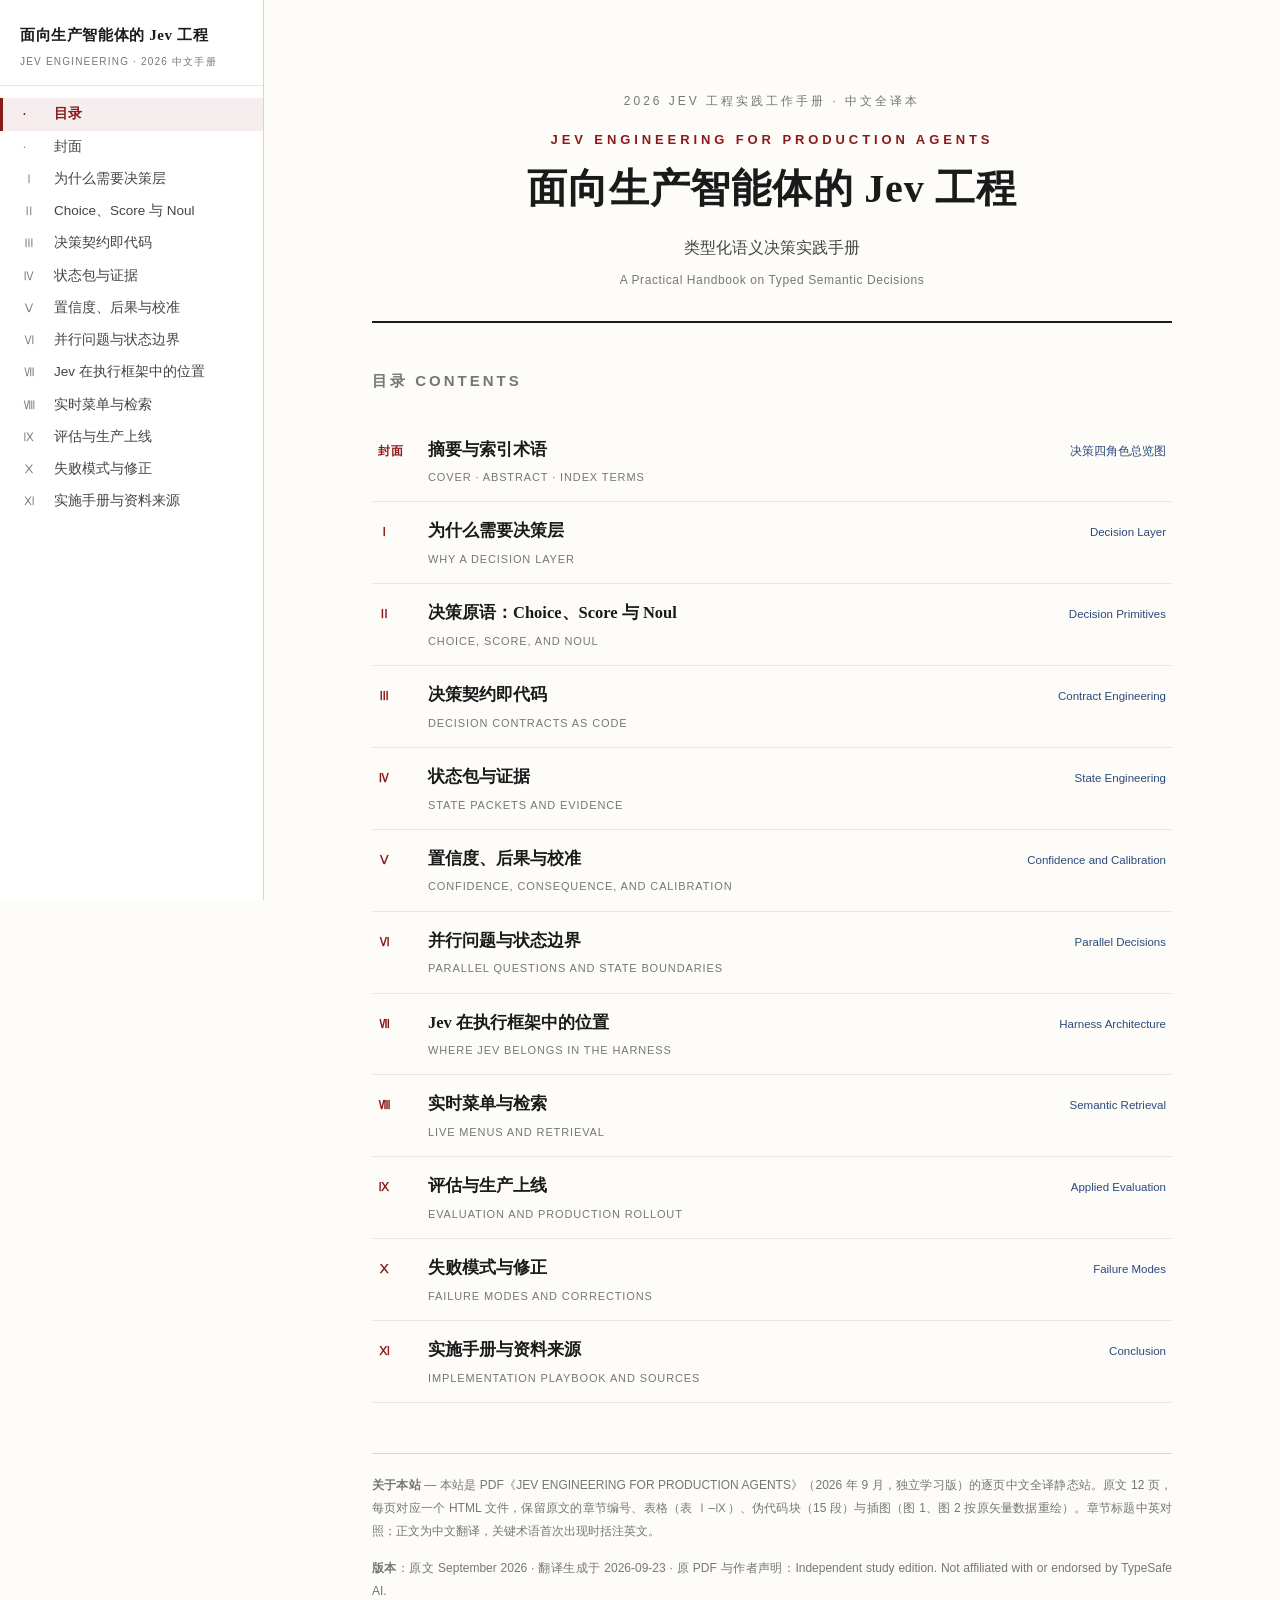
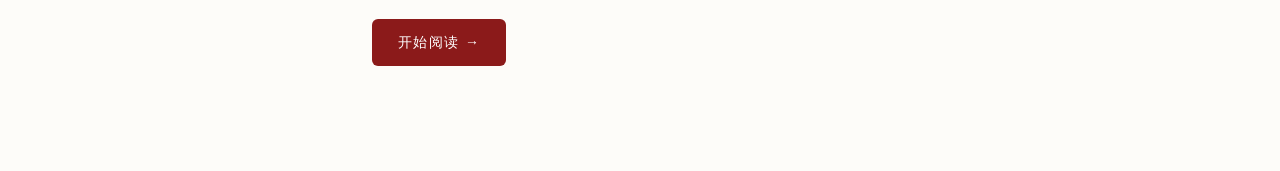
<file: index.html>
<!DOCTYPE html>
<html lang="zh-CN">
<head>
<meta charset="UTF-8">
<meta name="viewport" content="width=device-width, initial-scale=1.0">
<title>目录 · 面向生产智能体的 Jev 工程</title>
<link rel="stylesheet" href="style.css">
</head>
<body>
<div class="cover-index" style="max-width:880px;margin:0 auto;padding:50px 40px 90px;">
  <div class="masthead">
    <div class="series">2026 JEV 工程实践工作手册 · 中文全译本</div>
    <h1><span class="en">Jev Engineering for Production Agents</span>面向生产智能体的 Jev 工程</h1>
    <div class="sub">类型化语义决策实践手册</div>
    <div class="sub-en">A Practical Handbook on Typed Semantic Decisions</div>
  </div>

  <div class="toc">
    <h2>目录 CONTENTS</h2>
    <ol>
      <li><a href="page01.html"><span class="no">封面</span><span><span class="zh">摘要与索引术语</span><span class="en2">Cover · Abstract · Index Terms</span></span><span class="kick">决策四角色总览图</span></a></li>
      <li><a href="page02.html"><span class="no">Ⅰ</span><span><span class="zh">为什么需要决策层</span><span class="en2">Why a Decision Layer</span></span><span class="kick">Decision Layer</span></a></li>
      <li><a href="page03.html"><span class="no">Ⅱ</span><span><span class="zh">决策原语：Choice、Score 与 Noul</span><span class="en2">Choice, Score, and Noul</span></span><span class="kick">Decision Primitives</span></a></li>
      <li><a href="page04.html"><span class="no">Ⅲ</span><span><span class="zh">决策契约即代码</span><span class="en2">Decision Contracts as Code</span></span><span class="kick">Contract Engineering</span></a></li>
      <li><a href="page05.html"><span class="no">Ⅳ</span><span><span class="zh">状态包与证据</span><span class="en2">State Packets and Evidence</span></span><span class="kick">State Engineering</span></a></li>
      <li><a href="page06.html"><span class="no">Ⅴ</span><span><span class="zh">置信度、后果与校准</span><span class="en2">Confidence, Consequence, and Calibration</span></span><span class="kick">Confidence and Calibration</span></a></li>
      <li><a href="page07.html"><span class="no">Ⅵ</span><span><span class="zh">并行问题与状态边界</span><span class="en2">Parallel Questions and State Boundaries</span></span><span class="kick">Parallel Decisions</span></a></li>
      <li><a href="page08.html"><span class="no">Ⅶ</span><span><span class="zh">Jev 在执行框架中的位置</span><span class="en2">Where Jev Belongs in the Harness</span></span><span class="kick">Harness Architecture</span></a></li>
      <li><a href="page09.html"><span class="no">Ⅷ</span><span><span class="zh">实时菜单与检索</span><span class="en2">Live Menus and Retrieval</span></span><span class="kick">Semantic Retrieval</span></a></li>
      <li><a href="page10.html"><span class="no">Ⅸ</span><span><span class="zh">评估与生产上线</span><span class="en2">Evaluation and Production Rollout</span></span><span class="kick">Applied Evaluation</span></a></li>
      <li><a href="page11.html"><span class="no">Ⅹ</span><span><span class="zh">失败模式与修正</span><span class="en2">Failure Modes and Corrections</span></span><span class="kick">Failure Modes</span></a></li>
      <li><a href="page12.html"><span class="no">Ⅺ</span><span><span class="zh">实施手册与资料来源</span><span class="en2">Implementation Playbook and Sources</span></span><span class="kick">Conclusion</span></a></li>
    </ol>
  </div>

  <div class="site-meta">
    <p><b>关于本站</b> — 本站是 PDF《JEV ENGINEERING FOR PRODUCTION AGENTS》（2026 年 9 月，独立学习版）的逐页中文全译静态站。原文 12 页，每页对应一个 HTML 文件，保留原文的章节编号、表格（表 Ⅰ–Ⅸ）、伪代码块（15 段）与插图（图 1、图 2 按原矢量数据重绘）。章节标题中英对照；正文为中文翻译，关键术语首次出现时括注英文。</p>
    <p style="margin-top:8px;"><b>版本</b>：原文 September 2026 · 翻译生成于 2026-09-23 · 原 PDF 与作者声明：Independent study edition. Not affiliated with or endorsed by TypeSafe AI.</p>
    <p style="margin-top:16px;"><a href="page01.html" style="display:inline-block;background:#8b1a1a;color:#fff;text-decoration:none;padding:10px 26px;border-radius:6px;font-family:var(--sans);font-size:14px;letter-spacing:.1em;">开始阅读 →</a></p>
  </div>
</div>
<script src="nav.js"></script>
</body>
</html>
</file>
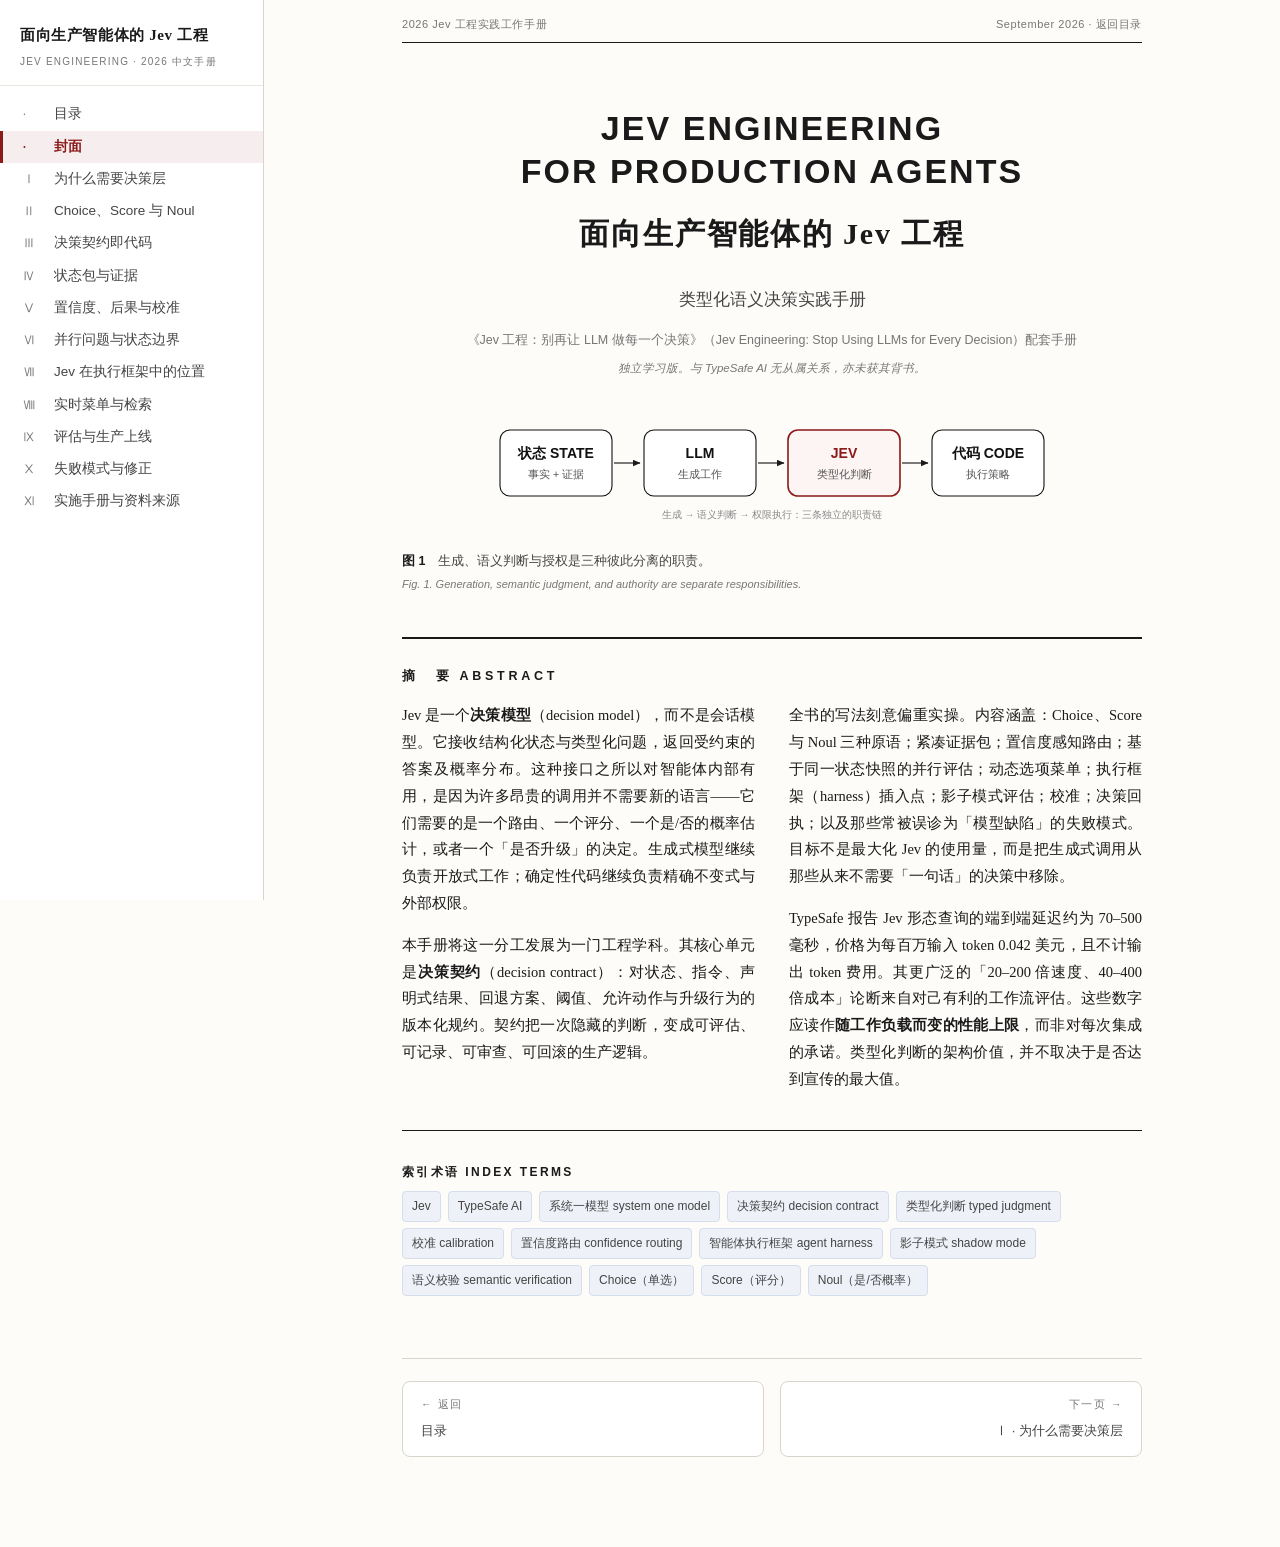
<file: page01.html>
<!DOCTYPE html>
<html lang="zh-CN">
<head>
<meta charset="UTF-8">
<meta name="viewport" content="width=device-width, initial-scale=1.0">
<title>封面 · 面向生产智能体的 Jev 工程</title>
<link rel="stylesheet" href="style.css">
</head>
<body>
<div class="page">
  <div class="running-head">
    <span>2026 Jev 工程实践工作手册</span>
    <span>September 2026 · <a href="index.html">返回目录</a></span>
  </div>

  <div class="paper-cover">
    <div class="title-en">JEV ENGINEERING<br>FOR PRODUCTION AGENTS</div>
    <div class="title-zh">面向生产智能体的 Jev 工程</div>
    <div class="subtitle">类型化语义决策实践手册</div>
    <div class="companion">《Jev 工程：别再让 LLM 做每一个决策》（Jev Engineering: Stop Using LLMs for Every Decision）配套手册</div>
    <div class="disclaimer">独立学习版。与 TypeSafe AI 无从属关系，亦未获其背书。</div>

    <!-- 图 1：按原 PDF 矢量数据重绘（四个圆角盒 + 箭头流水线） -->
    <figure>
      <svg viewBox="0 0 560 120" width="560" role="img" aria-label="图1 决策四角色">
        <defs>
          <marker id="arr" markerWidth="8" markerHeight="8" refX="6.5" refY="3" orient="auto">
            <path d="M0,0 L7,3 L0,6 Z" fill="#1a1a1a"/>
          </marker>
        </defs>
        <!-- STATE -->
        <rect x="8" y="20" width="112" height="66" rx="10" fill="#fff" stroke="#111" stroke-width="1.1"/>
        <text x="64" y="48" text-anchor="middle" font-family="Noto Sans SC, sans-serif" font-weight="700" font-size="14" fill="#111">状态 STATE</text>
        <text x="64" y="68" text-anchor="middle" font-family="Noto Sans SC, sans-serif" font-size="10.5" fill="#555">事实 + 证据</text>
        <!-- LLM -->
        <rect x="152" y="20" width="112" height="66" rx="10" fill="#fff" stroke="#111" stroke-width="1.1"/>
        <text x="208" y="48" text-anchor="middle" font-family="Noto Sans SC, sans-serif" font-weight="700" font-size="14" fill="#111">LLM</text>
        <text x="208" y="68" text-anchor="middle" font-family="Noto Sans SC, sans-serif" font-size="10.5" fill="#555">生成工作</text>
        <!-- JEV -->
        <rect x="296" y="20" width="112" height="66" rx="10" fill="#fdf4f4" stroke="#8b1a1a" stroke-width="1.6"/>
        <text x="352" y="48" text-anchor="middle" font-family="Noto Sans SC, sans-serif" font-weight="700" font-size="14" fill="#8b1a1a">JEV</text>
        <text x="352" y="68" text-anchor="middle" font-family="Noto Sans SC, sans-serif" font-size="10.5" fill="#555">类型化判断</text>
        <!-- CODE -->
        <rect x="440" y="20" width="112" height="66" rx="10" fill="#fff" stroke="#111" stroke-width="1.1"/>
        <text x="496" y="48" text-anchor="middle" font-family="Noto Sans SC, sans-serif" font-weight="700" font-size="14" fill="#111">代码 CODE</text>
        <text x="496" y="68" text-anchor="middle" font-family="Noto Sans SC, sans-serif" font-size="10.5" fill="#555">执行策略</text>
        <!-- 箭头 -->
        <line x1="122" y1="53" x2="148" y2="53" stroke="#111" stroke-width="1.1" marker-end="url(#arr)"/>
        <line x1="266" y1="53" x2="292" y2="53" stroke="#111" stroke-width="1.1" marker-end="url(#arr)"/>
        <line x1="410" y1="53" x2="436" y2="53" stroke="#111" stroke-width="1.1" marker-end="url(#arr)"/>
        <text x="280" y="108" text-anchor="middle" font-family="Noto Sans SC, sans-serif" font-size="9.5" fill="#888">生成 → 语义判断 → 权限执行：三条独立的职责链</text>
      </svg>
      <figcaption><b>图 1</b>　生成、语义判断与授权是三种彼此分离的职责。<span class="en">Fig. 1. Generation, semantic judgment, and authority are separate responsibilities.</span></figcaption>
    </figure>
  </div>

  <div class="abstract-box">
    <div class="ab-label">摘　要 ABSTRACT</div>
    <div class="cols">
      <div>
        <p>Jev 是一个<b>决策模型</b>（decision model），而不是会话模型。它接收结构化状态与类型化问题，返回受约束的答案及概率分布。这种接口之所以对智能体内部有用，是因为许多昂贵的调用并不需要新的语言——它们需要的是一个路由、一个评分、一个是/否的概率估计，或者一个「是否升级」的决定。生成式模型继续负责开放式工作；确定性代码继续负责精确不变式与外部权限。</p>
        <p>本手册将这一分工发展为一门工程学科。其核心单元是<b>决策契约</b>（decision contract）：对状态、指令、声明式结果、回退方案、阈值、允许动作与升级行为的版本化规约。契约把一次隐藏的判断，变成可评估、可记录、可审查、可回滚的生产逻辑。</p>
      </div>
      <div>
        <p>全书的写法刻意偏重实操。内容涵盖：Choice、Score 与 Noul 三种原语；紧凑证据包；置信度感知路由；基于同一状态快照的并行评估；动态选项菜单；执行框架（harness）插入点；影子模式评估；校准；决策回执；以及那些常被误诊为「模型缺陷」的失败模式。目标不是最大化 Jev 的使用量，而是把生成式调用从那些从来不需要「一句话」的决策中移除。</p>
        <p>TypeSafe 报告 Jev 形态查询的端到端延迟约为 70–500 毫秒，价格为每百万输入 token 0.042 美元，且不计输出 token 费用。其更广泛的「20–200 倍速度、40–400 倍成本」论断来自对己有利的工作流评估。这些数字应读作<b>随工作负载而变的性能上限</b>，而非对每次集成的承诺。类型化判断的架构价值，并不取决于是否达到宣传的最大值。</p>
      </div>
    </div>
  </div>

  <div class="index-terms">
    <div class="lbl">索引术语 INDEX TERMS</div>
    <div class="terms">
      <span>Jev</span><span>TypeSafe AI</span><span>系统一模型 system one model</span><span>决策契约 decision contract</span><span>类型化判断 typed judgment</span><span>校准 calibration</span><span>置信度路由 confidence routing</span><span>智能体执行框架 agent harness</span><span>影子模式 shadow mode</span><span>语义校验 semantic verification</span><span>Choice（单选）</span><span>Score（评分）</span><span>Noul（是/否概率）</span>
    </div>
  </div>

  <div class="pager">
    <a href="index.html"><span class="dir">← 返回</span>目录</a>
    <a class="next" href="page02.html"><span class="dir">下一页 →</span>Ⅰ · 为什么需要决策层</a>
  </div>
</div>
<script src="nav.js"></script>
</body>
</html>
</file>
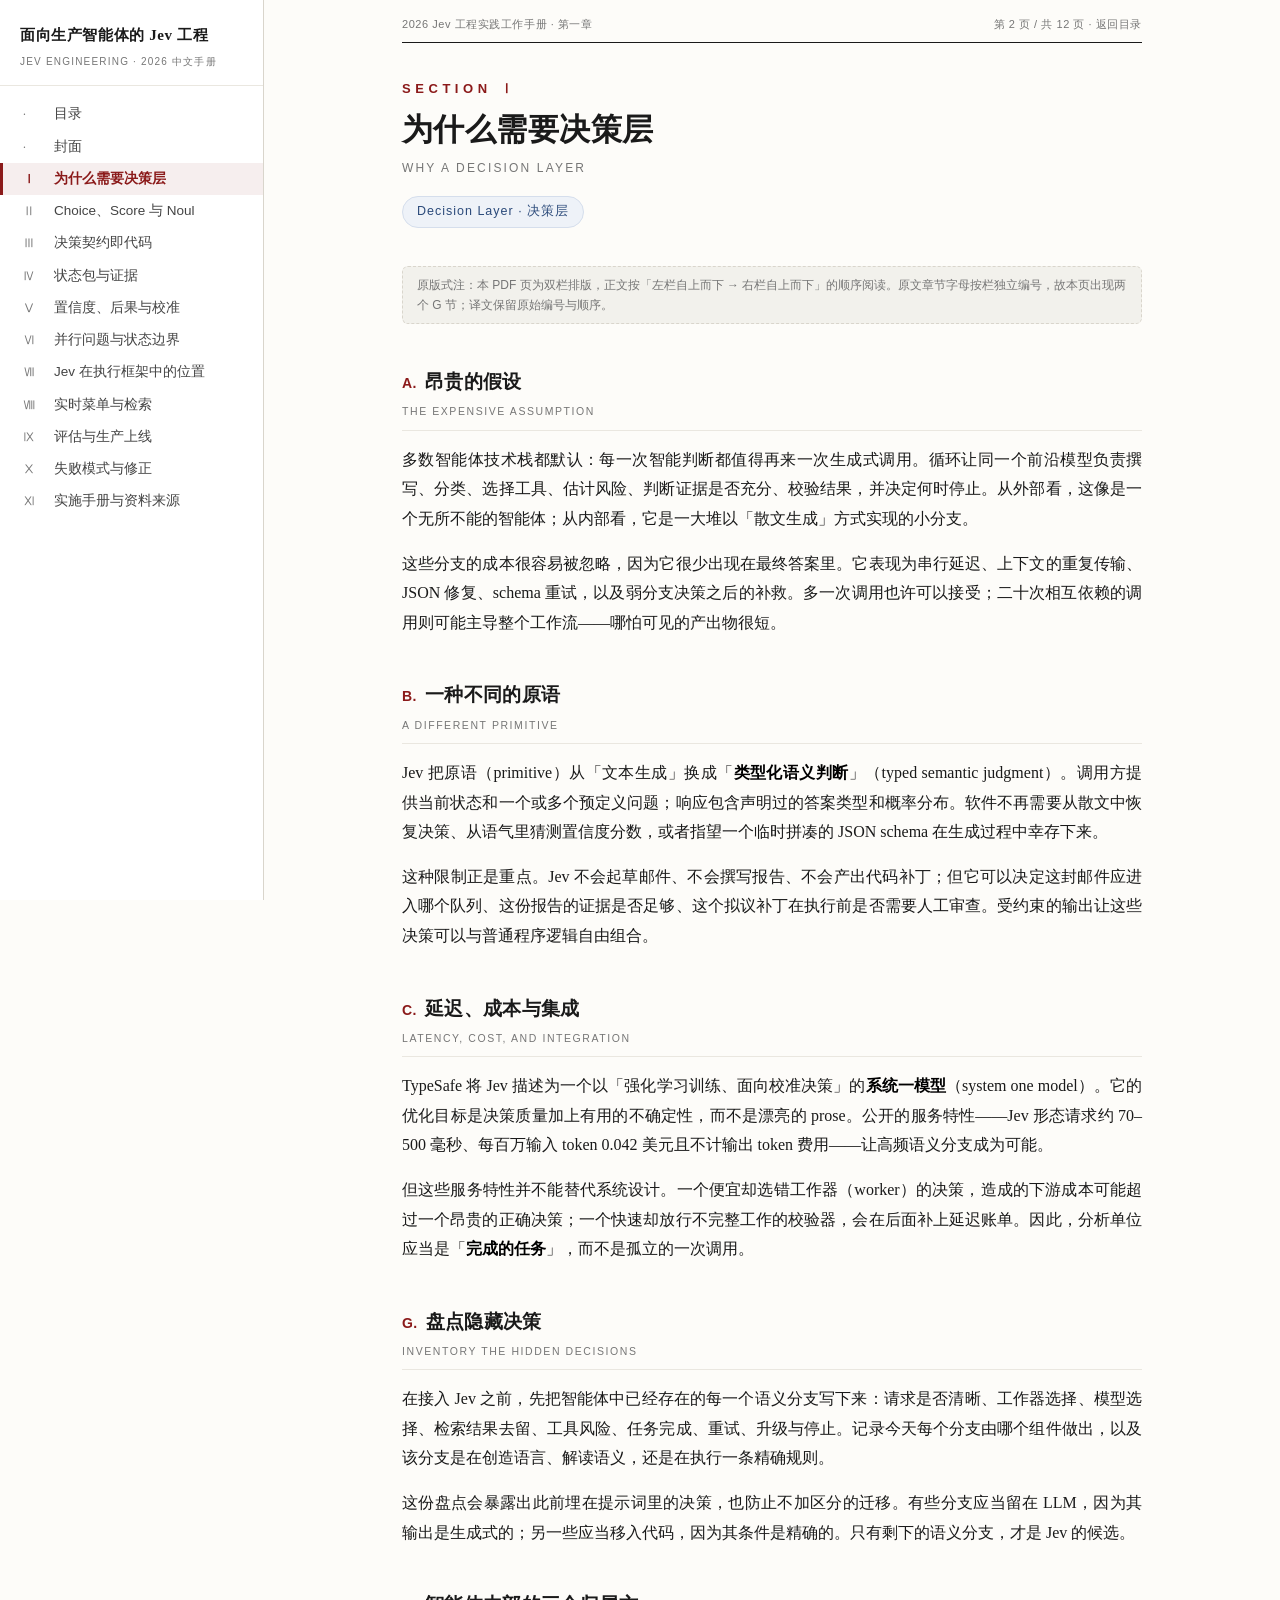
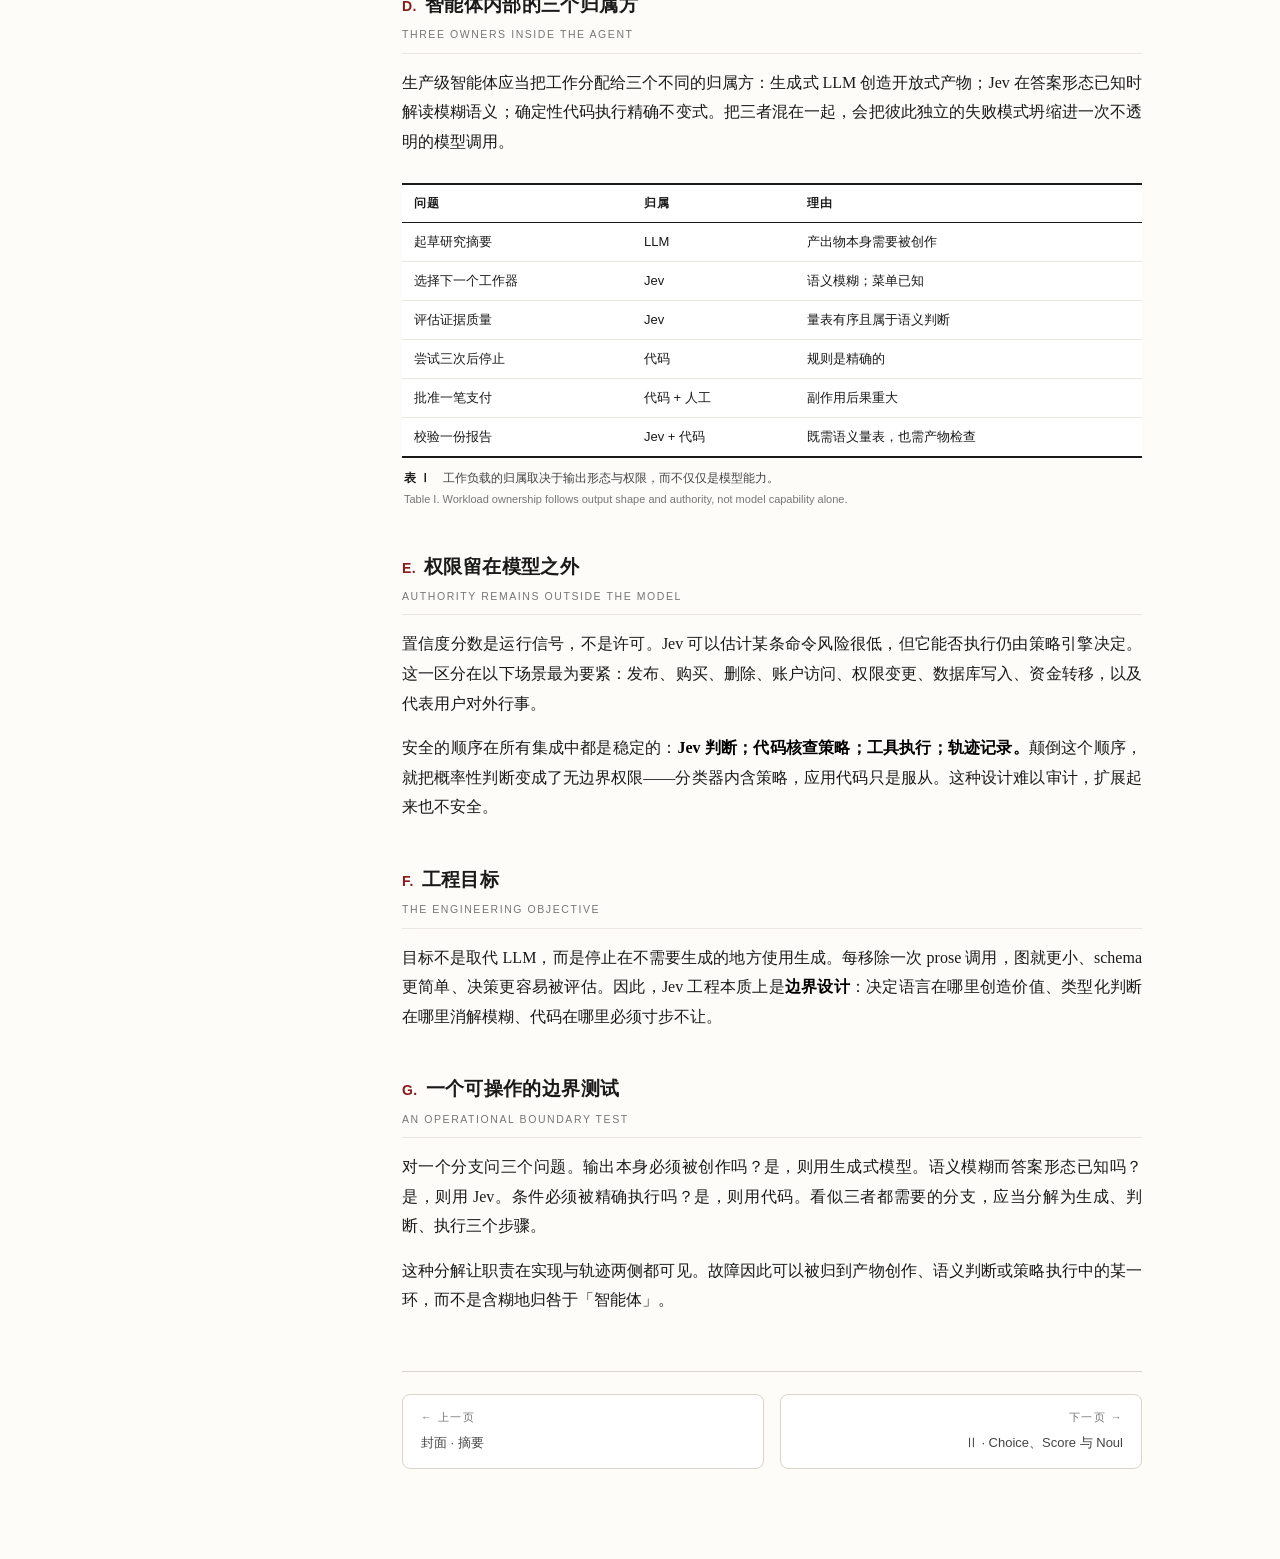
<file: page02.html>
<!DOCTYPE html>
<html lang="zh-CN">
<head>
<meta charset="UTF-8">
<meta name="viewport" content="width=device-width, initial-scale=1.0">
<title>Ⅰ · 为什么需要决策层 · Jev 工程中文手册</title>
<link rel="stylesheet" href="style.css">
</head>
<body>
<div class="page">
  <div class="running-head">
    <span>2026 Jev 工程实践工作手册 · 第一章</span>
    <span>第 2 页 / 共 12 页 · <a href="index.html">返回目录</a></span>
  </div>

  <div class="chapter-head">
    <div class="sec-no">SECTION Ⅰ</div>
    <h1>为什么需要决策层</h1>
    <div class="h1-en">Why a Decision Layer</div>
    <span class="kicker">Decision Layer · 决策层</span>
  </div>

  <div class="trans-note">原版式注：本 PDF 页为双栏排版，正文按「左栏自上而下 → 右栏自上而下」的顺序阅读。原文章节字母按栏独立编号，故本页出现两个 G 节；译文保留原始编号与顺序。</div>

  <h2><span class="letter">A.</span>昂贵的假设<span class="en">The Expensive Assumption</span></h2>
  <p>多数智能体技术栈都默认：每一次智能判断都值得再来一次生成式调用。循环让同一个前沿模型负责撰写、分类、选择工具、估计风险、判断证据是否充分、校验结果，并决定何时停止。从外部看，这像是一个无所不能的智能体；从内部看，它是一大堆以「散文生成」方式实现的小分支。</p>
  <p>这些分支的成本很容易被忽略，因为它很少出现在最终答案里。它表现为串行延迟、上下文的重复传输、JSON 修复、schema 重试，以及弱分支决策之后的补救。多一次调用也许可以接受；二十次相互依赖的调用则可能主导整个工作流——哪怕可见的产出物很短。</p>

  <h2><span class="letter">B.</span>一种不同的原语<span class="en">A Different Primitive</span></h2>
  <p>Jev 把原语（primitive）从「文本生成」换成「<strong>类型化语义判断</strong>」（typed semantic judgment）。调用方提供当前状态和一个或多个预定义问题；响应包含声明过的答案类型和概率分布。软件不再需要从散文中恢复决策、从语气里猜测置信度分数，或者指望一个临时拼凑的 JSON schema 在生成过程中幸存下来。</p>
  <p>这种限制正是重点。Jev 不会起草邮件、不会撰写报告、不会产出代码补丁；但它可以决定这封邮件应进入哪个队列、这份报告的证据是否足够、这个拟议补丁在执行前是否需要人工审查。受约束的输出让这些决策可以与普通程序逻辑自由组合。</p>

  <h2><span class="letter">C.</span>延迟、成本与集成<span class="en">Latency, Cost, and Integration</span></h2>
  <p>TypeSafe 将 Jev 描述为一个以「强化学习训练、面向校准决策」的<strong>系统一模型</strong>（system one model）。它的优化目标是决策质量加上有用的不确定性，而不是漂亮的 prose。公开的服务特性——Jev 形态请求约 70–500 毫秒、每百万输入 token 0.042 美元且不计输出 token 费用——让高频语义分支成为可能。</p>
  <p>但这些服务特性并不能替代系统设计。一个便宜却选错工作器（worker）的决策，造成的下游成本可能超过一个昂贵的正确决策；一个快速却放行不完整工作的校验器，会在后面补上延迟账单。因此，分析单位应当是「<strong>完成的任务</strong>」，而不是孤立的一次调用。</p>

  <h2><span class="letter">G.</span>盘点隐藏决策<span class="en">Inventory the Hidden Decisions</span></h2>
  <p>在接入 Jev 之前，先把智能体中已经存在的每一个语义分支写下来：请求是否清晰、工作器选择、模型选择、检索结果去留、工具风险、任务完成、重试、升级与停止。记录今天每个分支由哪个组件做出，以及该分支是在创造语言、解读语义，还是在执行一条精确规则。</p>
  <p>这份盘点会暴露出此前埋在提示词里的决策，也防止不加区分的迁移。有些分支应当留在 LLM，因为其输出是生成式的；另一些应当移入代码，因为其条件是精确的。只有剩下的语义分支，才是 Jev 的候选。</p>

  <h2><span class="letter">D.</span>智能体内部的三个归属方<span class="en">Three Owners Inside the Agent</span></h2>
  <p>生产级智能体应当把工作分配给三个不同的归属方：生成式 LLM 创造开放式产物；Jev 在答案形态已知时解读模糊语义；确定性代码执行精确不变式。把三者混在一起，会把彼此独立的失败模式坍缩进一次不透明的模型调用。</p>

  <div class="tbl-wrap">
    <table class="paper">
      <thead><tr><th>问题</th><th>归属</th><th>理由</th></tr></thead>
      <tbody>
        <tr><td>起草研究摘要</td><td>LLM</td><td>产出物本身需要被创作</td></tr>
        <tr><td>选择下一个工作器</td><td>Jev</td><td>语义模糊；菜单已知</td></tr>
        <tr><td>评估证据质量</td><td>Jev</td><td>量表有序且属于语义判断</td></tr>
        <tr><td>尝试三次后停止</td><td>代码</td><td>规则是精确的</td></tr>
        <tr><td>批准一笔支付</td><td>代码 + 人工</td><td>副作用后果重大</td></tr>
        <tr><td>校验一份报告</td><td>Jev + 代码</td><td>既需语义量表，也需产物检查</td></tr>
      </tbody>
    </table>
    <div class="caption"><b>表 Ⅰ</b>　工作负载的归属取决于输出形态与权限，而不仅仅是模型能力。<br><span style="color:var(--ink-faint);font-size:11px;">Table I. Workload ownership follows output shape and authority, not model capability alone.</span></div>
  </div>

  <h2><span class="letter">E.</span>权限留在模型之外<span class="en">Authority Remains Outside the Model</span></h2>
  <p>置信度分数是运行信号，不是许可。Jev 可以估计某条命令风险很低，但它能否执行仍由策略引擎决定。这一区分在以下场景最为要紧：发布、购买、删除、账户访问、权限变更、数据库写入、资金转移，以及代表用户对外行事。</p>
  <p>安全的顺序在所有集成中都是稳定的：<strong>Jev 判断；代码核查策略；工具执行；轨迹记录。</strong>颠倒这个顺序，就把概率性判断变成了无边界权限——分类器内含策略，应用代码只是服从。这种设计难以审计，扩展起来也不安全。</p>

  <h2><span class="letter">F.</span>工程目标<span class="en">The Engineering Objective</span></h2>
  <p>目标不是取代 LLM，而是停止在不需要生成的地方使用生成。每移除一次 prose 调用，图就更小、schema 更简单、决策更容易被评估。因此，Jev 工程本质上是<strong>边界设计</strong>：决定语言在哪里创造价值、类型化判断在哪里消解模糊、代码在哪里必须寸步不让。</p>

  <h2><span class="letter">G.</span>一个可操作的边界测试<span class="en">An Operational Boundary Test</span></h2>
  <p>对一个分支问三个问题。输出本身必须被创作吗？是，则用生成式模型。语义模糊而答案形态已知吗？是，则用 Jev。条件必须被精确执行吗？是，则用代码。看似三者都需要的分支，应当分解为生成、判断、执行三个步骤。</p>
  <p>这种分解让职责在实现与轨迹两侧都可见。故障因此可以被归到产物创作、语义判断或策略执行中的某一环，而不是含糊地归咎于「智能体」。</p>

  <div class="pager">
    <a href="page01.html"><span class="dir">← 上一页</span>封面 · 摘要</a>
    <a class="next" href="page03.html"><span class="dir">下一页 →</span>Ⅱ · Choice、Score 与 Noul</a>
  </div>
</div>
<script src="nav.js"></script>
</body>
</html>
</file>
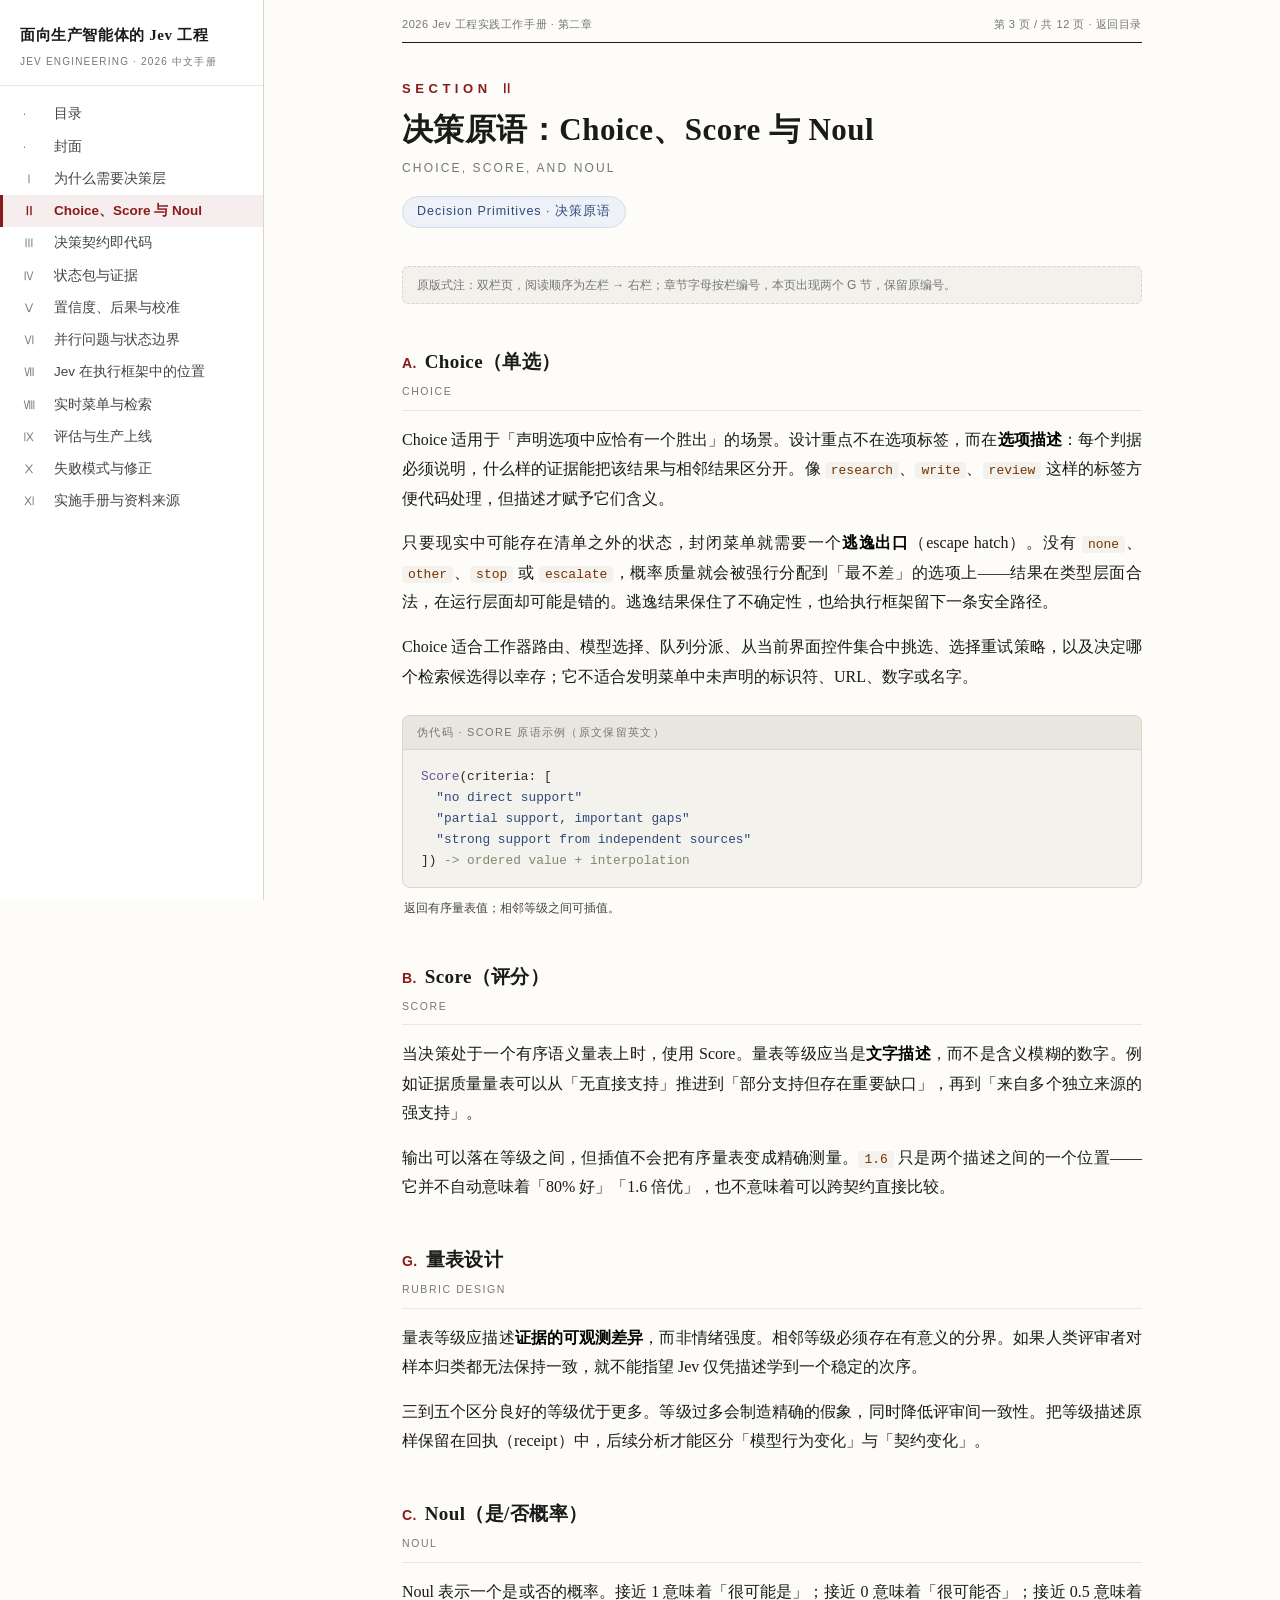
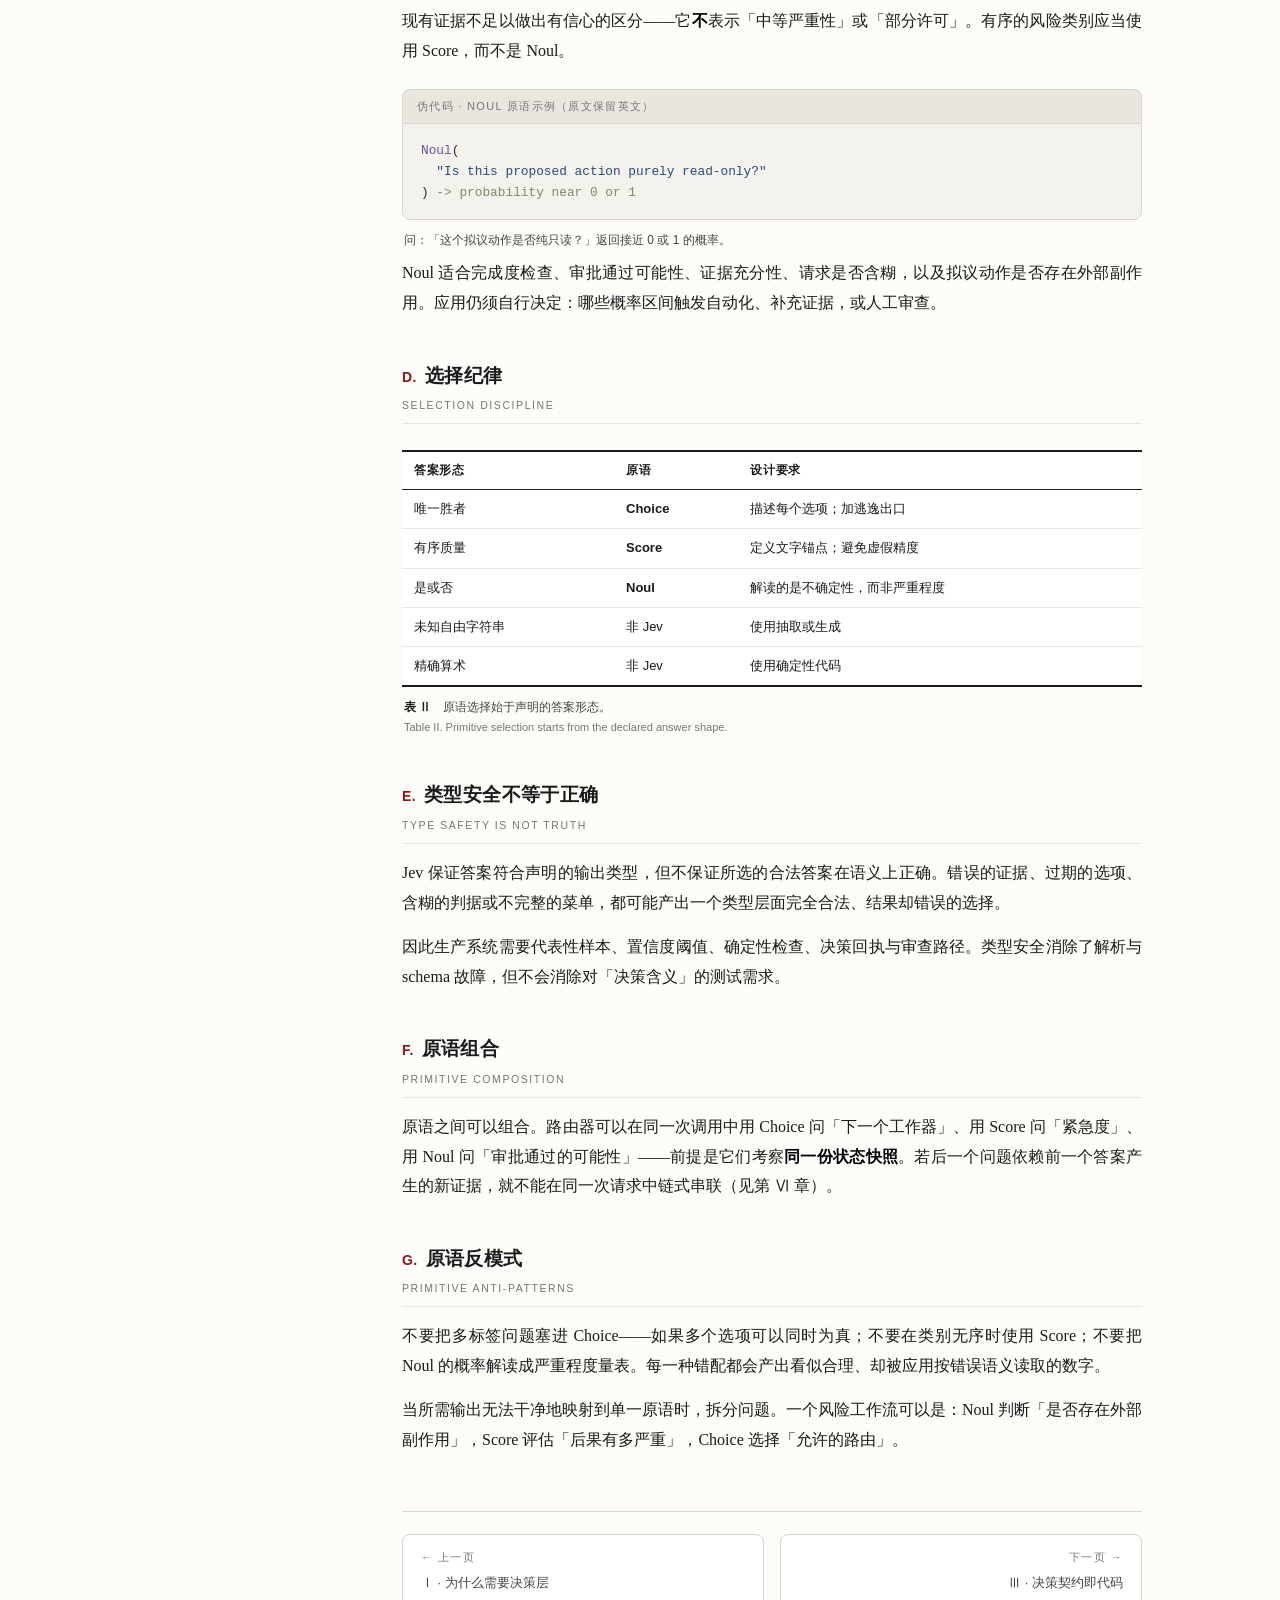
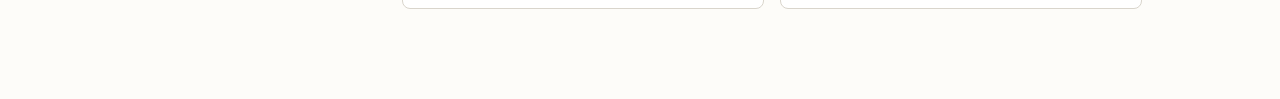
<file: page03.html>
<!DOCTYPE html>
<html lang="zh-CN">
<head>
<meta charset="UTF-8">
<meta name="viewport" content="width=device-width, initial-scale=1.0">
<title>Ⅱ · 决策原语：Choice、Score 与 Noul · Jev 工程中文手册</title>
<link rel="stylesheet" href="style.css">
</head>
<body>
<div class="page">
  <div class="running-head">
    <span>2026 Jev 工程实践工作手册 · 第二章</span>
    <span>第 3 页 / 共 12 页 · <a href="index.html">返回目录</a></span>
  </div>

  <div class="chapter-head">
    <div class="sec-no">SECTION Ⅱ</div>
    <h1>决策原语：Choice、Score 与 Noul</h1>
    <div class="h1-en">Choice, Score, and Noul</div>
    <span class="kicker">Decision Primitives · 决策原语</span>
  </div>

  <div class="trans-note">原版式注：双栏页，阅读顺序为左栏 → 右栏；章节字母按栏编号，本页出现两个 G 节，保留原编号。</div>

  <h2><span class="letter">A.</span>Choice（单选）<span class="en">Choice</span></h2>
  <p>Choice 适用于「声明选项中应恰有一个胜出」的场景。设计重点不在选项标签，而在<strong>选项描述</strong>：每个判据必须说明，什么样的证据能把该结果与相邻结果区分开。像 <code>research</code>、<code>write</code>、<code>review</code> 这样的标签方便代码处理，但描述才赋予它们含义。</p>
  <p>只要现实中可能存在清单之外的状态，封闭菜单就需要一个<strong>逃逸出口</strong>（escape hatch）。没有 <code>none</code>、<code>other</code>、<code>stop</code> 或 <code>escalate</code>，概率质量就会被强行分配到「最不差」的选项上——结果在类型层面合法，在运行层面却可能是错的。逃逸结果保住了不确定性，也给执行框架留下一条安全路径。</p>
  <p>Choice 适合工作器路由、模型选择、队列分派、从当前界面控件集合中挑选、选择重试策略，以及决定哪个检索候选得以幸存；它不适合发明菜单中未声明的标识符、URL、数字或名字。</p>

  <div class="code-wrap">
    <div class="code-head">伪代码 · Score 原语示例（原文保留英文）</div>
    <pre class="code"><span class="fn">Score</span>(criteria: [
  <span class="st">"no direct support"</span>
  <span class="st">"partial support, important gaps"</span>
  <span class="st">"strong support from independent sources"</span>
]) <span class="cm">-&gt; ordered value + interpolation</span></pre>
    <div class="caption">返回有序量表值；相邻等级之间可插值。</div>
  </div>

  <h2><span class="letter">B.</span>Score（评分）<span class="en">Score</span></h2>
  <p>当决策处于一个有序语义量表上时，使用 Score。量表等级应当是<strong>文字描述</strong>，而不是含义模糊的数字。例如证据质量量表可以从「无直接支持」推进到「部分支持但存在重要缺口」，再到「来自多个独立来源的强支持」。</p>
  <p>输出可以落在等级之间，但插值不会把有序量表变成精确测量。<code>1.6</code> 只是两个描述之间的一个位置——它并不自动意味着「80% 好」「1.6 倍优」，也不意味着可以跨契约直接比较。</p>

  <h2><span class="letter">G.</span>量表设计<span class="en">Rubric Design</span></h2>
  <p>量表等级应描述<strong>证据的可观测差异</strong>，而非情绪强度。相邻等级必须存在有意义的分界。如果人类评审者对样本归类都无法保持一致，就不能指望 Jev 仅凭描述学到一个稳定的次序。</p>
  <p>三到五个区分良好的等级优于更多。等级过多会制造精确的假象，同时降低评审间一致性。把等级描述原样保留在回执（receipt）中，后续分析才能区分「模型行为变化」与「契约变化」。</p>

  <h2><span class="letter">C.</span>Noul（是/否概率）<span class="en">Noul</span></h2>
  <p>Noul 表示一个是或否的概率。接近 1 意味着「很可能是」；接近 0 意味着「很可能否」；接近 0.5 意味着现有证据不足以做出有信心的区分——它<strong>不</strong>表示「中等严重性」或「部分许可」。有序的风险类别应当使用 Score，而不是 Noul。</p>

  <div class="code-wrap">
    <div class="code-head">伪代码 · Noul 原语示例（原文保留英文）</div>
    <pre class="code"><span class="fn">Noul</span>(
  <span class="st">"Is this proposed action purely read-only?"</span>
) <span class="cm">-&gt; probability near 0 or 1</span></pre>
    <div class="caption">问：「这个拟议动作是否纯只读？」返回接近 0 或 1 的概率。</div>
  </div>

  <p>Noul 适合完成度检查、审批通过可能性、证据充分性、请求是否含糊，以及拟议动作是否存在外部副作用。应用仍须自行决定：哪些概率区间触发自动化、补充证据，或人工审查。</p>

  <h2><span class="letter">D.</span>选择纪律<span class="en">Selection Discipline</span></h2>

  <div class="tbl-wrap">
    <table class="paper">
      <thead><tr><th>答案形态</th><th>原语</th><th>设计要求</th></tr></thead>
      <tbody>
        <tr><td>唯一胜者</td><td><b>Choice</b></td><td>描述每个选项；加逃逸出口</td></tr>
        <tr><td>有序质量</td><td><b>Score</b></td><td>定义文字锚点；避免虚假精度</td></tr>
        <tr><td>是或否</td><td><b>Noul</b></td><td>解读的是不确定性，而非严重程度</td></tr>
        <tr><td>未知自由字符串</td><td>非 Jev</td><td>使用抽取或生成</td></tr>
        <tr><td>精确算术</td><td>非 Jev</td><td>使用确定性代码</td></tr>
      </tbody>
    </table>
    <div class="caption"><b>表 Ⅱ</b>　原语选择始于声明的答案形态。<br><span style="color:var(--ink-faint);font-size:11px;">Table II. Primitive selection starts from the declared answer shape.</span></div>
  </div>

  <h2><span class="letter">E.</span>类型安全不等于正确<span class="en">Type Safety Is Not Truth</span></h2>
  <p>Jev 保证答案符合声明的输出类型，但不保证所选的合法答案在语义上正确。错误的证据、过期的选项、含糊的判据或不完整的菜单，都可能产出一个类型层面完全合法、结果却错误的选择。</p>
  <p>因此生产系统需要代表性样本、置信度阈值、确定性检查、决策回执与审查路径。类型安全消除了解析与 schema 故障，但不会消除对「决策含义」的测试需求。</p>

  <h2><span class="letter">F.</span>原语组合<span class="en">Primitive Composition</span></h2>
  <p>原语之间可以组合。路由器可以在同一次调用中用 Choice 问「下一个工作器」、用 Score 问「紧急度」、用 Noul 问「审批通过的可能性」——前提是它们考察<strong>同一份状态快照</strong>。若后一个问题依赖前一个答案产生的新证据，就不能在同一次请求中链式串联（见第 Ⅵ 章）。</p>

  <h2><span class="letter">G.</span>原语反模式<span class="en">Primitive Anti-Patterns</span></h2>
  <p>不要把多标签问题塞进 Choice——如果多个选项可以同时为真；不要在类别无序时使用 Score；不要把 Noul 的概率解读成严重程度量表。每一种错配都会产出看似合理、却被应用按错误语义读取的数字。</p>
  <p>当所需输出无法干净地映射到单一原语时，拆分问题。一个风险工作流可以是：Noul 判断「是否存在外部副作用」，Score 评估「后果有多严重」，Choice 选择「允许的路由」。</p>

  <div class="pager">
    <a href="page02.html"><span class="dir">← 上一页</span>Ⅰ · 为什么需要决策层</a>
    <a class="next" href="page04.html"><span class="dir">下一页 →</span>Ⅲ · 决策契约即代码</a>
  </div>
</div>
<script src="nav.js"></script>
</body>
</html>
</file>
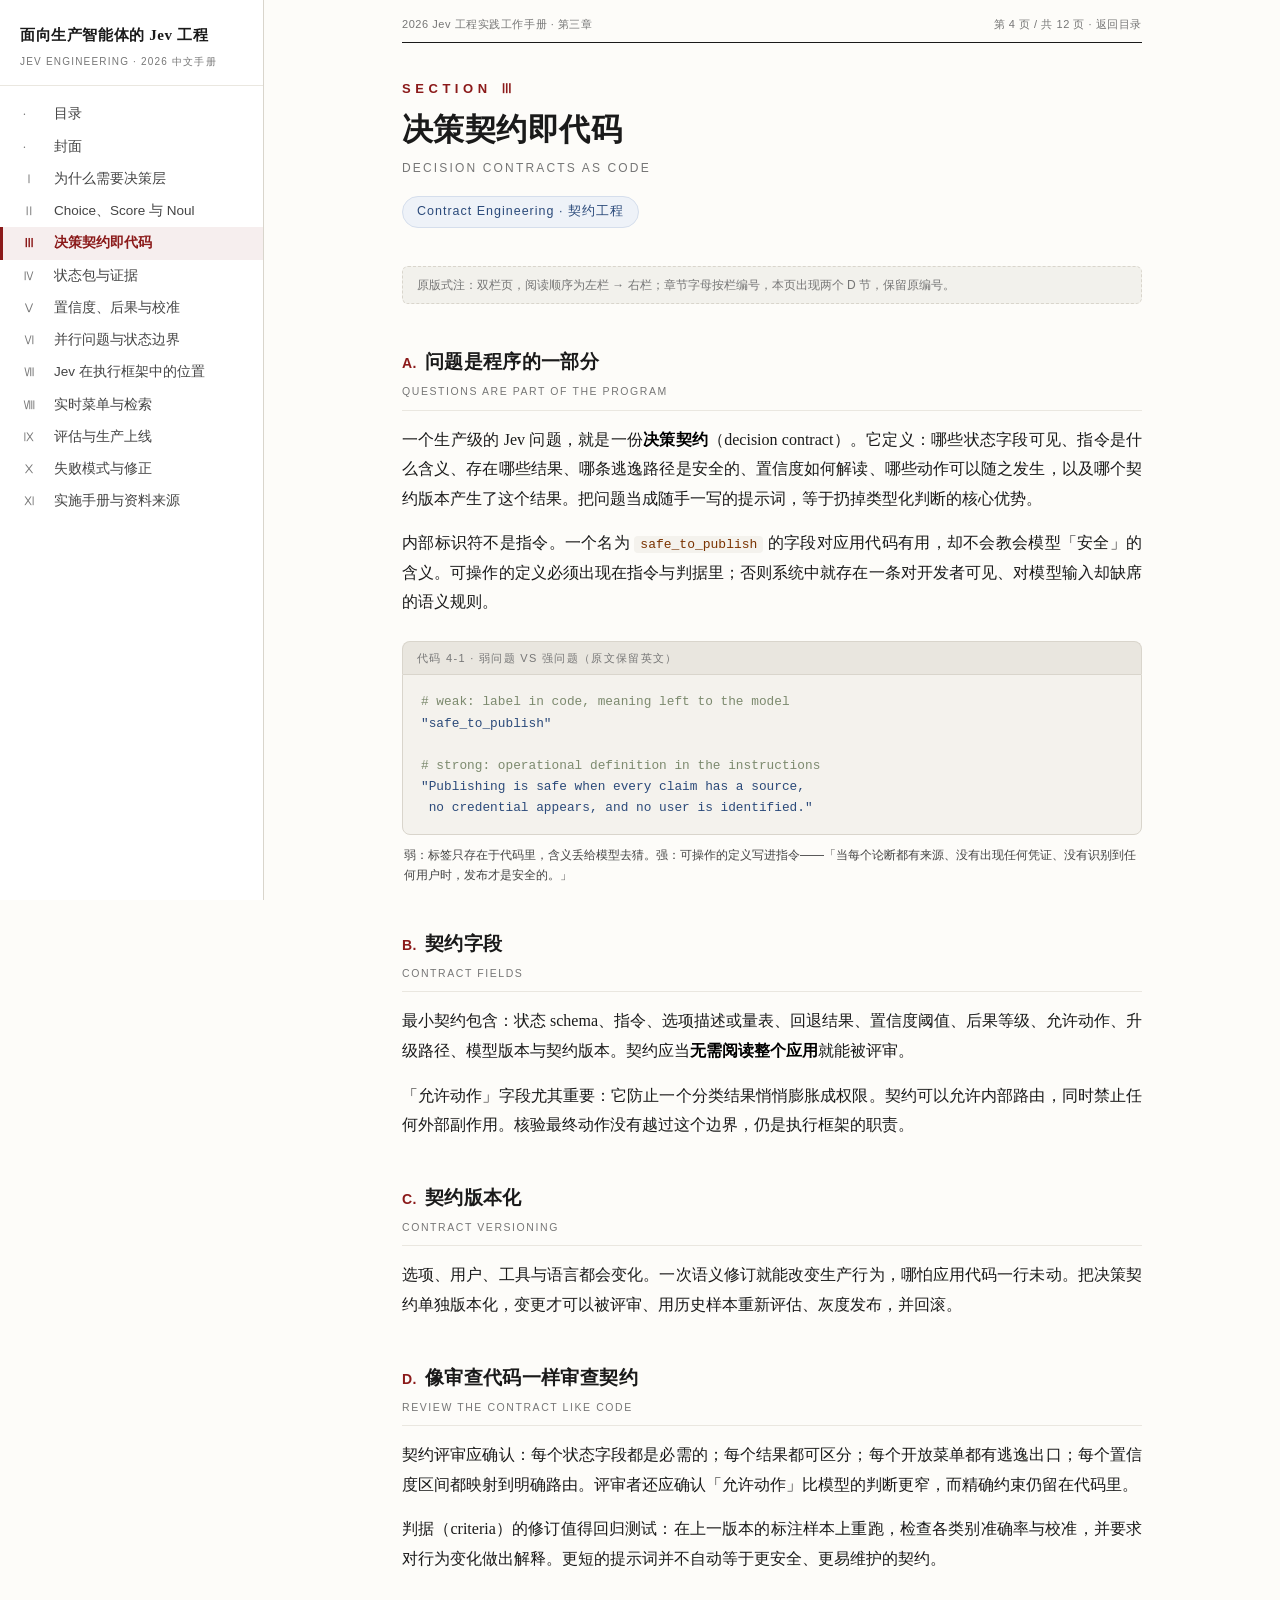
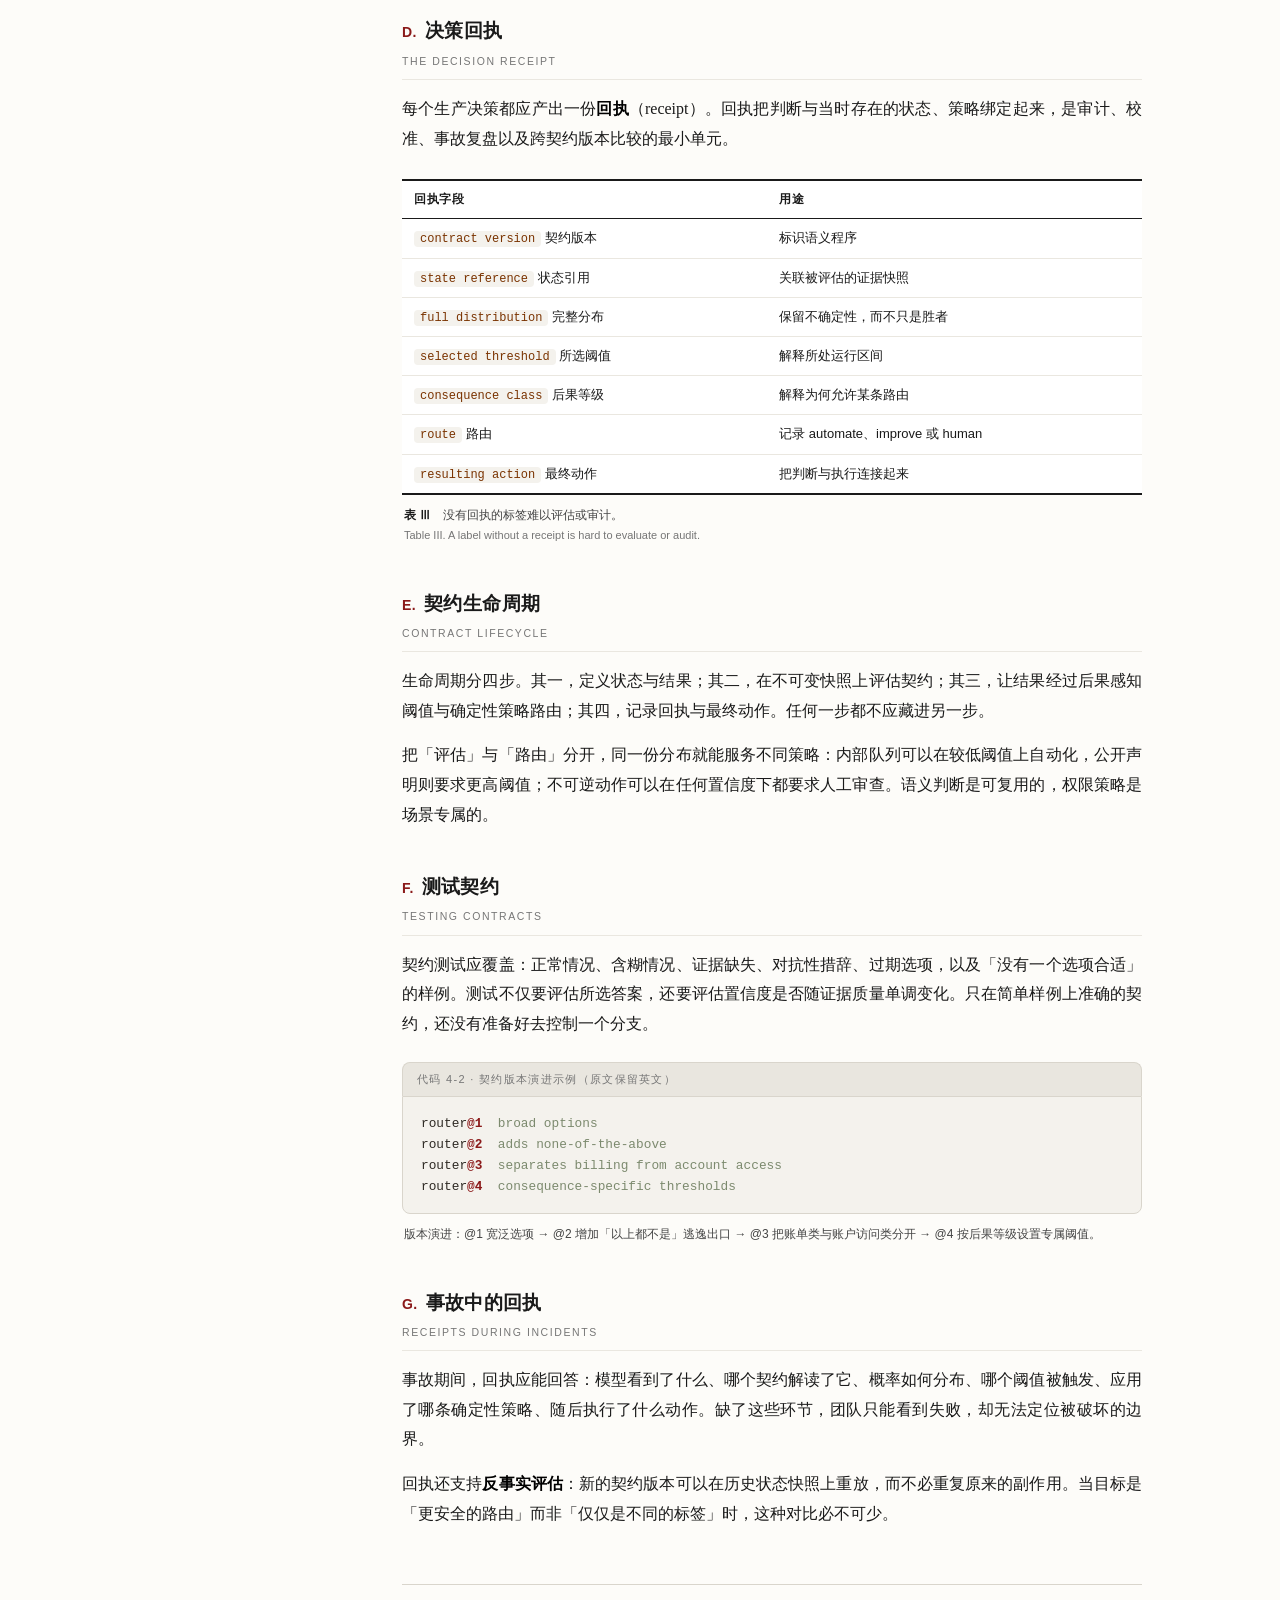
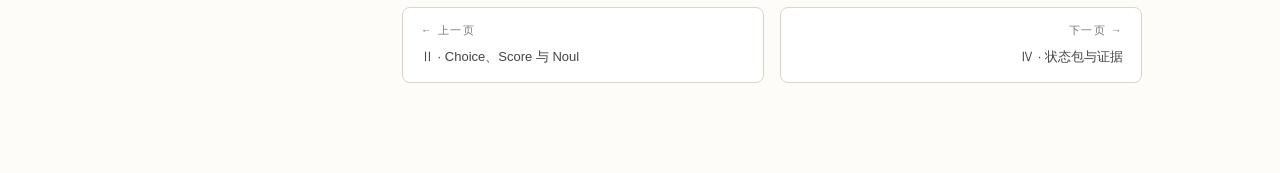
<file: page04.html>
<!DOCTYPE html>
<html lang="zh-CN">
<head>
<meta charset="UTF-8">
<meta name="viewport" content="width=device-width, initial-scale=1.0">
<title>Ⅲ · 决策契约即代码 · Jev 工程中文手册</title>
<link rel="stylesheet" href="style.css">
</head>
<body>
<div class="page">
  <div class="running-head">
    <span>2026 Jev 工程实践工作手册 · 第三章</span>
    <span>第 4 页 / 共 12 页 · <a href="index.html">返回目录</a></span>
  </div>

  <div class="chapter-head">
    <div class="sec-no">SECTION Ⅲ</div>
    <h1>决策契约即代码</h1>
    <div class="h1-en">Decision Contracts as Code</div>
    <span class="kicker">Contract Engineering · 契约工程</span>
  </div>

  <div class="trans-note">原版式注：双栏页，阅读顺序为左栏 → 右栏；章节字母按栏编号，本页出现两个 D 节，保留原编号。</div>

  <h2><span class="letter">A.</span>问题是程序的一部分<span class="en">Questions Are Part of the Program</span></h2>
  <p>一个生产级的 Jev 问题，就是一份<strong>决策契约</strong>（decision contract）。它定义：哪些状态字段可见、指令是什么含义、存在哪些结果、哪条逃逸路径是安全的、置信度如何解读、哪些动作可以随之发生，以及哪个契约版本产生了这个结果。把问题当成随手一写的提示词，等于扔掉类型化判断的核心优势。</p>
  <p>内部标识符不是指令。一个名为 <code>safe_to_publish</code> 的字段对应用代码有用，却不会教会模型「安全」的含义。可操作的定义必须出现在指令与判据里；否则系统中就存在一条对开发者可见、对模型输入却缺席的语义规则。</p>

  <div class="code-wrap">
    <div class="code-head">代码 4-1 · 弱问题 vs 强问题（原文保留英文）</div>
    <pre class="code"><span class="cm"># weak: label in code, meaning left to the model</span>
<span class="st">"safe_to_publish"</span>

<span class="cm"># strong: operational definition in the instructions</span>
<span class="st">"Publishing is safe when every claim has a source,</span>
<span class="st"> no credential appears, and no user is identified."</span></pre>
    <div class="caption">弱：标签只存在于代码里，含义丢给模型去猜。强：可操作的定义写进指令——「当每个论断都有来源、没有出现任何凭证、没有识别到任何用户时，发布才是安全的。」</div>
  </div>

  <h2><span class="letter">B.</span>契约字段<span class="en">Contract Fields</span></h2>
  <p>最小契约包含：状态 schema、指令、选项描述或量表、回退结果、置信度阈值、后果等级、允许动作、升级路径、模型版本与契约版本。契约应当<strong>无需阅读整个应用</strong>就能被评审。</p>
  <p>「允许动作」字段尤其重要：它防止一个分类结果悄悄膨胀成权限。契约可以允许内部路由，同时禁止任何外部副作用。核验最终动作没有越过这个边界，仍是执行框架的职责。</p>

  <h2><span class="letter">C.</span>契约版本化<span class="en">Contract Versioning</span></h2>
  <p>选项、用户、工具与语言都会变化。一次语义修订就能改变生产行为，哪怕应用代码一行未动。把决策契约单独版本化，变更才可以被评审、用历史样本重新评估、灰度发布，并回滚。</p>

  <h2><span class="letter">D.</span>像审查代码一样审查契约<span class="en">Review the Contract Like Code</span></h2>
  <p>契约评审应确认：每个状态字段都是必需的；每个结果都可区分；每个开放菜单都有逃逸出口；每个置信度区间都映射到明确路由。评审者还应确认「允许动作」比模型的判断更窄，而精确约束仍留在代码里。</p>
  <p>判据（criteria）的修订值得回归测试：在上一版本的标注样本上重跑，检查各类别准确率与校准，并要求对行为变化做出解释。更短的提示词并不自动等于更安全、更易维护的契约。</p>

  <h2><span class="letter">D.</span>决策回执<span class="en">The Decision Receipt</span></h2>
  <p>每个生产决策都应产出一份<strong>回执</strong>（receipt）。回执把判断与当时存在的状态、策略绑定起来，是审计、校准、事故复盘以及跨契约版本比较的最小单元。</p>

  <div class="tbl-wrap">
    <table class="paper">
      <thead><tr><th>回执字段</th><th>用途</th></tr></thead>
      <tbody>
        <tr><td><code>contract version</code> 契约版本</td><td>标识语义程序</td></tr>
        <tr><td><code>state reference</code> 状态引用</td><td>关联被评估的证据快照</td></tr>
        <tr><td><code>full distribution</code> 完整分布</td><td>保留不确定性，而不只是胜者</td></tr>
        <tr><td><code>selected threshold</code> 所选阈值</td><td>解释所处运行区间</td></tr>
        <tr><td><code>consequence class</code> 后果等级</td><td>解释为何允许某条路由</td></tr>
        <tr><td><code>route</code> 路由</td><td>记录 automate、improve 或 human</td></tr>
        <tr><td><code>resulting action</code> 最终动作</td><td>把判断与执行连接起来</td></tr>
      </tbody>
    </table>
    <div class="caption"><b>表 Ⅲ</b>　没有回执的标签难以评估或审计。<br><span style="color:var(--ink-faint);font-size:11px;">Table III. A label without a receipt is hard to evaluate or audit.</span></div>
  </div>

  <h2><span class="letter">E.</span>契约生命周期<span class="en">Contract Lifecycle</span></h2>
  <p>生命周期分四步。其一，定义状态与结果；其二，在不可变快照上评估契约；其三，让结果经过后果感知阈值与确定性策略路由；其四，记录回执与最终动作。任何一步都不应藏进另一步。</p>
  <p>把「评估」与「路由」分开，同一份分布就能服务不同策略：内部队列可以在较低阈值上自动化，公开声明则要求更高阈值；不可逆动作可以在任何置信度下都要求人工审查。语义判断是可复用的，权限策略是场景专属的。</p>

  <h2><span class="letter">F.</span>测试契约<span class="en">Testing Contracts</span></h2>
  <p>契约测试应覆盖：正常情况、含糊情况、证据缺失、对抗性措辞、过期选项，以及「没有一个选项合适」的样例。测试不仅要评估所选答案，还要评估置信度是否随证据质量单调变化。只在简单样例上准确的契约，还没有准备好去控制一个分支。</p>

  <div class="code-wrap">
    <div class="code-head">代码 4-2 · 契约版本演进示例（原文保留英文）</div>
    <pre class="code">router<span class="kw">@1</span>  <span class="cm">broad options</span>
router<span class="kw">@2</span>  <span class="cm">adds none-of-the-above</span>
router<span class="kw">@3</span>  <span class="cm">separates billing from account access</span>
router<span class="kw">@4</span>  <span class="cm">consequence-specific thresholds</span></pre>
    <div class="caption">版本演进：@1 宽泛选项 → @2 增加「以上都不是」逃逸出口 → @3 把账单类与账户访问类分开 → @4 按后果等级设置专属阈值。</div>
  </div>

  <h2><span class="letter">G.</span>事故中的回执<span class="en">Receipts During Incidents</span></h2>
  <p>事故期间，回执应能回答：模型看到了什么、哪个契约解读了它、概率如何分布、哪个阈值被触发、应用了哪条确定性策略、随后执行了什么动作。缺了这些环节，团队只能看到失败，却无法定位被破坏的边界。</p>
  <p>回执还支持<strong>反事实评估</strong>：新的契约版本可以在历史状态快照上重放，而不必重复原来的副作用。当目标是「更安全的路由」而非「仅仅是不同的标签」时，这种对比必不可少。</p>

  <div class="pager">
    <a href="page03.html"><span class="dir">← 上一页</span>Ⅱ · Choice、Score 与 Noul</a>
    <a class="next" href="page05.html"><span class="dir">下一页 →</span>Ⅳ · 状态包与证据</a>
  </div>
</div>
<script src="nav.js"></script>
</body>
</html>
</file>
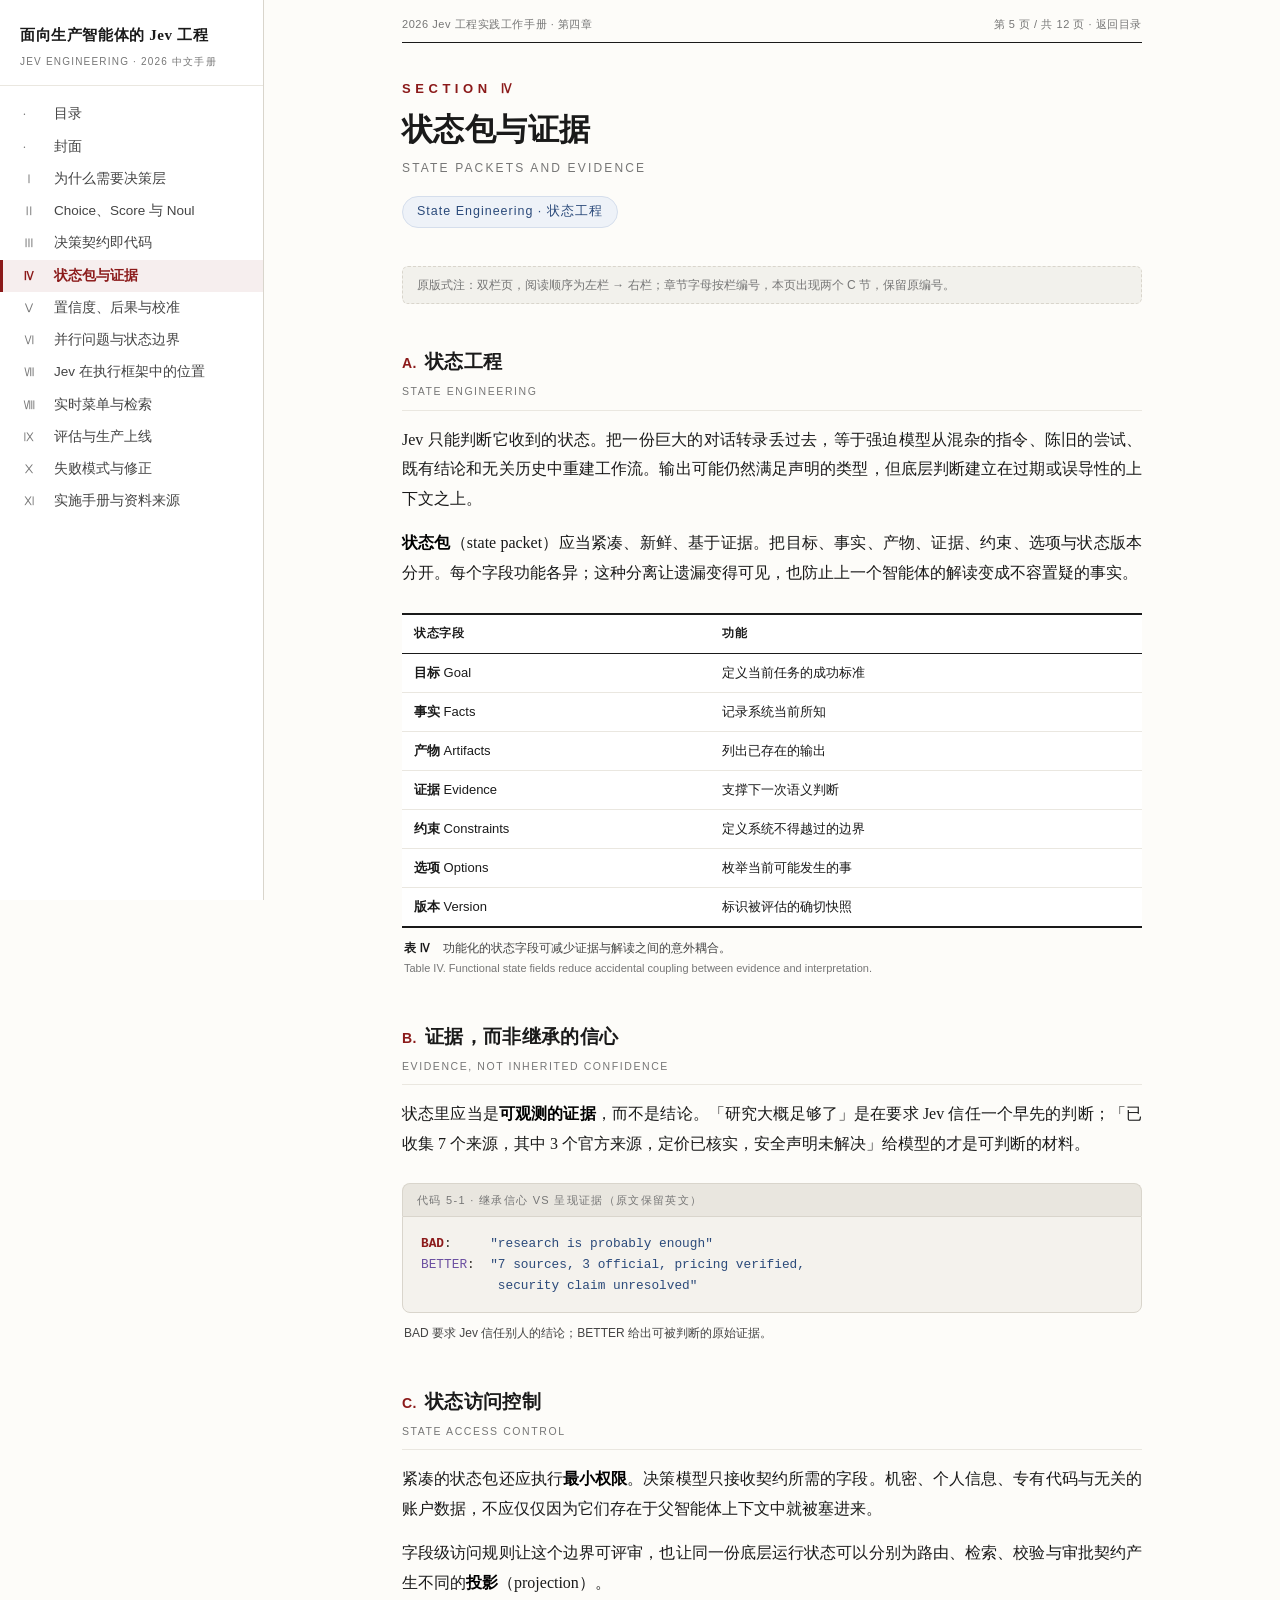
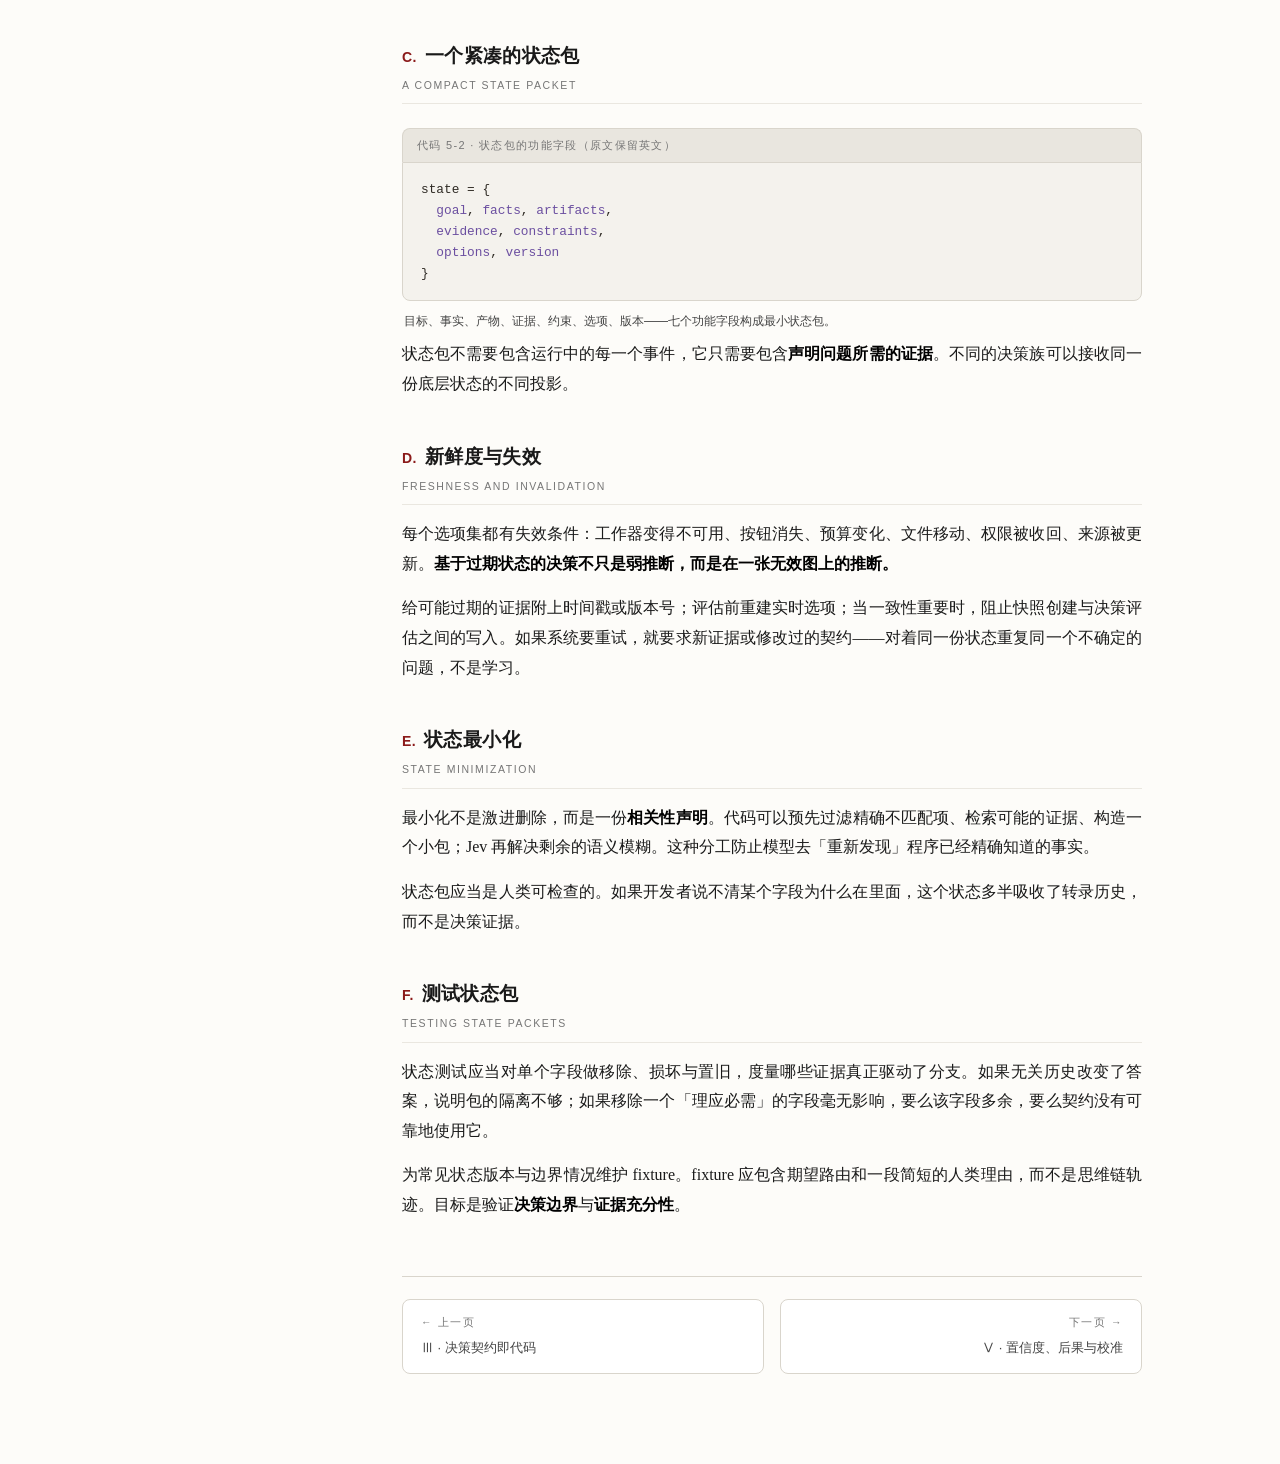
<file: page05.html>
<!DOCTYPE html>
<html lang="zh-CN">
<head>
<meta charset="UTF-8">
<meta name="viewport" content="width=device-width, initial-scale=1.0">
<title>Ⅳ · 状态包与证据 · Jev 工程中文手册</title>
<link rel="stylesheet" href="style.css">
</head>
<body>
<div class="page">
  <div class="running-head">
    <span>2026 Jev 工程实践工作手册 · 第四章</span>
    <span>第 5 页 / 共 12 页 · <a href="index.html">返回目录</a></span>
  </div>

  <div class="chapter-head">
    <div class="sec-no">SECTION Ⅳ</div>
    <h1>状态包与证据</h1>
    <div class="h1-en">State Packets and Evidence</div>
    <span class="kicker">State Engineering · 状态工程</span>
  </div>

  <div class="trans-note">原版式注：双栏页，阅读顺序为左栏 → 右栏；章节字母按栏编号，本页出现两个 C 节，保留原编号。</div>

  <h2><span class="letter">A.</span>状态工程<span class="en">State Engineering</span></h2>
  <p>Jev 只能判断它收到的状态。把一份巨大的对话转录丢过去，等于强迫模型从混杂的指令、陈旧的尝试、既有结论和无关历史中重建工作流。输出可能仍然满足声明的类型，但底层判断建立在过期或误导性的上下文之上。</p>
  <p><strong>状态包</strong>（state packet）应当紧凑、新鲜、基于证据。把目标、事实、产物、证据、约束、选项与状态版本分开。每个字段功能各异；这种分离让遗漏变得可见，也防止上一个智能体的解读变成不容置疑的事实。</p>

  <div class="tbl-wrap">
    <table class="paper">
      <thead><tr><th>状态字段</th><th>功能</th></tr></thead>
      <tbody>
        <tr><td><b>目标</b> Goal</td><td>定义当前任务的成功标准</td></tr>
        <tr><td><b>事实</b> Facts</td><td>记录系统当前所知</td></tr>
        <tr><td><b>产物</b> Artifacts</td><td>列出已存在的输出</td></tr>
        <tr><td><b>证据</b> Evidence</td><td>支撑下一次语义判断</td></tr>
        <tr><td><b>约束</b> Constraints</td><td>定义系统不得越过的边界</td></tr>
        <tr><td><b>选项</b> Options</td><td>枚举当前可能发生的事</td></tr>
        <tr><td><b>版本</b> Version</td><td>标识被评估的确切快照</td></tr>
      </tbody>
    </table>
    <div class="caption"><b>表 Ⅳ</b>　功能化的状态字段可减少证据与解读之间的意外耦合。<br><span style="color:var(--ink-faint);font-size:11px;">Table IV. Functional state fields reduce accidental coupling between evidence and interpretation.</span></div>
  </div>

  <h2><span class="letter">B.</span>证据，而非继承的信心<span class="en">Evidence, Not Inherited Confidence</span></h2>
  <p>状态里应当是<strong>可观测的证据</strong>，而不是结论。「研究大概足够了」是在要求 Jev 信任一个早先的判断；「已收集 7 个来源，其中 3 个官方来源，定价已核实，安全声明未解决」给模型的才是可判断的材料。</p>

  <div class="code-wrap">
    <div class="code-head">代码 5-1 · 继承信心 vs 呈现证据（原文保留英文）</div>
    <pre class="code"><span class="kw">BAD</span>:     <span class="st">"research is probably enough"</span>
<span class="fn">BETTER</span>:  <span class="st">"7 sources, 3 official, pricing verified,</span>
<span class="st">          security claim unresolved"</span></pre>
    <div class="caption">BAD 要求 Jev 信任别人的结论；BETTER 给出可被判断的原始证据。</div>
  </div>

  <h2><span class="letter">C.</span>状态访问控制<span class="en">State Access Control</span></h2>
  <p>紧凑的状态包还应执行<strong>最小权限</strong>。决策模型只接收契约所需的字段。机密、个人信息、专有代码与无关的账户数据，不应仅仅因为它们存在于父智能体上下文中就被塞进来。</p>
  <p>字段级访问规则让这个边界可评审，也让同一份底层运行状态可以分别为路由、检索、校验与审批契约产生不同的<strong>投影</strong>（projection）。</p>

  <h2><span class="letter">C.</span>一个紧凑的状态包<span class="en">A Compact State Packet</span></h2>

  <div class="code-wrap">
    <div class="code-head">代码 5-2 · 状态包的功能字段（原文保留英文）</div>
    <pre class="code">state = {
  <span class="fn">goal</span>, <span class="fn">facts</span>, <span class="fn">artifacts</span>,
  <span class="fn">evidence</span>, <span class="fn">constraints</span>,
  <span class="fn">options</span>, <span class="fn">version</span>
}</pre>
    <div class="caption">目标、事实、产物、证据、约束、选项、版本——七个功能字段构成最小状态包。</div>
  </div>

  <p>状态包不需要包含运行中的每一个事件，它只需要包含<strong>声明问题所需的证据</strong>。不同的决策族可以接收同一份底层状态的不同投影。</p>

  <h2><span class="letter">D.</span>新鲜度与失效<span class="en">Freshness and Invalidation</span></h2>
  <p>每个选项集都有失效条件：工作器变得不可用、按钮消失、预算变化、文件移动、权限被收回、来源被更新。<strong>基于过期状态的决策不只是弱推断，而是在一张无效图上的推断。</strong></p>
  <p>给可能过期的证据附上时间戳或版本号；评估前重建实时选项；当一致性重要时，阻止快照创建与决策评估之间的写入。如果系统要重试，就要求新证据或修改过的契约——对着同一份状态重复同一个不确定的问题，不是学习。</p>

  <h2><span class="letter">E.</span>状态最小化<span class="en">State Minimization</span></h2>
  <p>最小化不是激进删除，而是一份<strong>相关性声明</strong>。代码可以预先过滤精确不匹配项、检索可能的证据、构造一个小包；Jev 再解决剩余的语义模糊。这种分工防止模型去「重新发现」程序已经精确知道的事实。</p>
  <p>状态包应当是人类可检查的。如果开发者说不清某个字段为什么在里面，这个状态多半吸收了转录历史，而不是决策证据。</p>

  <h2><span class="letter">F.</span>测试状态包<span class="en">Testing State Packets</span></h2>
  <p>状态测试应当对单个字段做移除、损坏与置旧，度量哪些证据真正驱动了分支。如果无关历史改变了答案，说明包的隔离不够；如果移除一个「理应必需」的字段毫无影响，要么该字段多余，要么契约没有可靠地使用它。</p>
  <p>为常见状态版本与边界情况维护 fixture。fixture 应包含期望路由和一段简短的人类理由，而不是思维链轨迹。目标是验证<strong>决策边界</strong>与<strong>证据充分性</strong>。</p>

  <div class="pager">
    <a href="page04.html"><span class="dir">← 上一页</span>Ⅲ · 决策契约即代码</a>
    <a class="next" href="page06.html"><span class="dir">下一页 →</span>Ⅴ · 置信度、后果与校准</a>
  </div>
</div>
<script src="nav.js"></script>
</body>
</html>
</file>
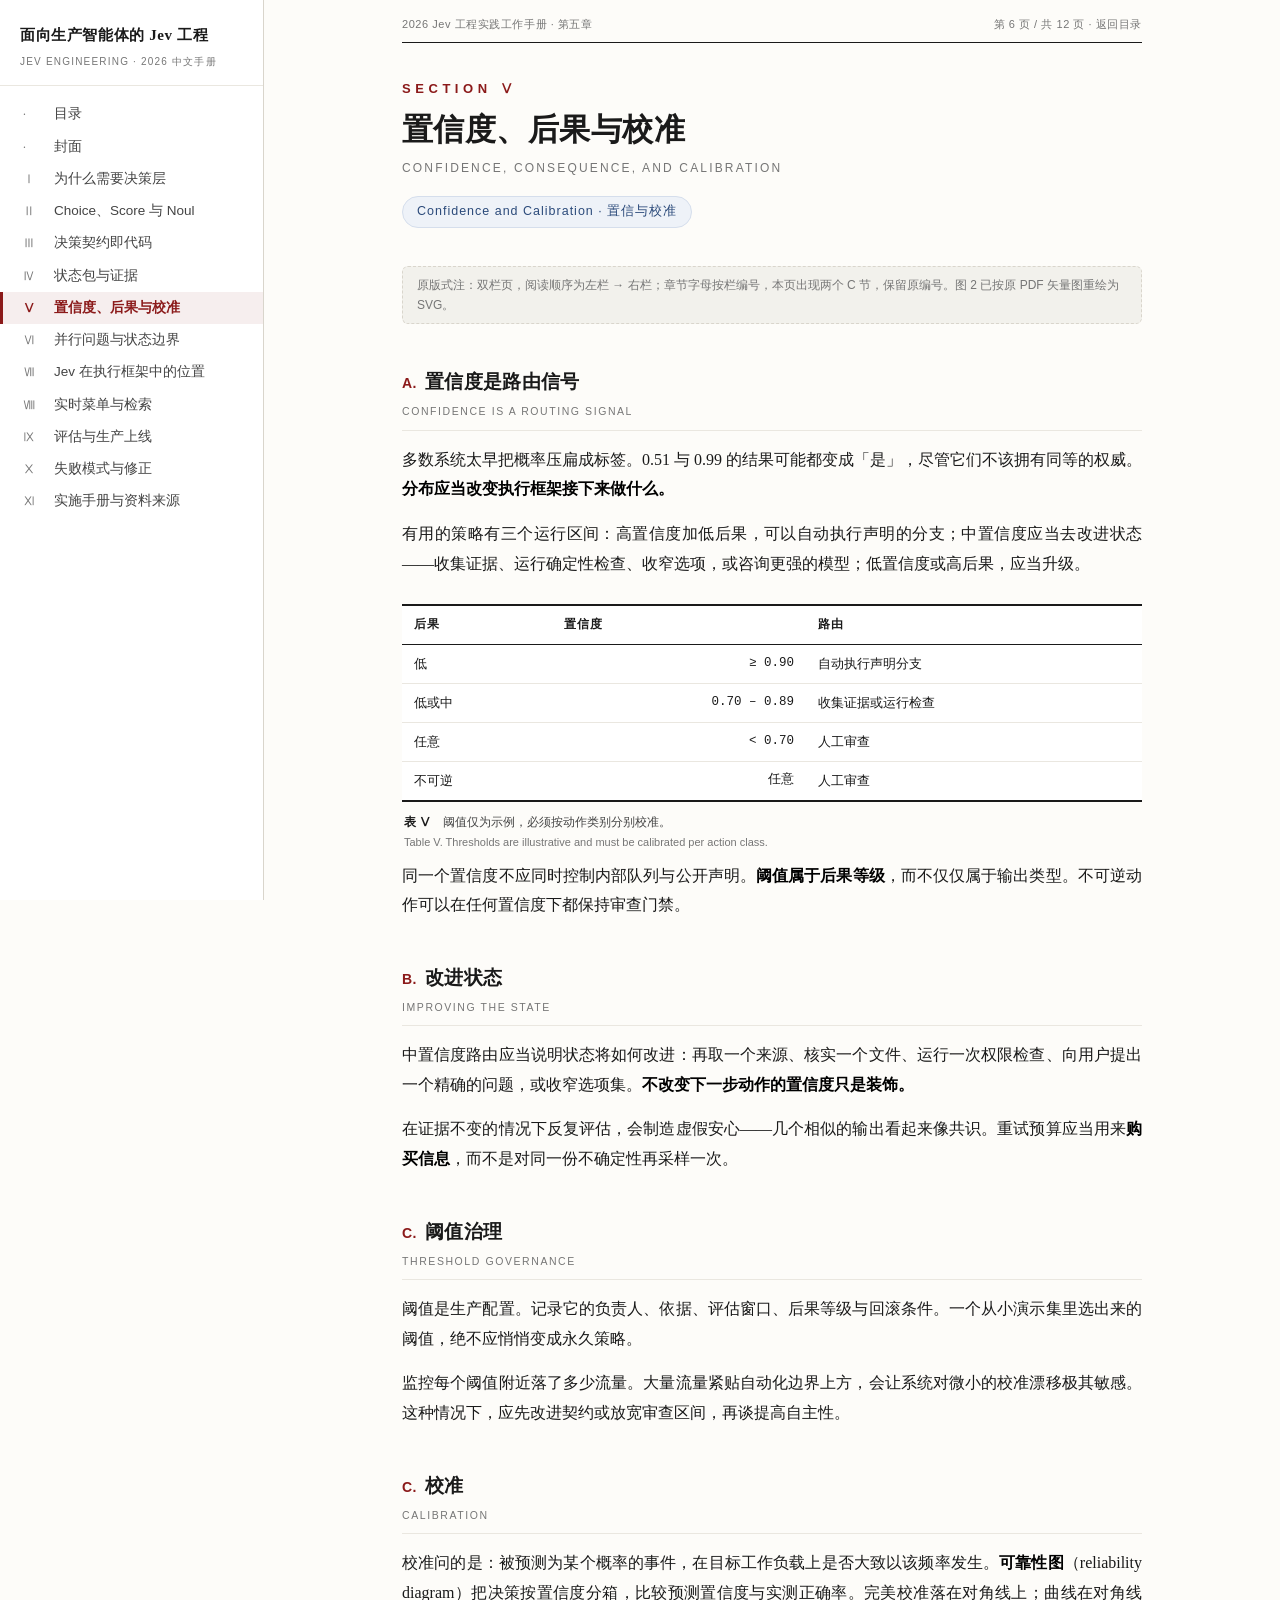
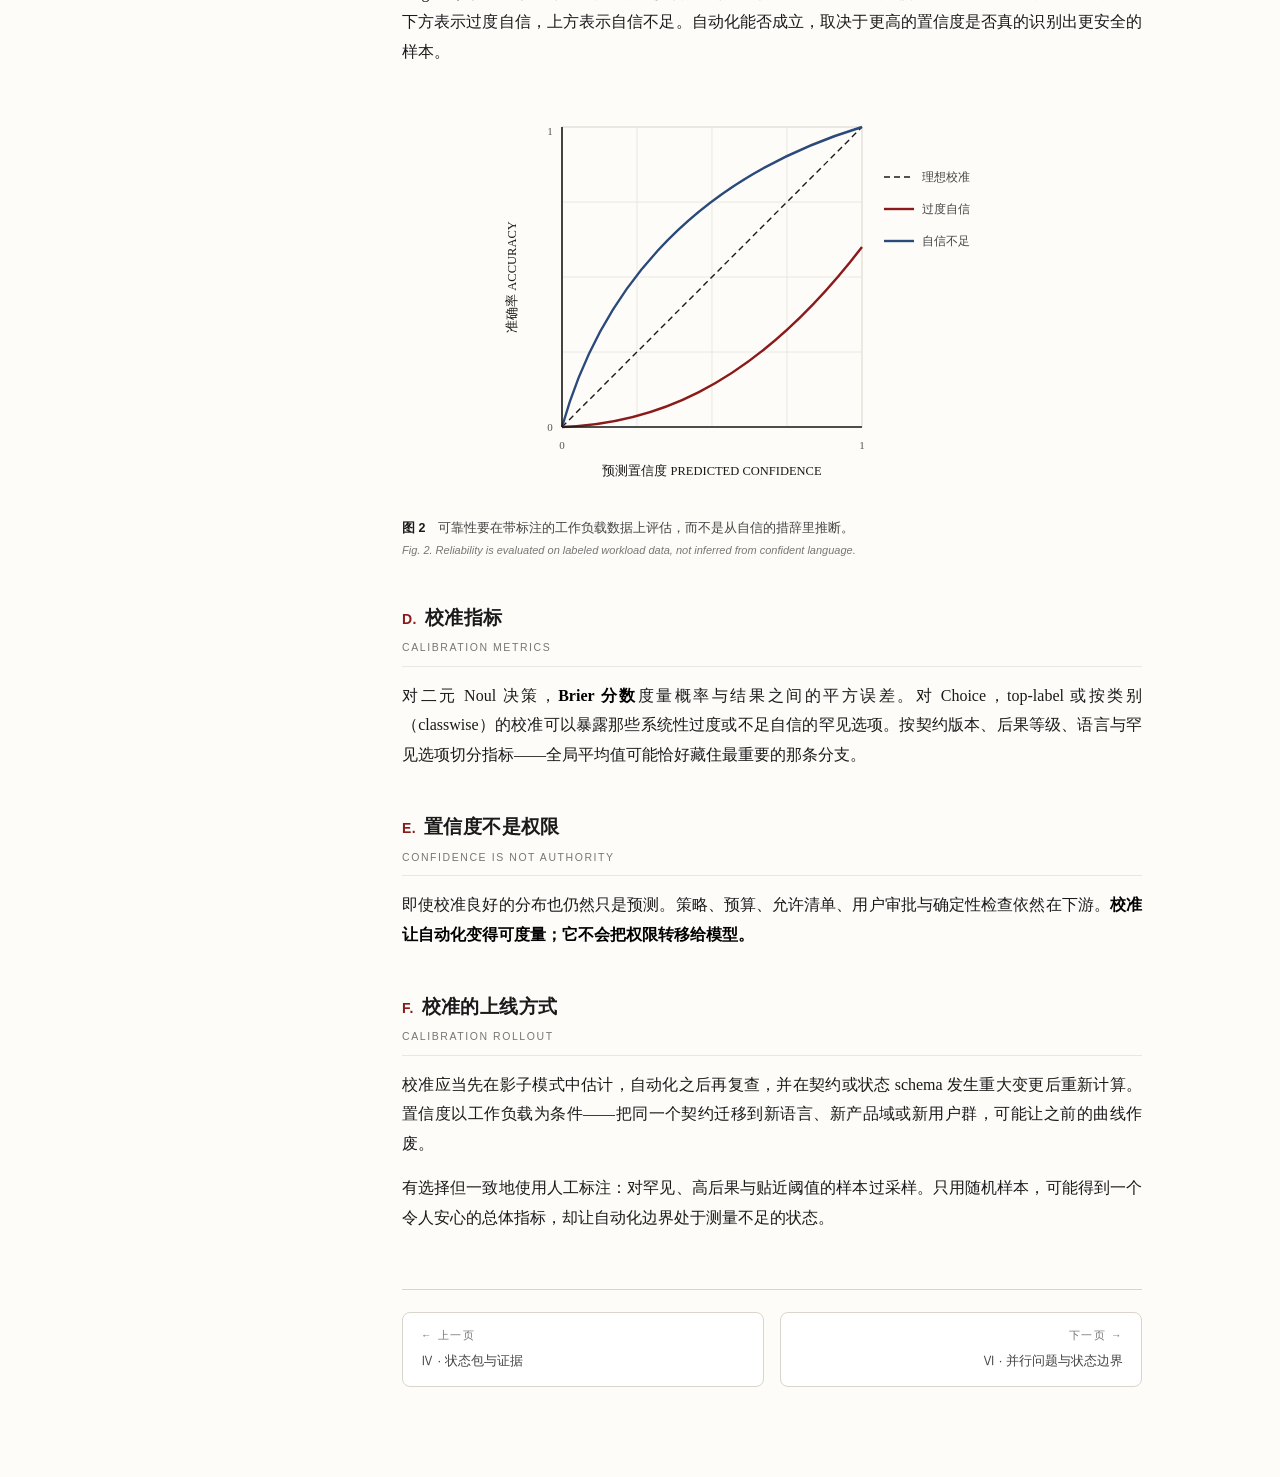
<file: page06.html>
<!DOCTYPE html>
<html lang="zh-CN">
<head>
<meta charset="UTF-8">
<meta name="viewport" content="width=device-width, initial-scale=1.0">
<title>Ⅴ · 置信度、后果与校准 · Jev 工程中文手册</title>
<link rel="stylesheet" href="style.css">
</head>
<body>
<div class="page">
  <div class="running-head">
    <span>2026 Jev 工程实践工作手册 · 第五章</span>
    <span>第 6 页 / 共 12 页 · <a href="index.html">返回目录</a></span>
  </div>

  <div class="chapter-head">
    <div class="sec-no">SECTION Ⅴ</div>
    <h1>置信度、后果与校准</h1>
    <div class="h1-en">Confidence, Consequence, and Calibration</div>
    <span class="kicker">Confidence and Calibration · 置信与校准</span>
  </div>

  <div class="trans-note">原版式注：双栏页，阅读顺序为左栏 → 右栏；章节字母按栏编号，本页出现两个 C 节，保留原编号。图 2 已按原 PDF 矢量图重绘为 SVG。</div>

  <h2><span class="letter">A.</span>置信度是路由信号<span class="en">Confidence Is a Routing Signal</span></h2>
  <p>多数系统太早把概率压扁成标签。0.51 与 0.99 的结果可能都变成「是」，尽管它们不该拥有同等的权威。<strong>分布应当改变执行框架接下来做什么。</strong></p>
  <p>有用的策略有三个运行区间：高置信度加低后果，可以自动执行声明的分支；中置信度应当去改进状态——收集证据、运行确定性检查、收窄选项，或咨询更强的模型；低置信度或高后果，应当升级。</p>

  <div class="tbl-wrap">
    <table class="paper">
      <thead><tr><th>后果</th><th>置信度</th><th>路由</th></tr></thead>
      <tbody>
        <tr><td>低</td><td class="num">≥ 0.90</td><td>自动执行声明分支</td></tr>
        <tr><td>低或中</td><td class="num">0.70 – 0.89</td><td>收集证据或运行检查</td></tr>
        <tr><td>任意</td><td class="num">&lt; 0.70</td><td>人工审查</td></tr>
        <tr><td>不可逆</td><td class="num">任意</td><td>人工审查</td></tr>
      </tbody>
    </table>
    <div class="caption"><b>表 Ⅴ</b>　阈值仅为示例，必须按动作类别分别校准。<br><span style="color:var(--ink-faint);font-size:11px;">Table V. Thresholds are illustrative and must be calibrated per action class.</span></div>
  </div>

  <p>同一个置信度不应同时控制内部队列与公开声明。<strong>阈值属于后果等级</strong>，而不仅仅属于输出类型。不可逆动作可以在任何置信度下都保持审查门禁。</p>

  <h2><span class="letter">B.</span>改进状态<span class="en">Improving the State</span></h2>
  <p>中置信度路由应当说明状态将如何改进：再取一个来源、核实一个文件、运行一次权限检查、向用户提出一个精确的问题，或收窄选项集。<strong>不改变下一步动作的置信度只是装饰。</strong></p>
  <p>在证据不变的情况下反复评估，会制造虚假安心——几个相似的输出看起来像共识。重试预算应当用来<strong>购买信息</strong>，而不是对同一份不确定性再采样一次。</p>

  <h2><span class="letter">C.</span>阈值治理<span class="en">Threshold Governance</span></h2>
  <p>阈值是生产配置。记录它的负责人、依据、评估窗口、后果等级与回滚条件。一个从小演示集里选出来的阈值，绝不应悄悄变成永久策略。</p>
  <p>监控每个阈值附近落了多少流量。大量流量紧贴自动化边界上方，会让系统对微小的校准漂移极其敏感。这种情况下，应先改进契约或放宽审查区间，再谈提高自主性。</p>

  <h2><span class="letter">C.</span>校准<span class="en">Calibration</span></h2>
  <p>校准问的是：被预测为某个概率的事件，在目标工作负载上是否大致以该频率发生。<strong>可靠性图</strong>（reliability diagram）把决策按置信度分箱，比较预测置信度与实测正确率。完美校准落在对角线上；曲线在对角线下方表示过度自信，上方表示自信不足。自动化能否成立，取决于更高的置信度是否真的识别出更安全的样本。</p>

  <figure>
    <svg viewBox="0 0 560 400" width="560" role="img" aria-label="图2 可靠性图">
      <!-- 坐标区 -->
      <rect x="70" y="30" width="300" height="300" fill="#fdfcf9" stroke="#d9d5cc"/>
      <!-- 网格 -->
      <g stroke="#eae7e0" stroke-width="1">
        <line x1="145" y1="30" x2="145" y2="330"/><line x1="220" y1="30" x2="220" y2="330"/>
        <line x1="295" y1="30" x2="295" y2="330"/>
        <line x1="70" y1="105" x2="370" y2="105"/><line x1="70" y1="180" x2="370" y2="180"/>
        <line x1="70" y1="255" x2="370" y2="255"/>
      </g>
      <!-- 理想对角线（虚线） -->
      <line x1="70" y1="330" x2="370" y2="30" stroke="#1a1a1a" stroke-width="1.4" stroke-dasharray="6 4"/>
      <!-- 过度自信曲线（对角线下方） -->
      <path d="M70,330 C150,327 255,300 370,150" fill="none" stroke="#8b1a1a" stroke-width="2.4"/>
      <!-- 自信不足曲线（对角线上方） -->
      <path d="M70,330 C105,205 190,85 370,30" fill="none" stroke="#2b4a7a" stroke-width="2.4"/>
      <!-- 坐标轴 -->
      <line x1="70" y1="330" x2="370" y2="330" stroke="#1a1a1a" stroke-width="1.6"/>
      <line x1="70" y1="330" x2="70" y2="30" stroke="#1a1a1a" stroke-width="1.6"/>
      <text x="70" y="352" text-anchor="middle" font-family="Noto Sans SC" font-size="11" fill="#555">0</text>
      <text x="370" y="352" text-anchor="middle" font-family="Noto Sans SC" font-size="11" fill="#555">1</text>
      <text x="58" y="334" text-anchor="middle" font-family="Noto Sans SC" font-size="11" fill="#555">0</text>
      <text x="58" y="38" text-anchor="middle" font-family="Noto Sans SC" font-size="11" fill="#555">1</text>
      <text x="220" y="378" text-anchor="middle" font-family="Noto Sans SC" font-size="12.5" fill="#1a1a1a">预测置信度 PREDICTED CONFIDENCE</text>
      <text x="24" y="180" text-anchor="middle" font-family="Noto Sans SC" font-size="12.5" fill="#1a1a1a" transform="rotate(-90 24 180)">准确率 ACCURACY</text>
      <!-- 图例 -->
      <g font-family="Noto Sans SC" font-size="12">
        <line x1="392" y1="80" x2="422" y2="80" stroke="#1a1a1a" stroke-width="1.4" stroke-dasharray="6 4"/>
        <text x="430" y="84" fill="#444">理想校准</text>
        <line x1="392" y1="112" x2="422" y2="112" stroke="#8b1a1a" stroke-width="2.4"/>
        <text x="430" y="116" fill="#444">过度自信</text>
        <line x1="392" y1="144" x2="422" y2="144" stroke="#2b4a7a" stroke-width="2.4"/>
        <text x="430" y="148" fill="#444">自信不足</text>
      </g>
    </svg>
    <figcaption><b>图 2</b>　可靠性要在带标注的工作负载数据上评估，而不是从自信的措辞里推断。<span class="en">Fig. 2. Reliability is evaluated on labeled workload data, not inferred from confident language.</span></figcaption>
  </figure>

  <h2><span class="letter">D.</span>校准指标<span class="en">Calibration Metrics</span></h2>
  <p>对二元 Noul 决策，<strong>Brier 分数</strong>度量概率与结果之间的平方误差。对 Choice，top-label 或按类别（classwise）的校准可以暴露那些系统性过度或不足自信的罕见选项。按契约版本、后果等级、语言与罕见选项切分指标——全局平均值可能恰好藏住最重要的那条分支。</p>

  <h2><span class="letter">E.</span>置信度不是权限<span class="en">Confidence Is Not Authority</span></h2>
  <p>即使校准良好的分布也仍然只是预测。策略、预算、允许清单、用户审批与确定性检查依然在下游。<strong>校准让自动化变得可度量；它不会把权限转移给模型。</strong></p>

  <h2><span class="letter">F.</span>校准的上线方式<span class="en">Calibration Rollout</span></h2>
  <p>校准应当先在影子模式中估计，自动化之后再复查，并在契约或状态 schema 发生重大变更后重新计算。置信度以工作负载为条件——把同一个契约迁移到新语言、新产品域或新用户群，可能让之前的曲线作废。</p>
  <p>有选择但一致地使用人工标注：对罕见、高后果与贴近阈值的样本过采样。只用随机样本，可能得到一个令人安心的总体指标，却让自动化边界处于测量不足的状态。</p>

  <div class="pager">
    <a href="page05.html"><span class="dir">← 上一页</span>Ⅳ · 状态包与证据</a>
    <a class="next" href="page07.html"><span class="dir">下一页 →</span>Ⅵ · 并行问题与状态边界</a>
  </div>
</div>
<script src="nav.js"></script>
</body>
</html>
</file>
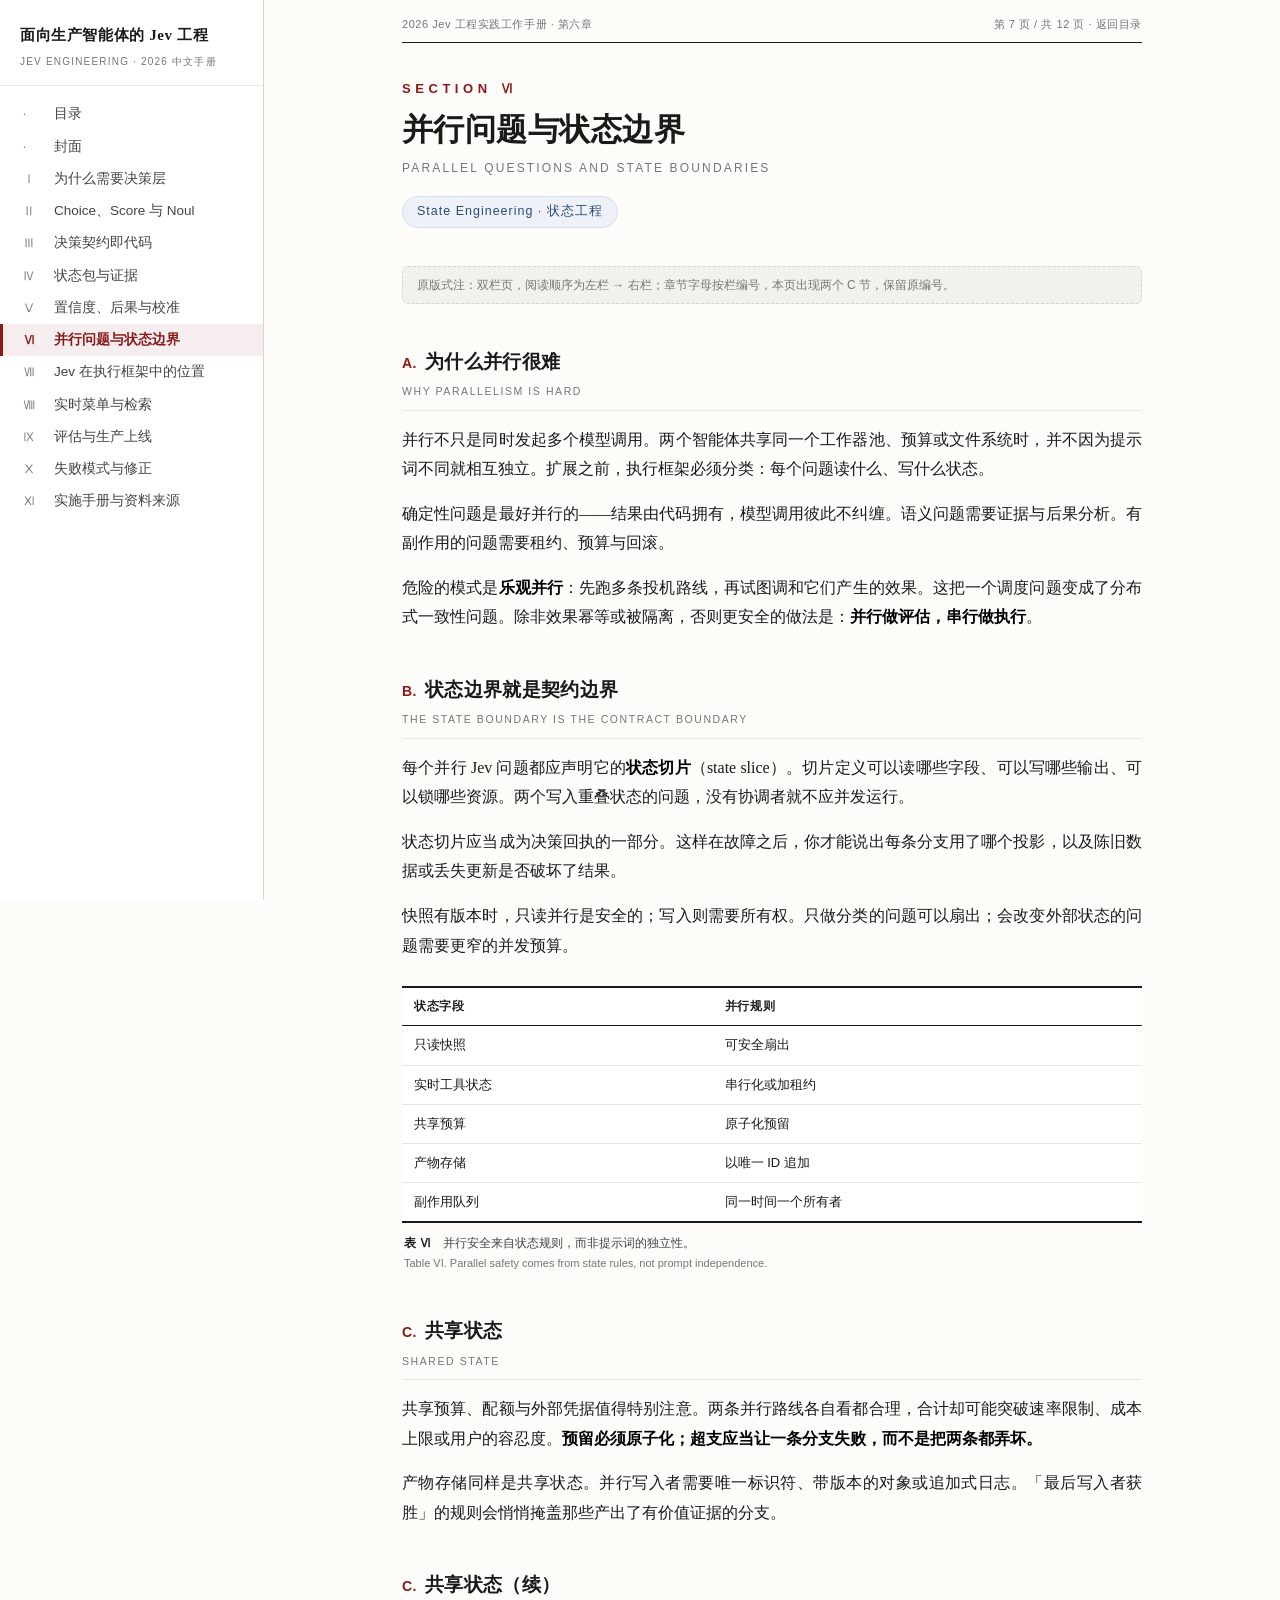
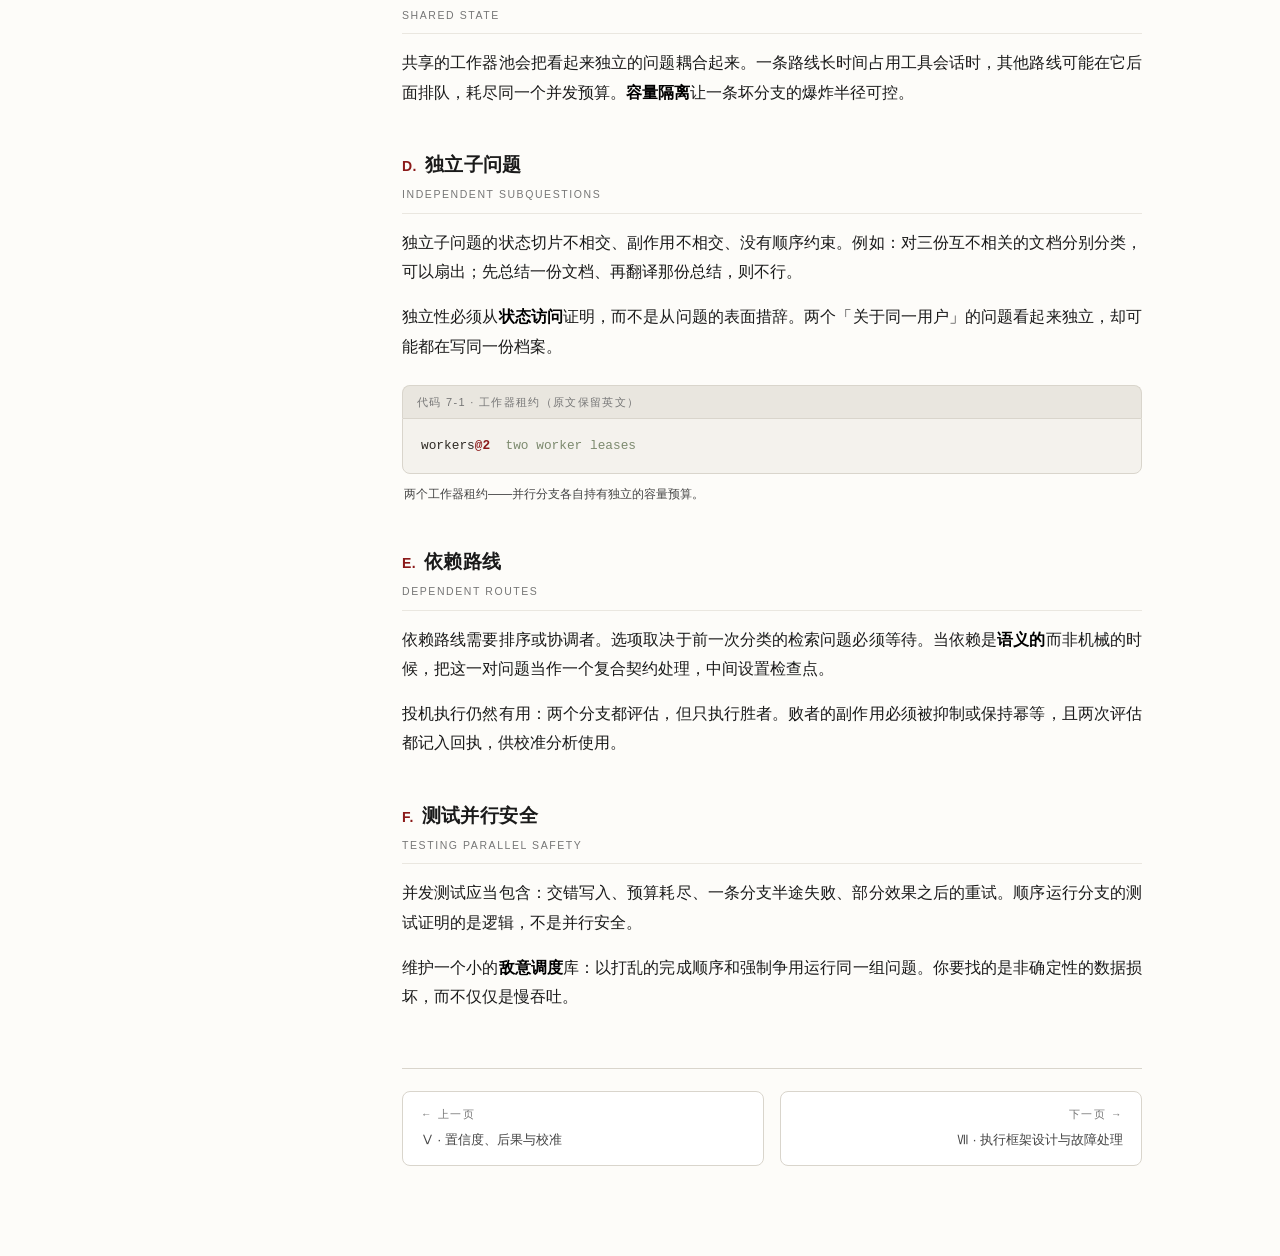
<file: page07.html>
<!DOCTYPE html>
<html lang="zh-CN">
<head>
<meta charset="UTF-8">
<meta name="viewport" content="width=device-width, initial-scale=1.0">
<title>Ⅵ · 并行问题与状态边界 · Jev 工程中文手册</title>
<link rel="stylesheet" href="style.css">
</head>
<body>
<div class="page">
  <div class="running-head">
    <span>2026 Jev 工程实践工作手册 · 第六章</span>
    <span>第 7 页 / 共 12 页 · <a href="index.html">返回目录</a></span>
  </div>

  <div class="chapter-head">
    <div class="sec-no">SECTION Ⅵ</div>
    <h1>并行问题与状态边界</h1>
    <div class="h1-en">Parallel Questions and State Boundaries</div>
    <span class="kicker">State Engineering · 状态工程</span>
  </div>

  <div class="trans-note">原版式注：双栏页，阅读顺序为左栏 → 右栏；章节字母按栏编号，本页出现两个 C 节，保留原编号。</div>

  <h2><span class="letter">A.</span>为什么并行很难<span class="en">Why Parallelism Is Hard</span></h2>
  <p>并行不只是同时发起多个模型调用。两个智能体共享同一个工作器池、预算或文件系统时，并不因为提示词不同就相互独立。扩展之前，执行框架必须分类：每个问题读什么、写什么状态。</p>
  <p>确定性问题是最好并行的——结果由代码拥有，模型调用彼此不纠缠。语义问题需要证据与后果分析。有副作用的问题需要租约、预算与回滚。</p>
  <p>危险的模式是<strong>乐观并行</strong>：先跑多条投机路线，再试图调和它们产生的效果。这把一个调度问题变成了分布式一致性问题。除非效果幂等或被隔离，否则更安全的做法是：<strong>并行做评估，串行做执行</strong>。</p>

  <h2><span class="letter">B.</span>状态边界就是契约边界<span class="en">The State Boundary Is the Contract Boundary</span></h2>
  <p>每个并行 Jev 问题都应声明它的<strong>状态切片</strong>（state slice）。切片定义可以读哪些字段、可以写哪些输出、可以锁哪些资源。两个写入重叠状态的问题，没有协调者就不应并发运行。</p>
  <p>状态切片应当成为决策回执的一部分。这样在故障之后，你才能说出每条分支用了哪个投影，以及陈旧数据或丢失更新是否破坏了结果。</p>
  <p>快照有版本时，只读并行是安全的；写入则需要所有权。只做分类的问题可以扇出；会改变外部状态的问题需要更窄的并发预算。</p>

  <div class="tbl-wrap">
    <table class="paper">
      <thead><tr><th>状态字段</th><th>并行规则</th></tr></thead>
      <tbody>
        <tr><td>只读快照</td><td>可安全扇出</td></tr>
        <tr><td>实时工具状态</td><td>串行化或加租约</td></tr>
        <tr><td>共享预算</td><td>原子化预留</td></tr>
        <tr><td>产物存储</td><td>以唯一 ID 追加</td></tr>
        <tr><td>副作用队列</td><td>同一时间一个所有者</td></tr>
      </tbody>
    </table>
    <div class="caption"><b>表 Ⅵ</b>　并行安全来自状态规则，而非提示词的独立性。<br><span style="color:var(--ink-faint);font-size:11px;">Table VI. Parallel safety comes from state rules, not prompt independence.</span></div>
  </div>

  <h2><span class="letter">C.</span>共享状态<span class="en">Shared State</span></h2>
  <p>共享预算、配额与外部凭据值得特别注意。两条并行路线各自看都合理，合计却可能突破速率限制、成本上限或用户的容忍度。<strong>预留必须原子化；超支应当让一条分支失败，而不是把两条都弄坏。</strong></p>
  <p>产物存储同样是共享状态。并行写入者需要唯一标识符、带版本的对象或追加式日志。「最后写入者获胜」的规则会悄悄掩盖那些产出了有价值证据的分支。</p>

  <h2><span class="letter">C.</span>共享状态（续）<span class="en">Shared State</span></h2>
  <p>共享的工作器池会把看起来独立的问题耦合起来。一条路线长时间占用工具会话时，其他路线可能在它后面排队，耗尽同一个并发预算。<strong>容量隔离</strong>让一条坏分支的爆炸半径可控。</p>

  <h2><span class="letter">D.</span>独立子问题<span class="en">Independent Subquestions</span></h2>
  <p>独立子问题的状态切片不相交、副作用不相交、没有顺序约束。例如：对三份互不相关的文档分别分类，可以扇出；先总结一份文档、再翻译那份总结，则不行。</p>
  <p>独立性必须从<strong>状态访问</strong>证明，而不是从问题的表面措辞。两个「关于同一用户」的问题看起来独立，却可能都在写同一份档案。</p>

  <div class="code-wrap">
    <div class="code-head">代码 7-1 · 工作器租约（原文保留英文）</div>
    <pre class="code">workers<span class="kw">@2</span>  <span class="cm">two worker leases</span></pre>
    <div class="caption">两个工作器租约——并行分支各自持有独立的容量预算。</div>
  </div>

  <h2><span class="letter">E.</span>依赖路线<span class="en">Dependent Routes</span></h2>
  <p>依赖路线需要排序或协调者。选项取决于前一次分类的检索问题必须等待。当依赖是<strong>语义的</strong>而非机械的时候，把这一对问题当作一个复合契约处理，中间设置检查点。</p>
  <p>投机执行仍然有用：两个分支都评估，但只执行胜者。败者的副作用必须被抑制或保持幂等，且两次评估都记入回执，供校准分析使用。</p>

  <h2><span class="letter">F.</span>测试并行安全<span class="en">Testing Parallel Safety</span></h2>
  <p>并发测试应当包含：交错写入、预算耗尽、一条分支半途失败、部分效果之后的重试。顺序运行分支的测试证明的是逻辑，不是并行安全。</p>
  <p>维护一个小的<strong>敌意调度</strong>库：以打乱的完成顺序和强制争用运行同一组问题。你要找的是非确定性的数据损坏，而不仅仅是慢吞吐。</p>

  <div class="pager">
    <a href="page06.html"><span class="dir">← 上一页</span>Ⅴ · 置信度、后果与校准</a>
    <a class="next" href="page08.html"><span class="dir">下一页 →</span>Ⅶ · 执行框架设计与故障处理</a>
  </div>
</div>
<script src="nav.js"></script>
</body>
</html>
</file>
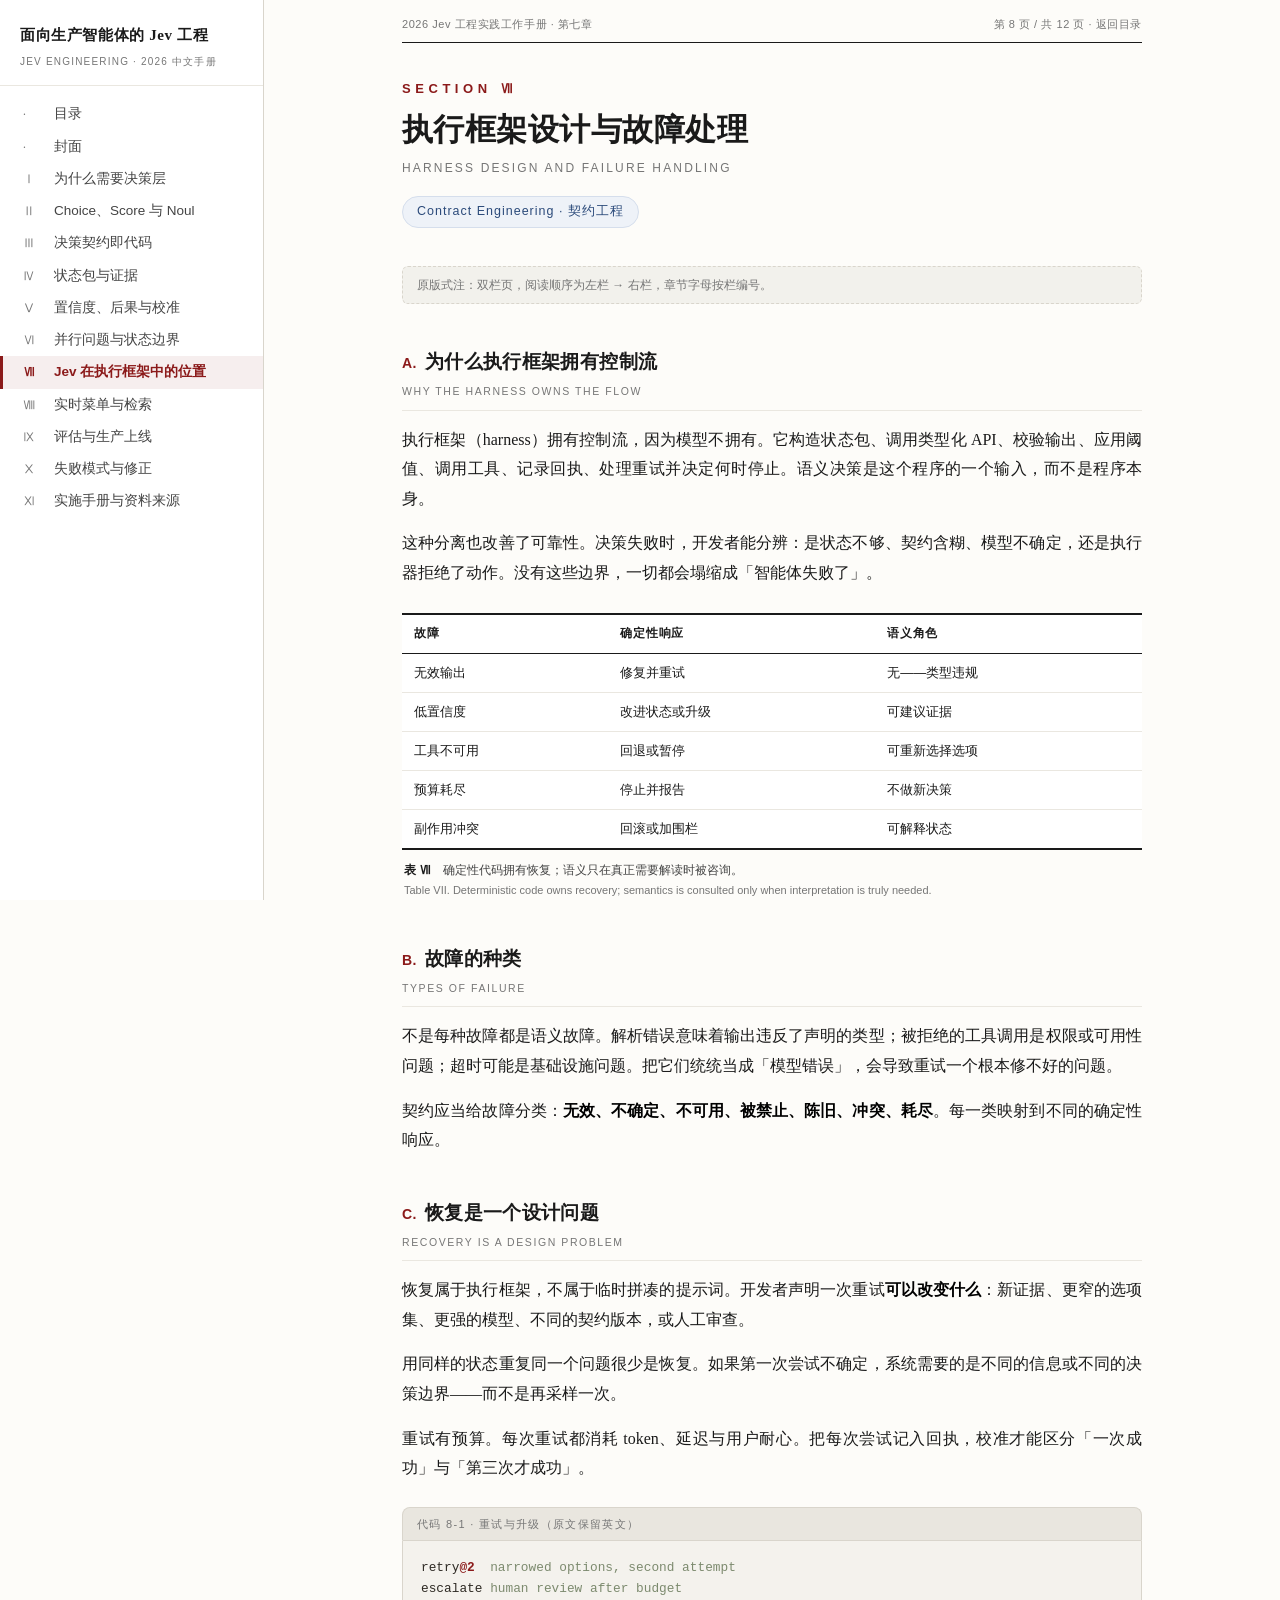
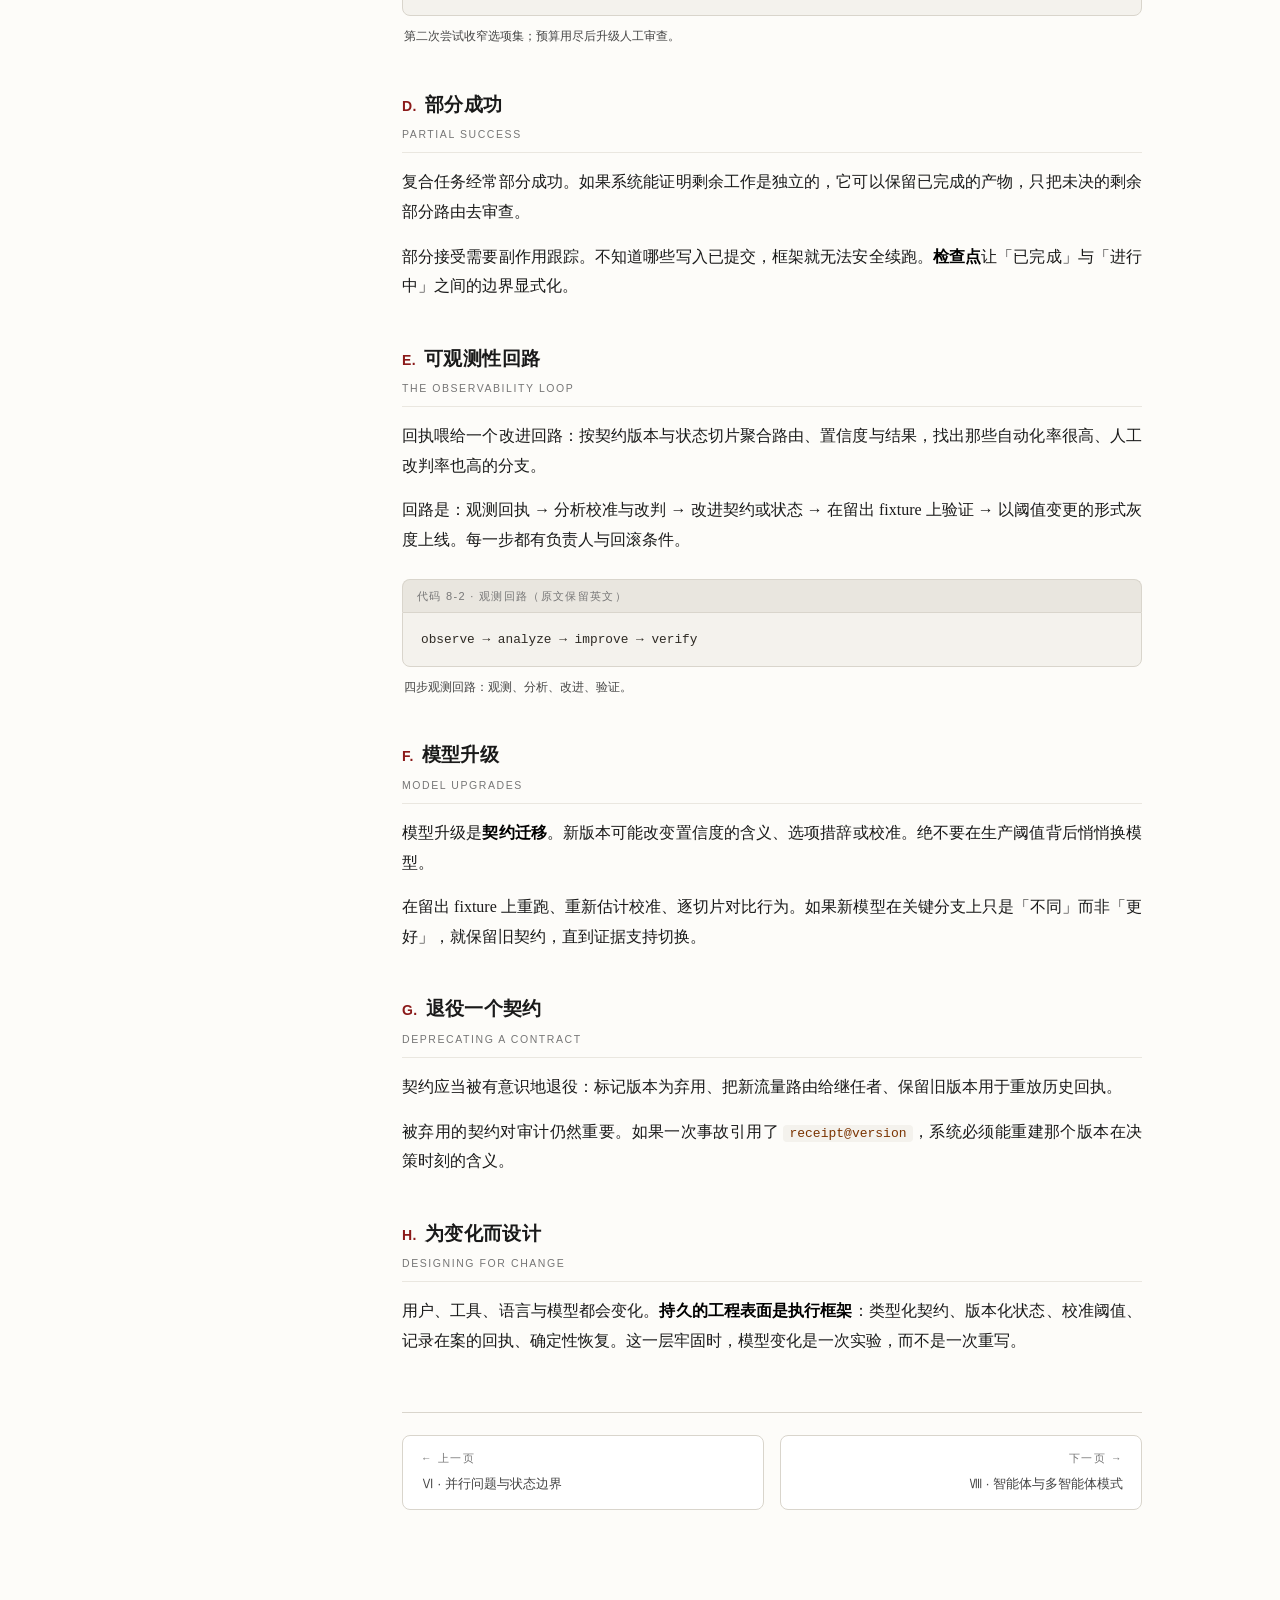
<file: page08.html>
<!DOCTYPE html>
<html lang="zh-CN">
<head>
<meta charset="UTF-8">
<meta name="viewport" content="width=device-width, initial-scale=1.0">
<title>Ⅶ · 执行框架设计与故障处理 · Jev 工程中文手册</title>
<link rel="stylesheet" href="style.css">
</head>
<body>
<div class="page">
  <div class="running-head">
    <span>2026 Jev 工程实践工作手册 · 第七章</span>
    <span>第 8 页 / 共 12 页 · <a href="index.html">返回目录</a></span>
  </div>

  <div class="chapter-head">
    <div class="sec-no">SECTION Ⅶ</div>
    <h1>执行框架设计与故障处理</h1>
    <div class="h1-en">Harness Design and Failure Handling</div>
    <span class="kicker">Contract Engineering · 契约工程</span>
  </div>

  <div class="trans-note">原版式注：双栏页，阅读顺序为左栏 → 右栏，章节字母按栏编号。</div>

  <h2><span class="letter">A.</span>为什么执行框架拥有控制流<span class="en">Why the Harness Owns the Flow</span></h2>
  <p>执行框架（harness）拥有控制流，因为模型不拥有。它构造状态包、调用类型化 API、校验输出、应用阈值、调用工具、记录回执、处理重试并决定何时停止。语义决策是这个程序的一个输入，而不是程序本身。</p>
  <p>这种分离也改善了可靠性。决策失败时，开发者能分辨：是状态不够、契约含糊、模型不确定，还是执行器拒绝了动作。没有这些边界，一切都会塌缩成「智能体失败了」。</p>

  <div class="tbl-wrap">
    <table class="paper">
      <thead><tr><th>故障</th><th>确定性响应</th><th>语义角色</th></tr></thead>
      <tbody>
        <tr><td>无效输出</td><td>修复并重试</td><td>无——类型违规</td></tr>
        <tr><td>低置信度</td><td>改进状态或升级</td><td>可建议证据</td></tr>
        <tr><td>工具不可用</td><td>回退或暂停</td><td>可重新选择选项</td></tr>
        <tr><td>预算耗尽</td><td>停止并报告</td><td>不做新决策</td></tr>
        <tr><td>副作用冲突</td><td>回滚或加围栏</td><td>可解释状态</td></tr>
      </tbody>
    </table>
    <div class="caption"><b>表 Ⅶ</b>　确定性代码拥有恢复；语义只在真正需要解读时被咨询。<br><span style="color:var(--ink-faint);font-size:11px;">Table VII. Deterministic code owns recovery; semantics is consulted only when interpretation is truly needed.</span></div>
  </div>

  <h2><span class="letter">B.</span>故障的种类<span class="en">Types of Failure</span></h2>
  <p>不是每种故障都是语义故障。解析错误意味着输出违反了声明的类型；被拒绝的工具调用是权限或可用性问题；超时可能是基础设施问题。把它们统统当成「模型错误」，会导致重试一个根本修不好的问题。</p>
  <p>契约应当给故障分类：<strong>无效、不确定、不可用、被禁止、陈旧、冲突、耗尽</strong>。每一类映射到不同的确定性响应。</p>

  <h2><span class="letter">C.</span>恢复是一个设计问题<span class="en">Recovery Is a Design Problem</span></h2>
  <p>恢复属于执行框架，不属于临时拼凑的提示词。开发者声明一次重试<strong>可以改变什么</strong>：新证据、更窄的选项集、更强的模型、不同的契约版本，或人工审查。</p>
  <p>用同样的状态重复同一个问题很少是恢复。如果第一次尝试不确定，系统需要的是不同的信息或不同的决策边界——而不是再采样一次。</p>
  <p>重试有预算。每次重试都消耗 token、延迟与用户耐心。把每次尝试记入回执，校准才能区分「一次成功」与「第三次才成功」。</p>

  <div class="code-wrap">
    <div class="code-head">代码 8-1 · 重试与升级（原文保留英文）</div>
    <pre class="code">retry<span class="kw">@2</span>  <span class="cm">narrowed options, second attempt</span>
escalate <span class="cm">human review after budget</span></pre>
    <div class="caption">第二次尝试收窄选项集；预算用尽后升级人工审查。</div>
  </div>

  <h2><span class="letter">D.</span>部分成功<span class="en">Partial Success</span></h2>
  <p>复合任务经常部分成功。如果系统能证明剩余工作是独立的，它可以保留已完成的产物，只把未决的剩余部分路由去审查。</p>
  <p>部分接受需要副作用跟踪。不知道哪些写入已提交，框架就无法安全续跑。<strong>检查点</strong>让「已完成」与「进行中」之间的边界显式化。</p>

  <h2><span class="letter">E.</span>可观测性回路<span class="en">The Observability Loop</span></h2>
  <p>回执喂给一个改进回路：按契约版本与状态切片聚合路由、置信度与结果，找出那些自动化率很高、人工改判率也高的分支。</p>
  <p>回路是：观测回执 → 分析校准与改判 → 改进契约或状态 → 在留出 fixture 上验证 → 以阈值变更的形式灰度上线。每一步都有负责人与回滚条件。</p>

  <div class="code-wrap">
    <div class="code-head">代码 8-2 · 观测回路（原文保留英文）</div>
    <pre class="code">observe → analyze → improve → verify</pre>
    <div class="caption">四步观测回路：观测、分析、改进、验证。</div>
  </div>

  <h2><span class="letter">F.</span>模型升级<span class="en">Model Upgrades</span></h2>
  <p>模型升级是<strong>契约迁移</strong>。新版本可能改变置信度的含义、选项措辞或校准。绝不要在生产阈值背后悄悄换模型。</p>
  <p>在留出 fixture 上重跑、重新估计校准、逐切片对比行为。如果新模型在关键分支上只是「不同」而非「更好」，就保留旧契约，直到证据支持切换。</p>

  <h2><span class="letter">G.</span>退役一个契约<span class="en">Deprecating a Contract</span></h2>
  <p>契约应当被有意识地退役：标记版本为弃用、把新流量路由给继任者、保留旧版本用于重放历史回执。</p>
  <p>被弃用的契约对审计仍然重要。如果一次事故引用了 <code>receipt@version</code>，系统必须能重建那个版本在决策时刻的含义。</p>

  <h2><span class="letter">H.</span>为变化而设计<span class="en">Designing for Change</span></h2>
  <p>用户、工具、语言与模型都会变化。<strong>持久的工程表面是执行框架</strong>：类型化契约、版本化状态、校准阈值、记录在案的回执、确定性恢复。这一层牢固时，模型变化是一次实验，而不是一次重写。</p>

  <div class="pager">
    <a href="page07.html"><span class="dir">← 上一页</span>Ⅵ · 并行问题与状态边界</a>
    <a class="next" href="page09.html"><span class="dir">下一页 →</span>Ⅷ · 智能体与多智能体模式</a>
  </div>
</div>
<script src="nav.js"></script>
</body>
</html>
</file>
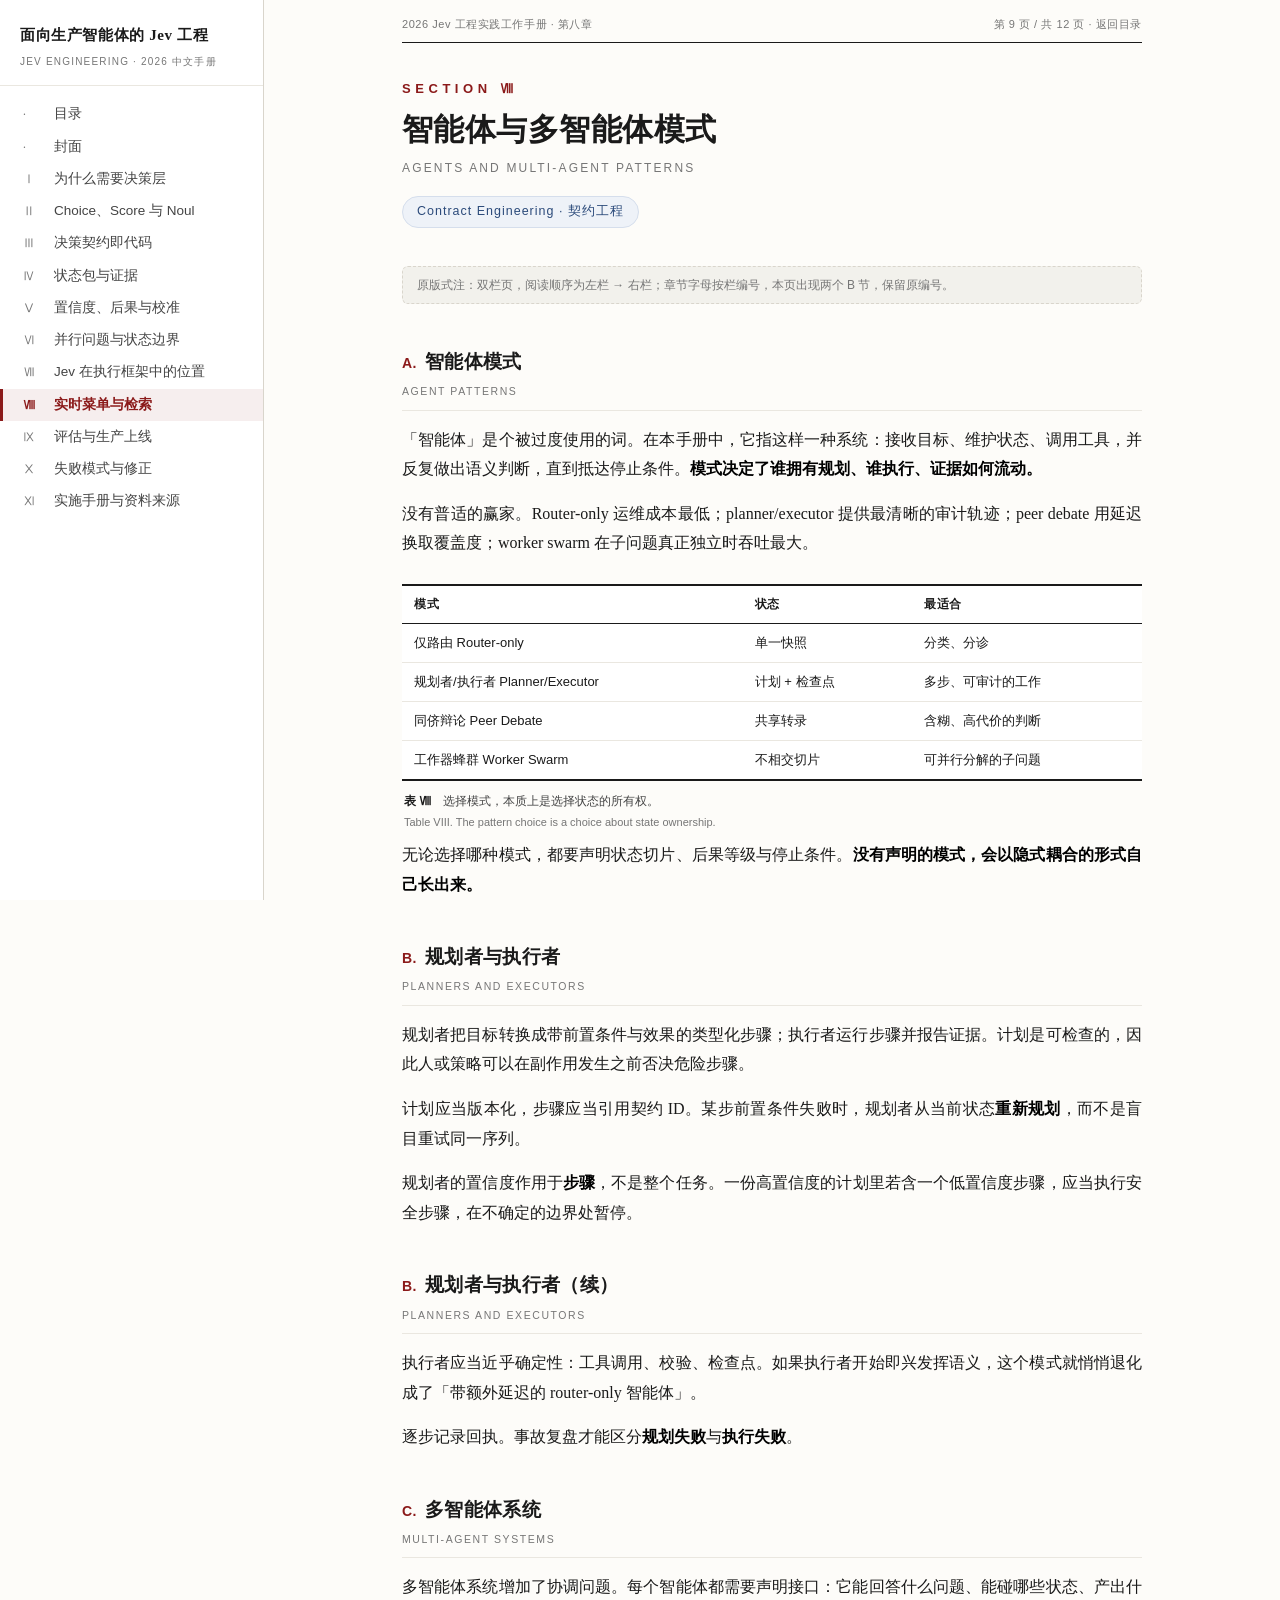
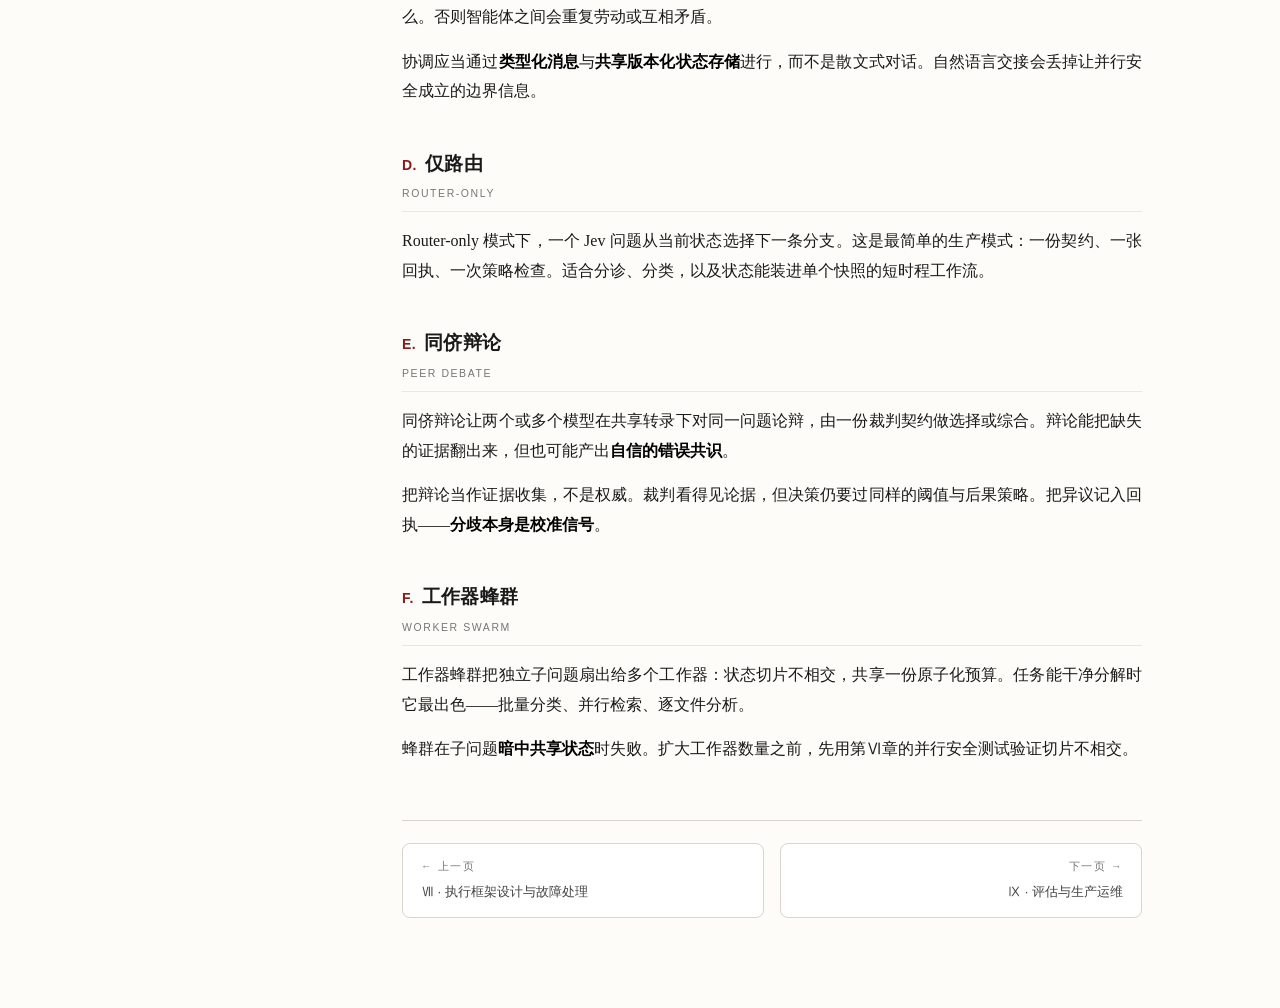
<file: page09.html>
<!DOCTYPE html>
<html lang="zh-CN">
<head>
<meta charset="UTF-8">
<meta name="viewport" content="width=device-width, initial-scale=1.0">
<title>Ⅷ · 智能体与多智能体模式 · Jev 工程中文手册</title>
<link rel="stylesheet" href="style.css">
</head>
<body>
<div class="page">
  <div class="running-head">
    <span>2026 Jev 工程实践工作手册 · 第八章</span>
    <span>第 9 页 / 共 12 页 · <a href="index.html">返回目录</a></span>
  </div>

  <div class="chapter-head">
    <div class="sec-no">SECTION Ⅷ</div>
    <h1>智能体与多智能体模式</h1>
    <div class="h1-en">Agents and Multi-Agent Patterns</div>
    <span class="kicker">Contract Engineering · 契约工程</span>
  </div>

  <div class="trans-note">原版式注：双栏页，阅读顺序为左栏 → 右栏；章节字母按栏编号，本页出现两个 B 节，保留原编号。</div>

  <h2><span class="letter">A.</span>智能体模式<span class="en">Agent Patterns</span></h2>
  <p>「智能体」是个被过度使用的词。在本手册中，它指这样一种系统：接收目标、维护状态、调用工具，并反复做出语义判断，直到抵达停止条件。<strong>模式决定了谁拥有规划、谁执行、证据如何流动。</strong></p>
  <p>没有普适的赢家。Router-only 运维成本最低；planner/executor 提供最清晰的审计轨迹；peer debate 用延迟换取覆盖度；worker swarm 在子问题真正独立时吞吐最大。</p>

  <div class="tbl-wrap">
    <table class="paper">
      <thead><tr><th>模式</th><th>状态</th><th>最适合</th></tr></thead>
      <tbody>
        <tr><td>仅路由 Router-only</td><td>单一快照</td><td>分类、分诊</td></tr>
        <tr><td>规划者/执行者 Planner/Executor</td><td>计划 + 检查点</td><td>多步、可审计的工作</td></tr>
        <tr><td>同侪辩论 Peer Debate</td><td>共享转录</td><td>含糊、高代价的判断</td></tr>
        <tr><td>工作器蜂群 Worker Swarm</td><td>不相交切片</td><td>可并行分解的子问题</td></tr>
      </tbody>
    </table>
    <div class="caption"><b>表 Ⅷ</b>　选择模式，本质上是选择状态的所有权。<br><span style="color:var(--ink-faint);font-size:11px;">Table VIII. The pattern choice is a choice about state ownership.</span></div>
  </div>

  <p>无论选择哪种模式，都要声明状态切片、后果等级与停止条件。<strong>没有声明的模式，会以隐式耦合的形式自己长出来。</strong></p>

  <h2><span class="letter">B.</span>规划者与执行者<span class="en">Planners and Executors</span></h2>
  <p>规划者把目标转换成带前置条件与效果的类型化步骤；执行者运行步骤并报告证据。计划是可检查的，因此人或策略可以在副作用发生之前否决危险步骤。</p>
  <p>计划应当版本化，步骤应当引用契约 ID。某步前置条件失败时，规划者从当前状态<strong>重新规划</strong>，而不是盲目重试同一序列。</p>
  <p>规划者的置信度作用于<strong>步骤</strong>，不是整个任务。一份高置信度的计划里若含一个低置信度步骤，应当执行安全步骤，在不确定的边界处暂停。</p>

  <h2><span class="letter">B.</span>规划者与执行者（续）<span class="en">Planners and Executors</span></h2>
  <p>执行者应当近乎确定性：工具调用、校验、检查点。如果执行者开始即兴发挥语义，这个模式就悄悄退化成了「带额外延迟的 router-only 智能体」。</p>
  <p>逐步记录回执。事故复盘才能区分<strong>规划失败</strong>与<strong>执行失败</strong>。</p>

  <h2><span class="letter">C.</span>多智能体系统<span class="en">Multi-Agent Systems</span></h2>
  <p>多智能体系统增加了协调问题。每个智能体都需要声明接口：它能回答什么问题、能碰哪些状态、产出什么。否则智能体之间会重复劳动或互相矛盾。</p>
  <p>协调应当通过<strong>类型化消息</strong>与<strong>共享版本化状态存储</strong>进行，而不是散文式对话。自然语言交接会丢掉让并行安全成立的边界信息。</p>

  <h2><span class="letter">D.</span>仅路由<span class="en">Router-Only</span></h2>
  <p>Router-only 模式下，一个 Jev 问题从当前状态选择下一条分支。这是最简单的生产模式：一份契约、一张回执、一次策略检查。适合分诊、分类，以及状态能装进单个快照的短时程工作流。</p>

  <h2><span class="letter">E.</span>同侪辩论<span class="en">Peer Debate</span></h2>
  <p>同侪辩论让两个或多个模型在共享转录下对同一问题论辩，由一份裁判契约做选择或综合。辩论能把缺失的证据翻出来，但也可能产出<strong>自信的错误共识</strong>。</p>
  <p>把辩论当作证据收集，不是权威。裁判看得见论据，但决策仍要过同样的阈值与后果策略。把异议记入回执——<strong>分歧本身是校准信号</strong>。</p>

  <h2><span class="letter">F.</span>工作器蜂群<span class="en">Worker Swarm</span></h2>
  <p>工作器蜂群把独立子问题扇出给多个工作器：状态切片不相交，共享一份原子化预算。任务能干净分解时它最出色——批量分类、并行检索、逐文件分析。</p>
  <p>蜂群在子问题<strong>暗中共享状态</strong>时失败。扩大工作器数量之前，先用第Ⅵ章的并行安全测试验证切片不相交。</p>

  <div class="pager">
    <a href="page08.html"><span class="dir">← 上一页</span>Ⅶ · 执行框架设计与故障处理</a>
    <a class="next" href="page10.html"><span class="dir">下一页 →</span>Ⅸ · 评估与生产运维</a>
  </div>
</div>
<script src="nav.js"></script>
</body>
</html>
</file>
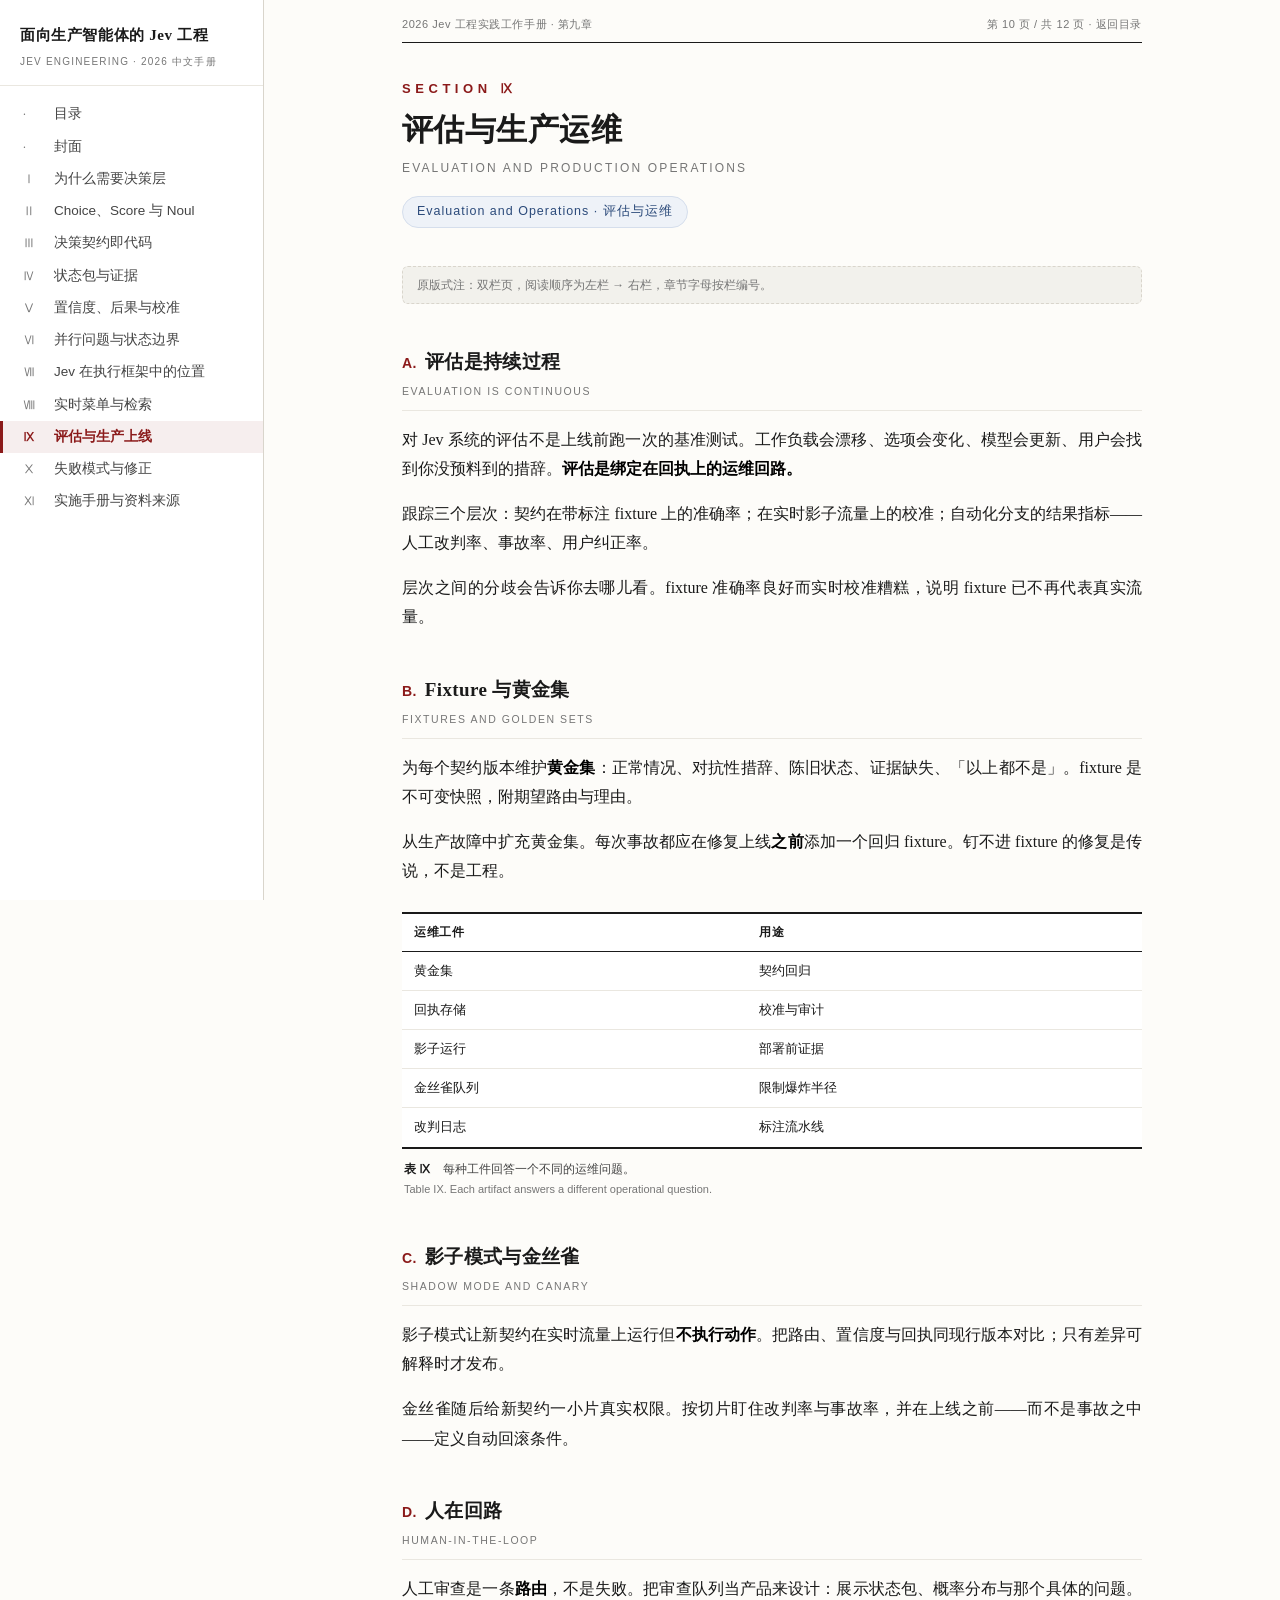
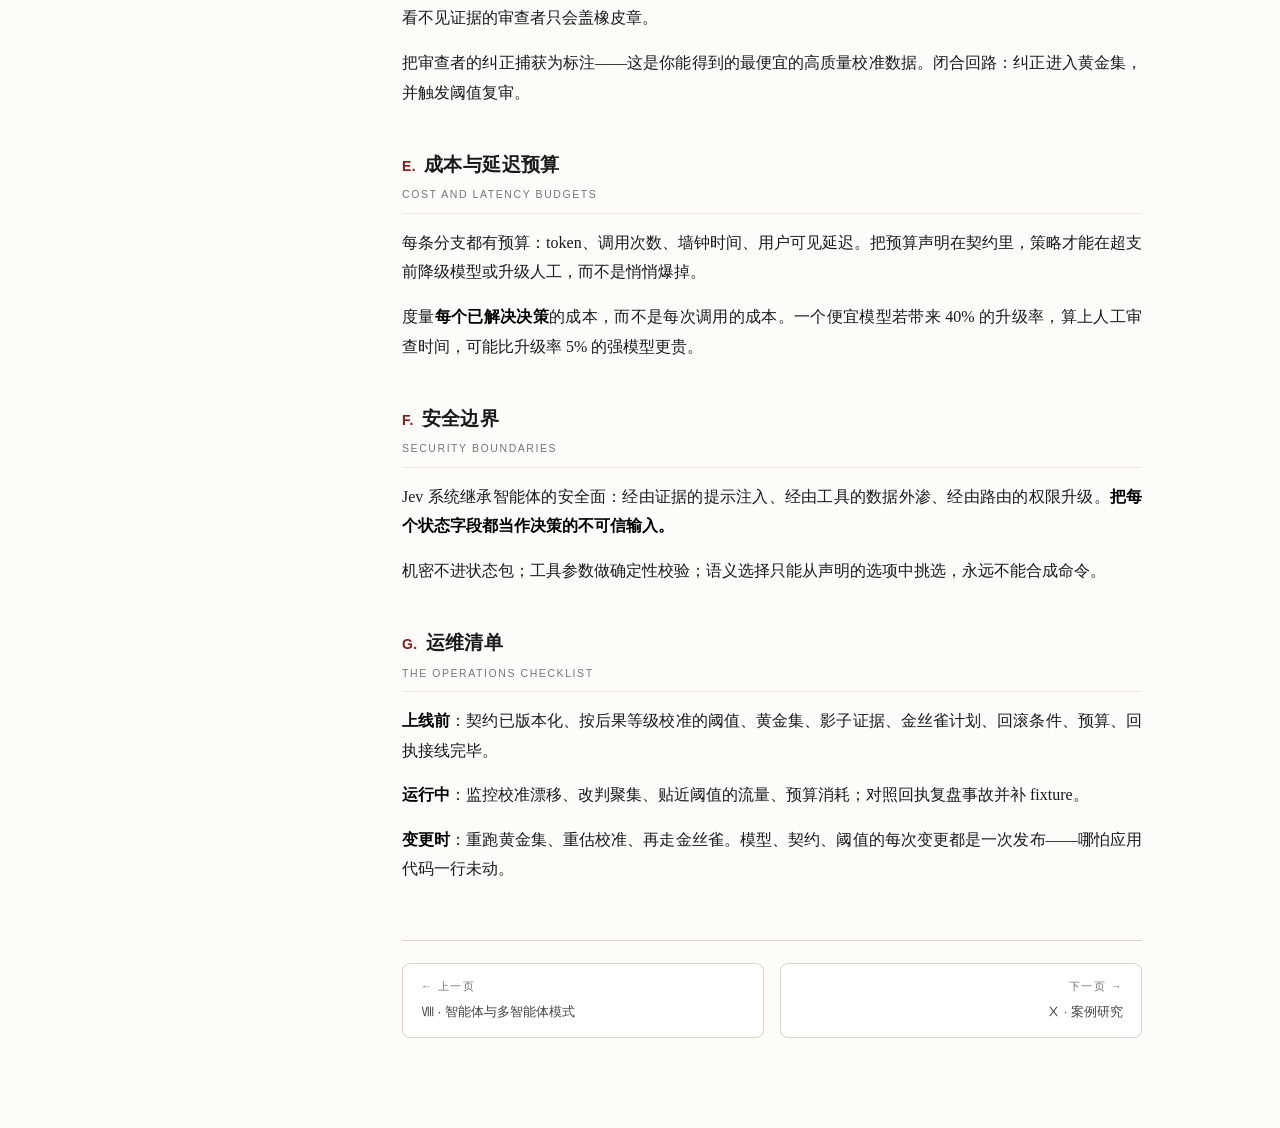
<file: page10.html>
<!DOCTYPE html>
<html lang="zh-CN">
<head>
<meta charset="UTF-8">
<meta name="viewport" content="width=device-width, initial-scale=1.0">
<title>Ⅸ · 评估与生产运维 · Jev 工程中文手册</title>
<link rel="stylesheet" href="style.css">
</head>
<body>
<div class="page">
  <div class="running-head">
    <span>2026 Jev 工程实践工作手册 · 第九章</span>
    <span>第 10 页 / 共 12 页 · <a href="index.html">返回目录</a></span>
  </div>

  <div class="chapter-head">
    <div class="sec-no">SECTION Ⅸ</div>
    <h1>评估与生产运维</h1>
    <div class="h1-en">Evaluation and Production Operations</div>
    <span class="kicker">Evaluation and Operations · 评估与运维</span>
  </div>

  <div class="trans-note">原版式注：双栏页，阅读顺序为左栏 → 右栏，章节字母按栏编号。</div>

  <h2><span class="letter">A.</span>评估是持续过程<span class="en">Evaluation Is Continuous</span></h2>
  <p>对 Jev 系统的评估不是上线前跑一次的基准测试。工作负载会漂移、选项会变化、模型会更新、用户会找到你没预料到的措辞。<strong>评估是绑定在回执上的运维回路。</strong></p>
  <p>跟踪三个层次：契约在带标注 fixture 上的准确率；在实时影子流量上的校准；自动化分支的结果指标——人工改判率、事故率、用户纠正率。</p>
  <p>层次之间的分歧会告诉你去哪儿看。fixture 准确率良好而实时校准糟糕，说明 fixture 已不再代表真实流量。</p>

  <h2><span class="letter">B.</span>Fixture 与黄金集<span class="en">Fixtures and Golden Sets</span></h2>
  <p>为每个契约版本维护<strong>黄金集</strong>：正常情况、对抗性措辞、陈旧状态、证据缺失、「以上都不是」。fixture 是不可变快照，附期望路由与理由。</p>
  <p>从生产故障中扩充黄金集。每次事故都应在修复上线<strong>之前</strong>添加一个回归 fixture。钉不进 fixture 的修复是传说，不是工程。</p>

  <div class="tbl-wrap">
    <table class="paper">
      <thead><tr><th>运维工件</th><th>用途</th></tr></thead>
      <tbody>
        <tr><td>黄金集</td><td>契约回归</td></tr>
        <tr><td>回执存储</td><td>校准与审计</td></tr>
        <tr><td>影子运行</td><td>部署前证据</td></tr>
        <tr><td>金丝雀队列</td><td>限制爆炸半径</td></tr>
        <tr><td>改判日志</td><td>标注流水线</td></tr>
      </tbody>
    </table>
    <div class="caption"><b>表 Ⅸ</b>　每种工件回答一个不同的运维问题。<br><span style="color:var(--ink-faint);font-size:11px;">Table IX. Each artifact answers a different operational question.</span></div>
  </div>

  <h2><span class="letter">C.</span>影子模式与金丝雀<span class="en">Shadow Mode and Canary</span></h2>
  <p>影子模式让新契约在实时流量上运行但<strong>不执行动作</strong>。把路由、置信度与回执同现行版本对比；只有差异可解释时才发布。</p>
  <p>金丝雀随后给新契约一小片真实权限。按切片盯住改判率与事故率，并在上线之前——而不是事故之中——定义自动回滚条件。</p>

  <h2><span class="letter">D.</span>人在回路<span class="en">Human-in-the-Loop</span></h2>
  <p>人工审查是一条<strong>路由</strong>，不是失败。把审查队列当产品来设计：展示状态包、概率分布与那个具体的问题。看不见证据的审查者只会盖橡皮章。</p>
  <p>把审查者的纠正捕获为标注——这是你能得到的最便宜的高质量校准数据。闭合回路：纠正进入黄金集，并触发阈值复审。</p>

  <h2><span class="letter">E.</span>成本与延迟预算<span class="en">Cost and Latency Budgets</span></h2>
  <p>每条分支都有预算：token、调用次数、墙钟时间、用户可见延迟。把预算声明在契约里，策略才能在超支前降级模型或升级人工，而不是悄悄爆掉。</p>
  <p>度量<strong>每个已解决决策</strong>的成本，而不是每次调用的成本。一个便宜模型若带来 40% 的升级率，算上人工审查时间，可能比升级率 5% 的强模型更贵。</p>

  <h2><span class="letter">F.</span>安全边界<span class="en">Security Boundaries</span></h2>
  <p>Jev 系统继承智能体的安全面：经由证据的提示注入、经由工具的数据外渗、经由路由的权限升级。<strong>把每个状态字段都当作决策的不可信输入。</strong></p>
  <p>机密不进状态包；工具参数做确定性校验；语义选择只能从声明的选项中挑选，永远不能合成命令。</p>

  <h2><span class="letter">G.</span>运维清单<span class="en">The Operations Checklist</span></h2>
  <p><strong>上线前</strong>：契约已版本化、按后果等级校准的阈值、黄金集、影子证据、金丝雀计划、回滚条件、预算、回执接线完毕。</p>
  <p><strong>运行中</strong>：监控校准漂移、改判聚集、贴近阈值的流量、预算消耗；对照回执复盘事故并补 fixture。</p>
  <p><strong>变更时</strong>：重跑黄金集、重估校准、再走金丝雀。模型、契约、阈值的每次变更都是一次发布——哪怕应用代码一行未动。</p>

  <div class="pager">
    <a href="page09.html"><span class="dir">← 上一页</span>Ⅷ · 智能体与多智能体模式</a>
    <a class="next" href="page11.html"><span class="dir">下一页 →</span>Ⅹ · 案例研究</a>
  </div>
</div>
<script src="nav.js"></script>
</body>
</html>
</file>
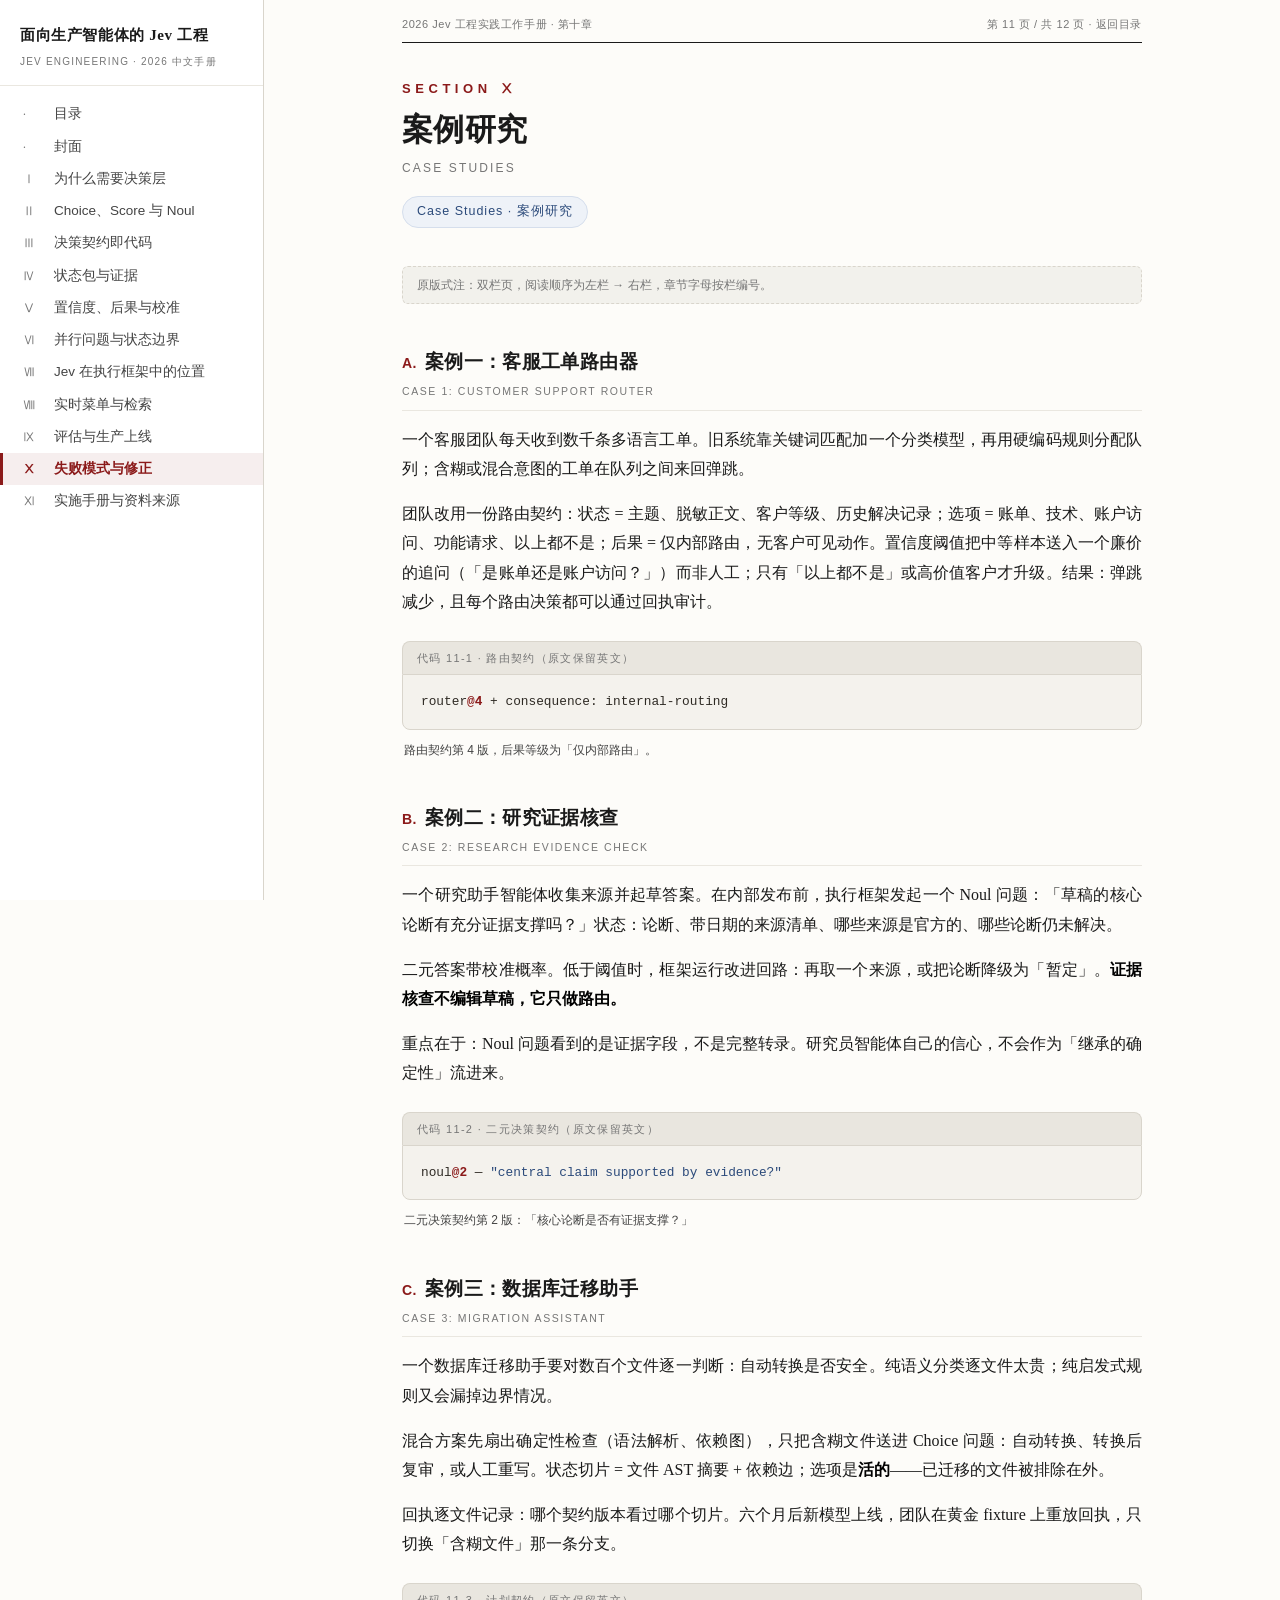
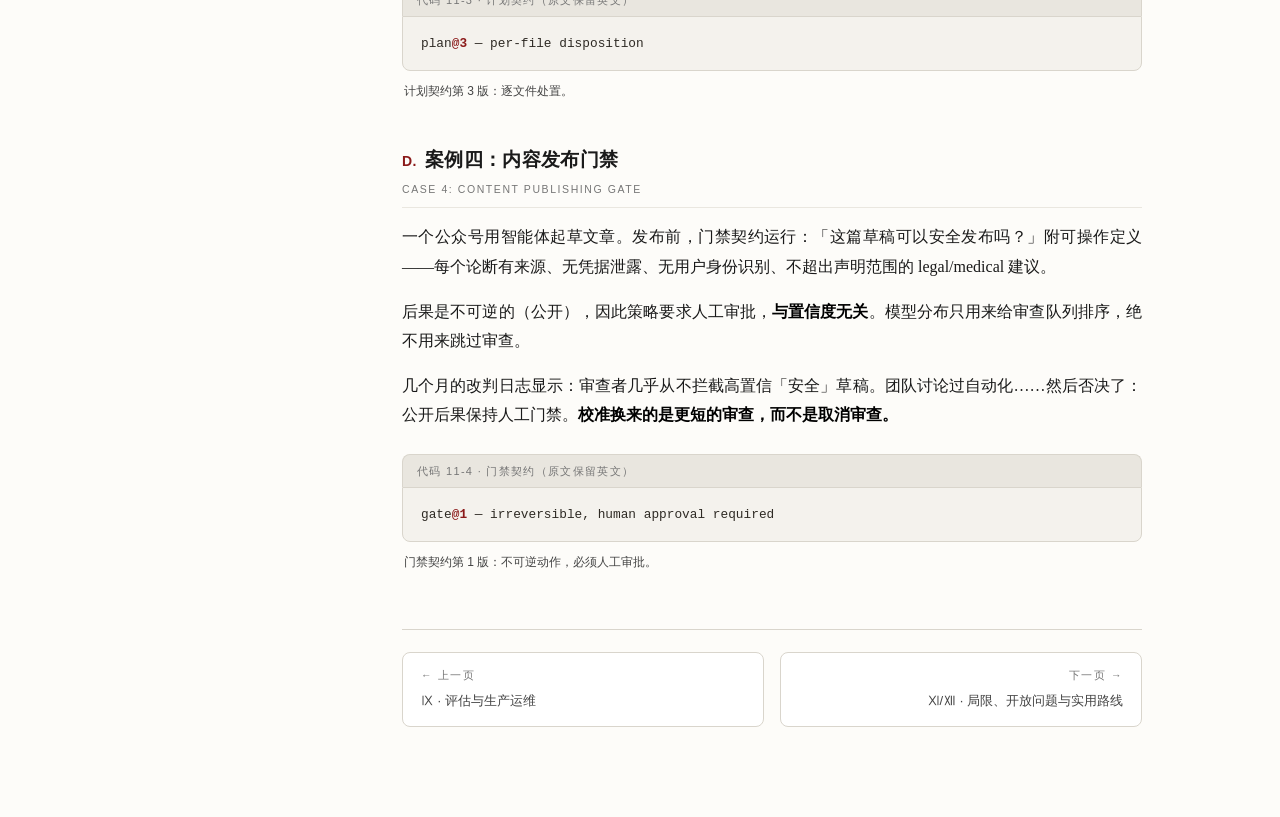
<file: page11.html>
<!DOCTYPE html>
<html lang="zh-CN">
<head>
<meta charset="UTF-8">
<meta name="viewport" content="width=device-width, initial-scale=1.0">
<title>Ⅹ · 案例研究 · Jev 工程中文手册</title>
<link rel="stylesheet" href="style.css">
</head>
<body>
<div class="page">
  <div class="running-head">
    <span>2026 Jev 工程实践工作手册 · 第十章</span>
    <span>第 11 页 / 共 12 页 · <a href="index.html">返回目录</a></span>
  </div>

  <div class="chapter-head">
    <div class="sec-no">SECTION Ⅹ</div>
    <h1>案例研究</h1>
    <div class="h1-en">Case Studies</div>
    <span class="kicker">Case Studies · 案例研究</span>
  </div>

  <div class="trans-note">原版式注：双栏页，阅读顺序为左栏 → 右栏，章节字母按栏编号。</div>

  <h2><span class="letter">A.</span>案例一：客服工单路由器<span class="en">Case 1: Customer Support Router</span></h2>
  <p>一个客服团队每天收到数千条多语言工单。旧系统靠关键词匹配加一个分类模型，再用硬编码规则分配队列；含糊或混合意图的工单在队列之间来回弹跳。</p>
  <p>团队改用一份路由契约：状态 = 主题、脱敏正文、客户等级、历史解决记录；选项 = 账单、技术、账户访问、功能请求、以上都不是；后果 = 仅内部路由，无客户可见动作。置信度阈值把中等样本送入一个廉价的追问（「是账单还是账户访问？」）而非人工；只有「以上都不是」或高价值客户才升级。结果：弹跳减少，且每个路由决策都可以通过回执审计。</p>

  <div class="code-wrap">
    <div class="code-head">代码 11-1 · 路由契约（原文保留英文）</div>
    <pre class="code">router<span class="kw">@4</span> + consequence: internal-routing</pre>
    <div class="caption">路由契约第 4 版，后果等级为「仅内部路由」。</div>
  </div>

  <h2><span class="letter">B.</span>案例二：研究证据核查<span class="en">Case 2: Research Evidence Check</span></h2>
  <p>一个研究助手智能体收集来源并起草答案。在内部发布前，执行框架发起一个 Noul 问题：「草稿的核心论断有充分证据支撑吗？」状态：论断、带日期的来源清单、哪些来源是官方的、哪些论断仍未解决。</p>
  <p>二元答案带校准概率。低于阈值时，框架运行改进回路：再取一个来源，或把论断降级为「暂定」。<strong>证据核查不编辑草稿，它只做路由。</strong></p>
  <p>重点在于：Noul 问题看到的是证据字段，不是完整转录。研究员智能体自己的信心，不会作为「继承的确定性」流进来。</p>

  <div class="code-wrap">
    <div class="code-head">代码 11-2 · 二元决策契约（原文保留英文）</div>
    <pre class="code">noul<span class="kw">@2</span> — <span class="st">"central claim supported by evidence?"</span></pre>
    <div class="caption">二元决策契约第 2 版：「核心论断是否有证据支撑？」</div>
  </div>

  <h2><span class="letter">C.</span>案例三：数据库迁移助手<span class="en">Case 3: Migration Assistant</span></h2>
  <p>一个数据库迁移助手要对数百个文件逐一判断：自动转换是否安全。纯语义分类逐文件太贵；纯启发式规则又会漏掉边界情况。</p>
  <p>混合方案先扇出确定性检查（语法解析、依赖图），只把含糊文件送进 Choice 问题：自动转换、转换后复审，或人工重写。状态切片 = 文件 AST 摘要 + 依赖边；选项是<strong>活的</strong>——已迁移的文件被排除在外。</p>
  <p>回执逐文件记录：哪个契约版本看过哪个切片。六个月后新模型上线，团队在黄金 fixture 上重放回执，只切换「含糊文件」那一条分支。</p>

  <div class="code-wrap">
    <div class="code-head">代码 11-3 · 计划契约（原文保留英文）</div>
    <pre class="code">plan<span class="kw">@3</span> — per-file disposition</pre>
    <div class="caption">计划契约第 3 版：逐文件处置。</div>
  </div>

  <h2><span class="letter">D.</span>案例四：内容发布门禁<span class="en">Case 4: Content Publishing Gate</span></h2>
  <p>一个公众号用智能体起草文章。发布前，门禁契约运行：「这篇草稿可以安全发布吗？」附可操作定义——每个论断有来源、无凭据泄露、无用户身份识别、不超出声明范围的 legal/medical 建议。</p>
  <p>后果是不可逆的（公开），因此策略要求人工审批，<strong>与置信度无关</strong>。模型分布只用来给审查队列排序，绝不用来跳过审查。</p>
  <p>几个月的改判日志显示：审查者几乎从不拦截高置信「安全」草稿。团队讨论过自动化……然后否决了：公开后果保持人工门禁。<strong>校准换来的是更短的审查，而不是取消审查。</strong></p>

  <div class="code-wrap">
    <div class="code-head">代码 11-4 · 门禁契约（原文保留英文）</div>
    <pre class="code">gate<span class="kw">@1</span> — irreversible, human approval required</pre>
    <div class="caption">门禁契约第 1 版：不可逆动作，必须人工审批。</div>
  </div>

  <div class="pager">
    <a href="page10.html"><span class="dir">← 上一页</span>Ⅸ · 评估与生产运维</a>
    <a class="next" href="page12.html"><span class="dir">下一页 →</span>Ⅺ/Ⅻ · 局限、开放问题与实用路线</a>
  </div>
</div>
<script src="nav.js"></script>
</body>
</html>
</file>
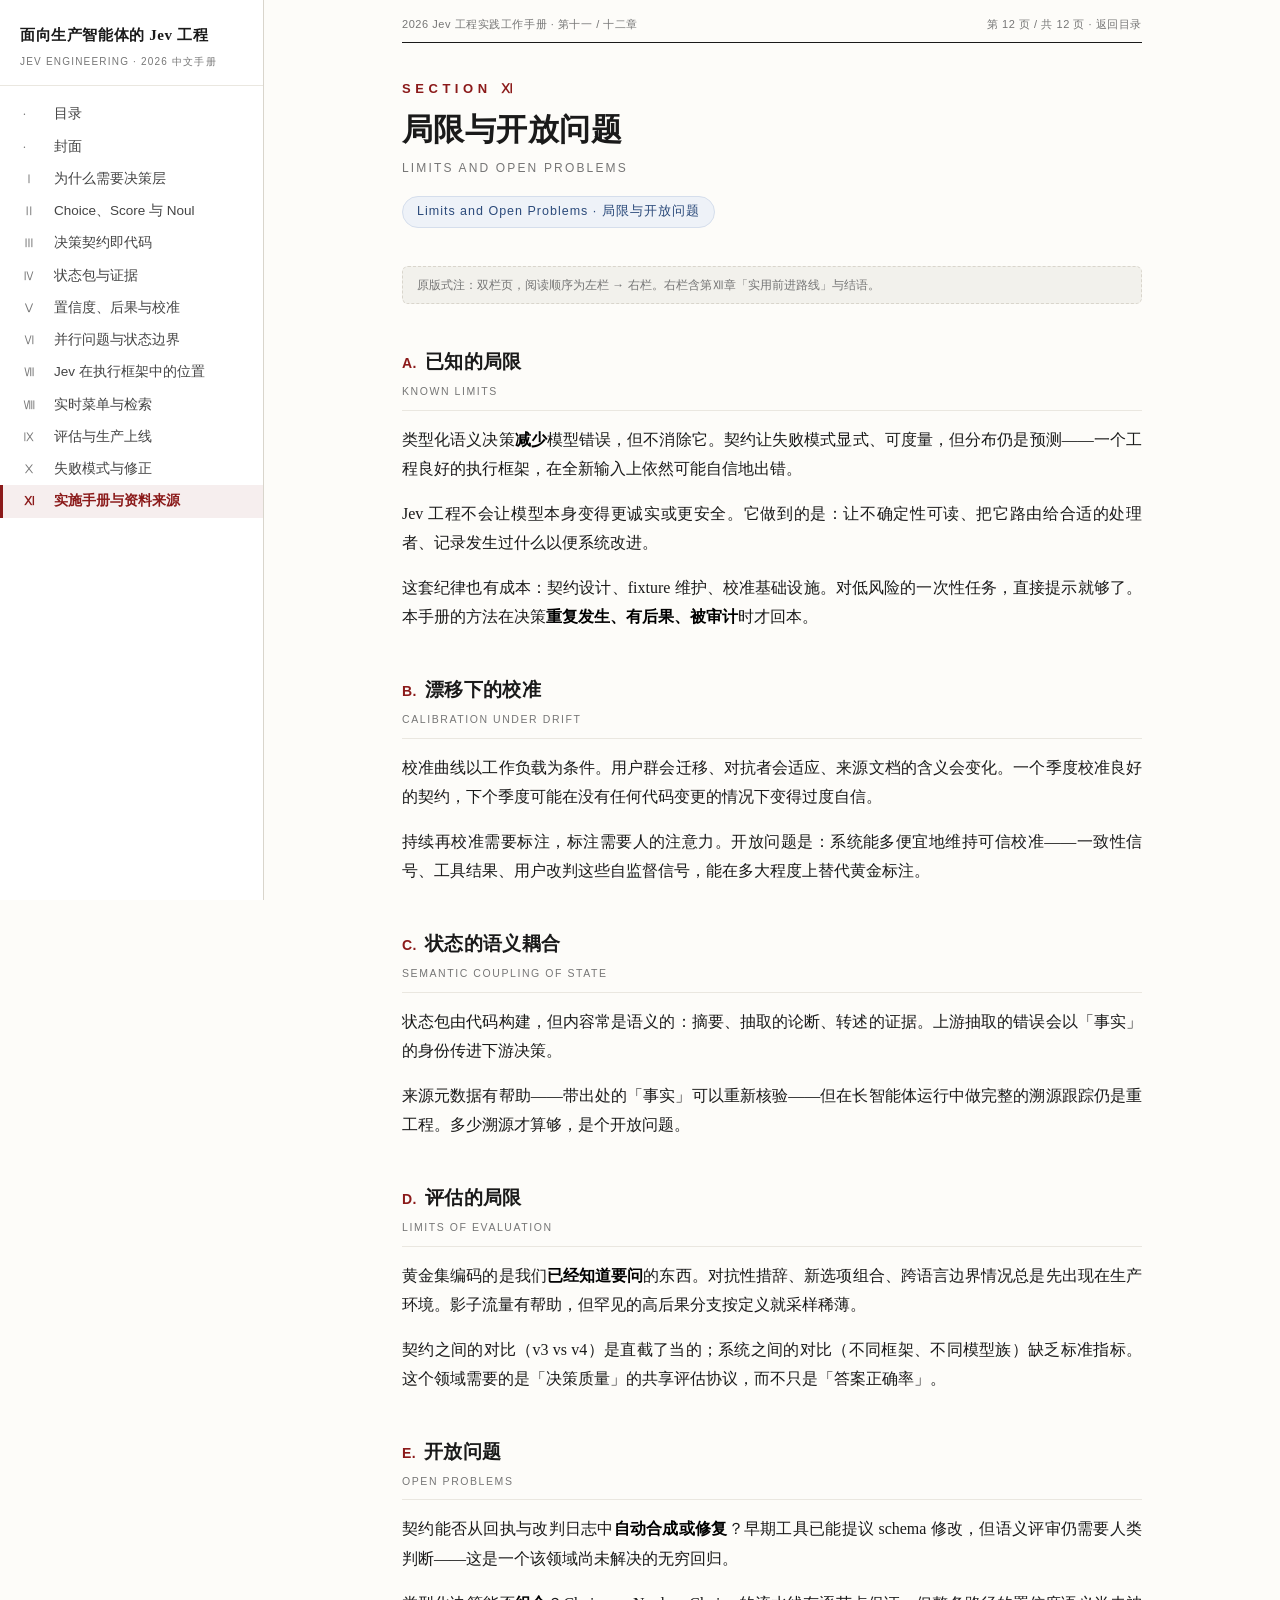
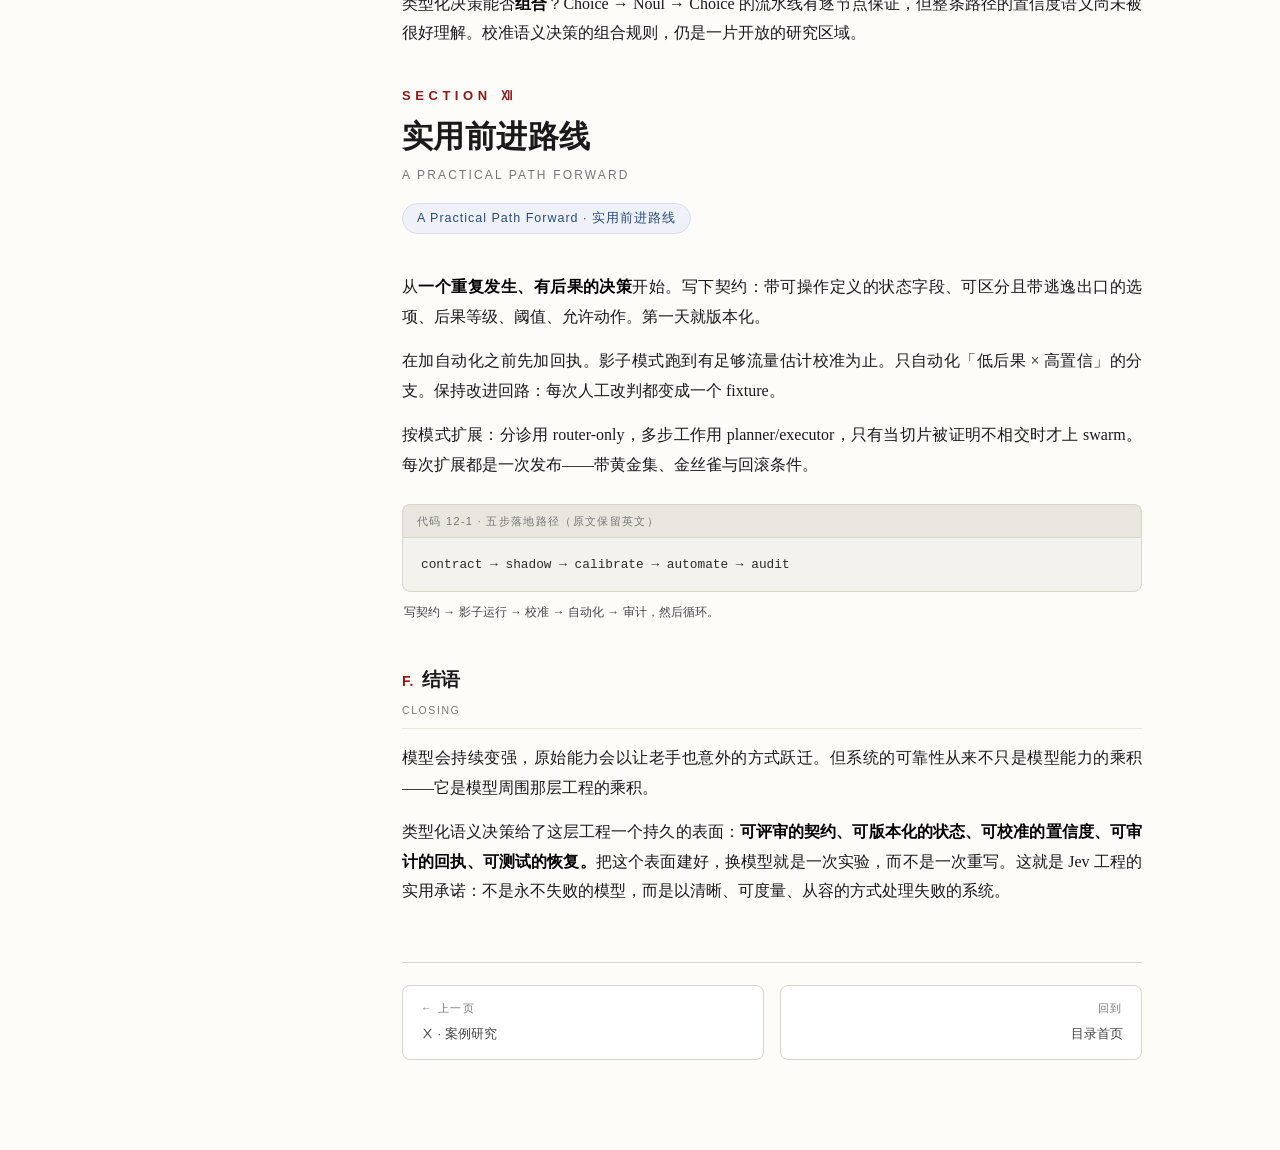
<file: page12.html>
<!DOCTYPE html>
<html lang="zh-CN">
<head>
<meta charset="UTF-8">
<meta name="viewport" content="width=device-width, initial-scale=1.0">
<title>Ⅺ·Ⅻ · 局限、开放问题与实用路线 · Jev 工程中文手册</title>
<link rel="stylesheet" href="style.css">
</head>
<body>
<div class="page">
  <div class="running-head">
    <span>2026 Jev 工程实践工作手册 · 第十一 / 十二章</span>
    <span>第 12 页 / 共 12 页 · <a href="index.html">返回目录</a></span>
  </div>

  <div class="chapter-head">
    <div class="sec-no">SECTION Ⅺ</div>
    <h1>局限与开放问题</h1>
    <div class="h1-en">Limits and Open Problems</div>
    <span class="kicker">Limits and Open Problems · 局限与开放问题</span>
  </div>

  <div class="trans-note">原版式注：双栏页，阅读顺序为左栏 → 右栏。右栏含第Ⅻ章「实用前进路线」与结语。</div>

  <h2><span class="letter">A.</span>已知的局限<span class="en">Known Limits</span></h2>
  <p>类型化语义决策<strong>减少</strong>模型错误，但不消除它。契约让失败模式显式、可度量，但分布仍是预测——一个工程良好的执行框架，在全新输入上依然可能自信地出错。</p>
  <p>Jev 工程不会让模型本身变得更诚实或更安全。它做到的是：让不确定性可读、把它路由给合适的处理者、记录发生过什么以便系统改进。</p>
  <p>这套纪律也有成本：契约设计、fixture 维护、校准基础设施。对低风险的一次性任务，直接提示就够了。本手册的方法在决策<strong>重复发生、有后果、被审计</strong>时才回本。</p>

  <h2><span class="letter">B.</span>漂移下的校准<span class="en">Calibration Under Drift</span></h2>
  <p>校准曲线以工作负载为条件。用户群会迁移、对抗者会适应、来源文档的含义会变化。一个季度校准良好的契约，下个季度可能在没有任何代码变更的情况下变得过度自信。</p>
  <p>持续再校准需要标注，标注需要人的注意力。开放问题是：系统能多便宜地维持可信校准——一致性信号、工具结果、用户改判这些自监督信号，能在多大程度上替代黄金标注。</p>

  <h2><span class="letter">C.</span>状态的语义耦合<span class="en">Semantic Coupling of State</span></h2>
  <p>状态包由代码构建，但内容常是语义的：摘要、抽取的论断、转述的证据。上游抽取的错误会以「事实」的身份传进下游决策。</p>
  <p>来源元数据有帮助——带出处的「事实」可以重新核验——但在长智能体运行中做完整的溯源跟踪仍是重工程。多少溯源才算够，是个开放问题。</p>

  <h2><span class="letter">D.</span>评估的局限<span class="en">Limits of Evaluation</span></h2>
  <p>黄金集编码的是我们<strong>已经知道要问</strong>的东西。对抗性措辞、新选项组合、跨语言边界情况总是先出现在生产环境。影子流量有帮助，但罕见的高后果分支按定义就采样稀薄。</p>
  <p>契约之间的对比（v3 vs v4）是直截了当的；系统之间的对比（不同框架、不同模型族）缺乏标准指标。这个领域需要的是「决策质量」的共享评估协议，而不只是「答案正确率」。</p>

  <h2><span class="letter">E.</span>开放问题<span class="en">Open Problems</span></h2>
  <p>契约能否从回执与改判日志中<strong>自动合成或修复</strong>？早期工具已能提议 schema 修改，但语义评审仍需要人类判断——这是一个该领域尚未解决的无穷回归。</p>
  <p>类型化决策能否<strong>组合</strong>？Choice → Noul → Choice 的流水线有逐节点保证，但整条路径的置信度语义尚未被很好理解。校准语义决策的组合规则，仍是一片开放的研究区域。</p>

  <div class="chapter-head" style="margin-top:36px;">
    <div class="sec-no">SECTION Ⅻ</div>
    <h1>实用前进路线</h1>
    <div class="h1-en">A Practical Path Forward</div>
    <span class="kicker">A Practical Path Forward · 实用前进路线</span>
  </div>

  <p>从<strong>一个重复发生、有后果的决策</strong>开始。写下契约：带可操作定义的状态字段、可区分且带逃逸出口的选项、后果等级、阈值、允许动作。第一天就版本化。</p>
  <p>在加自动化之前先加回执。影子模式跑到有足够流量估计校准为止。只自动化「低后果 × 高置信」的分支。保持改进回路：每次人工改判都变成一个 fixture。</p>
  <p>按模式扩展：分诊用 router-only，多步工作用 planner/executor，只有当切片被证明不相交时才上 swarm。每次扩展都是一次发布——带黄金集、金丝雀与回滚条件。</p>

  <div class="code-wrap">
    <div class="code-head">代码 12-1 · 五步落地路径（原文保留英文）</div>
    <pre class="code">contract → shadow → calibrate → automate → audit</pre>
    <div class="caption">写契约 → 影子运行 → 校准 → 自动化 → 审计，然后循环。</div>
  </div>

  <h2><span class="letter">F.</span>结语<span class="en">Closing</span></h2>
  <p>模型会持续变强，原始能力会以让老手也意外的方式跃迁。但系统的可靠性从来不只是模型能力的乘积——它是模型周围那层工程的乘积。</p>
  <p>类型化语义决策给了这层工程一个持久的表面：<strong>可评审的契约、可版本化的状态、可校准的置信度、可审计的回执、可测试的恢复。</strong>把这个表面建好，换模型就是一次实验，而不是一次重写。这就是 Jev 工程的实用承诺：不是永不失败的模型，而是以清晰、可度量、从容的方式处理失败的系统。</p>

  <div class="pager">
    <a href="page11.html"><span class="dir">← 上一页</span>Ⅹ · 案例研究</a>
    <a class="next" href="index.html"><span class="dir">回到</span>目录首页</a>
  </div>
</div>
<script src="nav.js"></script>
</body>
</html>
</file>
<file: style.css>
/* JEV ENGINEERING 中文手册 — 共享样式 */
:root {
  --ink: #1a1a1a;
  --ink-soft: #444;
  --ink-faint: #767676;
  --paper: #fdfcf9;
  --card: #ffffff;
  --rule: #d9d5cc;
  --rule-soft: #eae7e0;
  --accent: #8b1a1a;      /* 学术深红 */
  --accent-soft: #f6eeee;
  --blue: #2b4a7a;
  --code-bg: #f4f2ed;
  --serif: "Noto Serif SC", "Songti SC", "SimSun", Georgia, serif;
  --sans: "Noto Sans SC", "PingFang SC", "Microsoft YaHei", -apple-system, sans-serif;
  --mono: "SF Mono", "JetBrains Mono", Consolas, "Courier New", monospace;
}
* { box-sizing: border-box; margin: 0; padding: 0; }
html { scroll-behavior: smooth; }
body {
  font-family: var(--serif);
  background: var(--paper);
  color: var(--ink);
  line-height: 1.85;
  font-size: 16px;
}
/* ---------- 布局 ---------- */
.layout { display: flex; min-height: 100vh; }
.sidebar {
  width: 264px; flex-shrink: 0;
  border-right: 1px solid var(--rule);
  background: var(--card);
  position: sticky; top: 0; height: 100vh; overflow-y: auto;
  padding: 22px 0 30px;
}
.sidebar .brand {
  padding: 0 20px 14px; border-bottom: 1px solid var(--rule-soft); margin-bottom: 12px;
}
.sidebar .brand .zh { font-weight: 700; font-size: 15px; letter-spacing: .04em; }
.sidebar .brand .en {
  font-family: var(--sans); font-size: 10px; color: var(--ink-faint);
  letter-spacing: .12em; text-transform: uppercase; margin-top: 3px;
}
.sidebar nav a {
  display: flex; gap: 9px; align-items: baseline;
  padding: 6px 20px; text-decoration: none; color: var(--ink-soft);
  font-size: 13.5px; font-family: var(--sans); line-height: 1.5;
  border-left: 3px solid transparent;
}
.sidebar nav a:hover { background: var(--accent-soft); color: var(--accent); }
.sidebar nav a.active { border-left-color: var(--accent); color: var(--accent); font-weight: 600; background: var(--accent-soft); }
.sidebar nav a .no { font-family: var(--serif); font-size: 11.5px; color: var(--ink-faint); min-width: 22px; }
.sidebar nav a.active .no { color: var(--accent); }
.main { flex: 1; min-width: 0; }
.page { max-width: 820px; margin: 0 auto; padding: 0 40px 90px; }

/* ---------- 页眉 ---------- */
.running-head {
  display: flex; justify-content: space-between; align-items: baseline;
  border-bottom: 1px solid var(--ink); padding: 14px 0 8px; margin-bottom: 34px;
  font-family: var(--sans); font-size: 11px; color: var(--ink-faint);
  letter-spacing: .05em;
}
.running-head a { color: var(--ink-faint); text-decoration: none; }
.running-head a:hover { color: var(--accent); }

/* ---------- 章节标题区（对应 PDF 每页页首） ---------- */
.chapter-head { text-align: left; margin-bottom: 38px; }
.chapter-head .sec-no {
  font-family: var(--sans); font-size: 13px; letter-spacing: .35em;
  color: var(--accent); font-weight: 700; margin-bottom: 8px;
}
.chapter-head h1 {
  font-size: 31px; font-weight: 700; letter-spacing: .015em; line-height: 1.35;
  margin-bottom: 6px;
}
.chapter-head .h1-en {
  font-family: var(--sans); font-size: 12px; font-weight: 500;
  color: var(--ink-faint); letter-spacing: .18em; text-transform: uppercase;
  margin-bottom: 16px;
}
.chapter-head .kicker {
  display: inline-block; font-family: var(--sans); font-size: 12.5px;
  color: var(--blue); background: #eef2f8; border: 1px solid #d5deec;
  padding: 3px 14px; border-radius: 999px; letter-spacing: .08em;
}
h2 {
  font-size: 19px; margin: 40px 0 14px; padding-bottom: 8px;
  border-bottom: 1px solid var(--rule-soft); letter-spacing: .02em;
}
h2 .letter { color: var(--accent); font-family: var(--sans); font-size: 14px; margin-right: 8px; }
h2 .en { display: block; font-family: var(--sans); font-size: 10.5px; font-weight: 500;
  color: var(--ink-faint); letter-spacing: .15em; text-transform: uppercase; margin-top: 3px; }

/* ---------- 正文 ---------- */
p { margin: 0 0 15px; text-align: justify; }
strong { color: #000; }
.term { border-bottom: 1px dashed var(--accent); cursor: help; }
p code, li code, td code {
  font-family: var(--mono); font-size: 13px; background: var(--code-bg);
  padding: 1px 6px; border-radius: 4px; color: #7a3300;
}

/* ---------- 表格 ---------- */
.tbl-wrap { margin: 26px 0 8px; overflow-x: auto; }
table.paper {
  width: 100%; border-collapse: collapse; font-family: var(--sans);
  font-size: 13px; background: var(--card);
  border-top: 2px solid var(--ink); border-bottom: 2px solid var(--ink);
}
table.paper th {
  text-align: left; padding: 8px 12px; font-size: 11.5px; letter-spacing: .06em;
  border-bottom: 1px solid var(--ink); font-weight: 700; white-space: nowrap;
}
table.paper td { padding: 7px 12px; border-bottom: 1px solid var(--rule-soft); vertical-align: top; }
table.paper tr:last-child td { border-bottom: none; }
table.paper td.num { text-align: right; font-family: var(--mono); font-size: 12.5px; white-space: nowrap; }
table.paper code { font-family: var(--mono); font-size: 12px; }
.caption {
  font-family: var(--sans); font-size: 12px; color: var(--ink-soft);
  margin: 10px 2px 0; line-height: 1.7;
}
.caption b { color: var(--ink); }

/* ---------- 代码块 ---------- */
.code-wrap { margin: 24px 0 8px; }
.code-head {
  font-family: var(--sans); font-size: 11px; letter-spacing: .12em;
  color: var(--ink-faint); background: #e9e6df; border: 1px solid var(--rule);
  border-bottom: none; border-radius: 8px 8px 0 0; padding: 6px 14px;
  text-transform: uppercase;
}
pre.code {
  font-family: var(--mono); font-size: 12.8px; line-height: 1.65;
  background: var(--code-bg); border: 1px solid var(--rule); border-radius: 0 0 8px 8px;
  padding: 16px 18px; overflow-x: auto; color: #2e2a24; white-space: pre;
}
pre.code .cm { color: #7c8a6e; }      /* 注释 */
pre.code .kw { color: #8b1a1a; font-weight: 600; }
pre.code .st { color: #2b4a7a; }
pre.code .fn { color: #6b4fa0; }

/* ---------- 图 ---------- */
figure { margin: 30px 0; text-align: center; }
figure svg { max-width: 100%; height: auto; }
figcaption {
  font-family: var(--sans); font-size: 12.5px; color: var(--ink-soft);
  margin-top: 12px; line-height: 1.7; text-align: left;
}
figcaption b { color: var(--ink); }
figcaption .en { color: var(--ink-faint); font-size: 11px; display: block; margin-top: 2px; font-style: italic; }

/* ---------- 提示块 ---------- */
.note {
  border-left: 3px solid var(--accent); background: var(--accent-soft);
  padding: 12px 18px; margin: 20px 0; font-size: 14.5px; border-radius: 0 6px 6px 0;
}
.trans-note {
  font-family: var(--sans); font-size: 12px; color: var(--ink-faint);
  background: #f2f1ec; border: 1px dashed var(--rule); border-radius: 6px;
  padding: 8px 14px; margin: 18px 0; line-height: 1.7;
}

/* ---------- 底部翻页 ---------- */
.pager {
  display: flex; justify-content: space-between; gap: 16px;
  border-top: 1px solid var(--rule); margin-top: 56px; padding-top: 22px;
}
.pager a {
  flex: 1; text-decoration: none; color: var(--ink-soft);
  border: 1px solid var(--rule); background: var(--card); border-radius: 8px;
  padding: 13px 18px; font-family: var(--sans); font-size: 13px;
  transition: all .15s;
}
.pager a:hover { border-color: var(--accent); color: var(--accent); }
.pager a .dir { display: block; font-size: 10.5px; color: var(--ink-faint); letter-spacing: .15em; margin-bottom: 4px; }
.pager a.next { text-align: right; }
.pager .spacer { flex: 1; }

/* ---------- 首页 ---------- */
.cover-index { max-width: 860px; margin: 0 auto; padding: 60px 40px 90px; }
.cover-index .masthead { text-align: center; padding: 40px 0 30px; border-bottom: 2px solid var(--ink); }
.cover-index .masthead .series { font-family: var(--sans); font-size: 12px; letter-spacing: .25em; color: var(--ink-faint); margin-bottom: 20px; }
.cover-index .masthead h1 { font-size: 40px; letter-spacing: .02em; line-height: 1.3; }
.cover-index .masthead h1 .en { display: block; font-family: var(--sans); font-size: 13px; font-weight: 600; color: var(--accent); letter-spacing: .3em; margin-bottom: 14px; text-transform: uppercase; }
.cover-index .masthead .sub { margin-top: 18px; font-size: 16px; color: var(--ink-soft); }
.cover-index .masthead .sub-en { font-family: var(--sans); font-size: 12px; color: var(--ink-faint); margin-top: 6px; letter-spacing: .05em; }
.toc { margin-top: 44px; }
.toc h2 { font-size: 15px; letter-spacing: .2em; color: var(--ink-faint); font-family: var(--sans); border: none; margin-bottom: 18px; }
.toc ol { list-style: none; }
.toc li { border-bottom: 1px solid var(--rule-soft); }
.toc a {
  display: flex; align-items: baseline; gap: 16px; padding: 14px 6px;
  text-decoration: none; color: var(--ink);
}
.toc a:hover { background: var(--accent-soft); }
.toc .no { font-family: var(--sans); font-size: 12px; color: var(--accent); font-weight: 700; min-width: 34px; letter-spacing: .05em; }
.toc .zh { font-size: 16.5px; font-weight: 600; }
.toc .en2 { font-family: var(--sans); font-size: 11px; color: var(--ink-faint); letter-spacing: .08em; text-transform: uppercase; margin-top: 2px; display: block; }
.toc .kick { margin-left: auto; font-family: var(--sans); font-size: 11.5px; color: var(--blue); white-space: nowrap; }
.site-meta { margin-top: 50px; padding-top: 20px; border-top: 1px solid var(--rule);
  font-family: var(--sans); font-size: 12px; color: var(--ink-faint); line-height: 1.9; }

/* ---------- 封面页(page01) ---------- */
.paper-cover { text-align: center; padding-top: 30px; }
.paper-cover .title-en { font-family: var(--sans); font-weight: 800; font-size: 34px; letter-spacing: .06em; line-height: 1.25; }
.paper-cover .title-zh { font-size: 30px; font-weight: 700; margin-top: 14px; letter-spacing: .06em; }
.paper-cover .subtitle { font-size: 17px; color: var(--ink-soft); margin-top: 22px; }
.paper-cover .companion { font-family: var(--sans); font-size: 12.5px; color: var(--ink-faint); margin-top: 14px; }
.paper-cover .disclaimer { font-family: var(--sans); font-size: 11.5px; color: var(--ink-faint); font-style: italic; margin-top: 6px; }
.abstract-box { text-align: left; margin-top: 44px; border-top: 2px solid var(--ink); border-bottom: 1px solid var(--ink); padding: 26px 0 22px; }
.abstract-box .ab-label { font-family: var(--sans); font-size: 12.5px; font-weight: 800; letter-spacing: .3em; margin-bottom: 14px; }
.abstract-box .cols { display: grid; grid-template-columns: 1fr 1fr; gap: 34px; }
.abstract-box p { font-size: 14.5px; }
.index-terms { text-align: left; margin-top: 30px; }
.index-terms .lbl { font-family: var(--sans); font-size: 12px; font-weight: 800; letter-spacing: .2em; margin-bottom: 8px; }
.index-terms .terms { font-size: 13.5px; color: var(--ink-soft); line-height: 2.1; }
.index-terms .terms span { background: #eef2f8; border: 1px solid #d5deec; border-radius: 4px; padding: 2px 9px; margin-right: 7px; font-family: var(--sans); font-size: 12px; white-space: nowrap; display: inline-block; margin-bottom: 6px; }

/* ---------- 响应式 ---------- */
#sidebar-toggle { display: none; }
@media (max-width: 960px) {
  .sidebar { position: fixed; left: -280px; z-index: 50; transition: left .2s; box-shadow: 4px 0 20px rgba(0,0,0,.08); }
  body.nav-open .sidebar { left: 0; }
  #sidebar-toggle {
    display: block; position: fixed; top: 12px; left: 12px; z-index: 60;
    background: var(--card); border: 1px solid var(--rule); border-radius: 8px;
    width: 42px; height: 42px; font-size: 18px; cursor: pointer; color: var(--ink);
  }
  .page { padding: 0 22px 70px; }
  .running-head { margin-top: 40px; }
  .abstract-box .cols { grid-template-columns: 1fr; gap: 18px; }
  .cover-index { padding: 30px 22px 70px; }
  .toc .kick { display: none; }
}
@media print {
  .sidebar, #sidebar-toggle, .pager { display: none; }
  body { background: #fff; }
}
</file>
